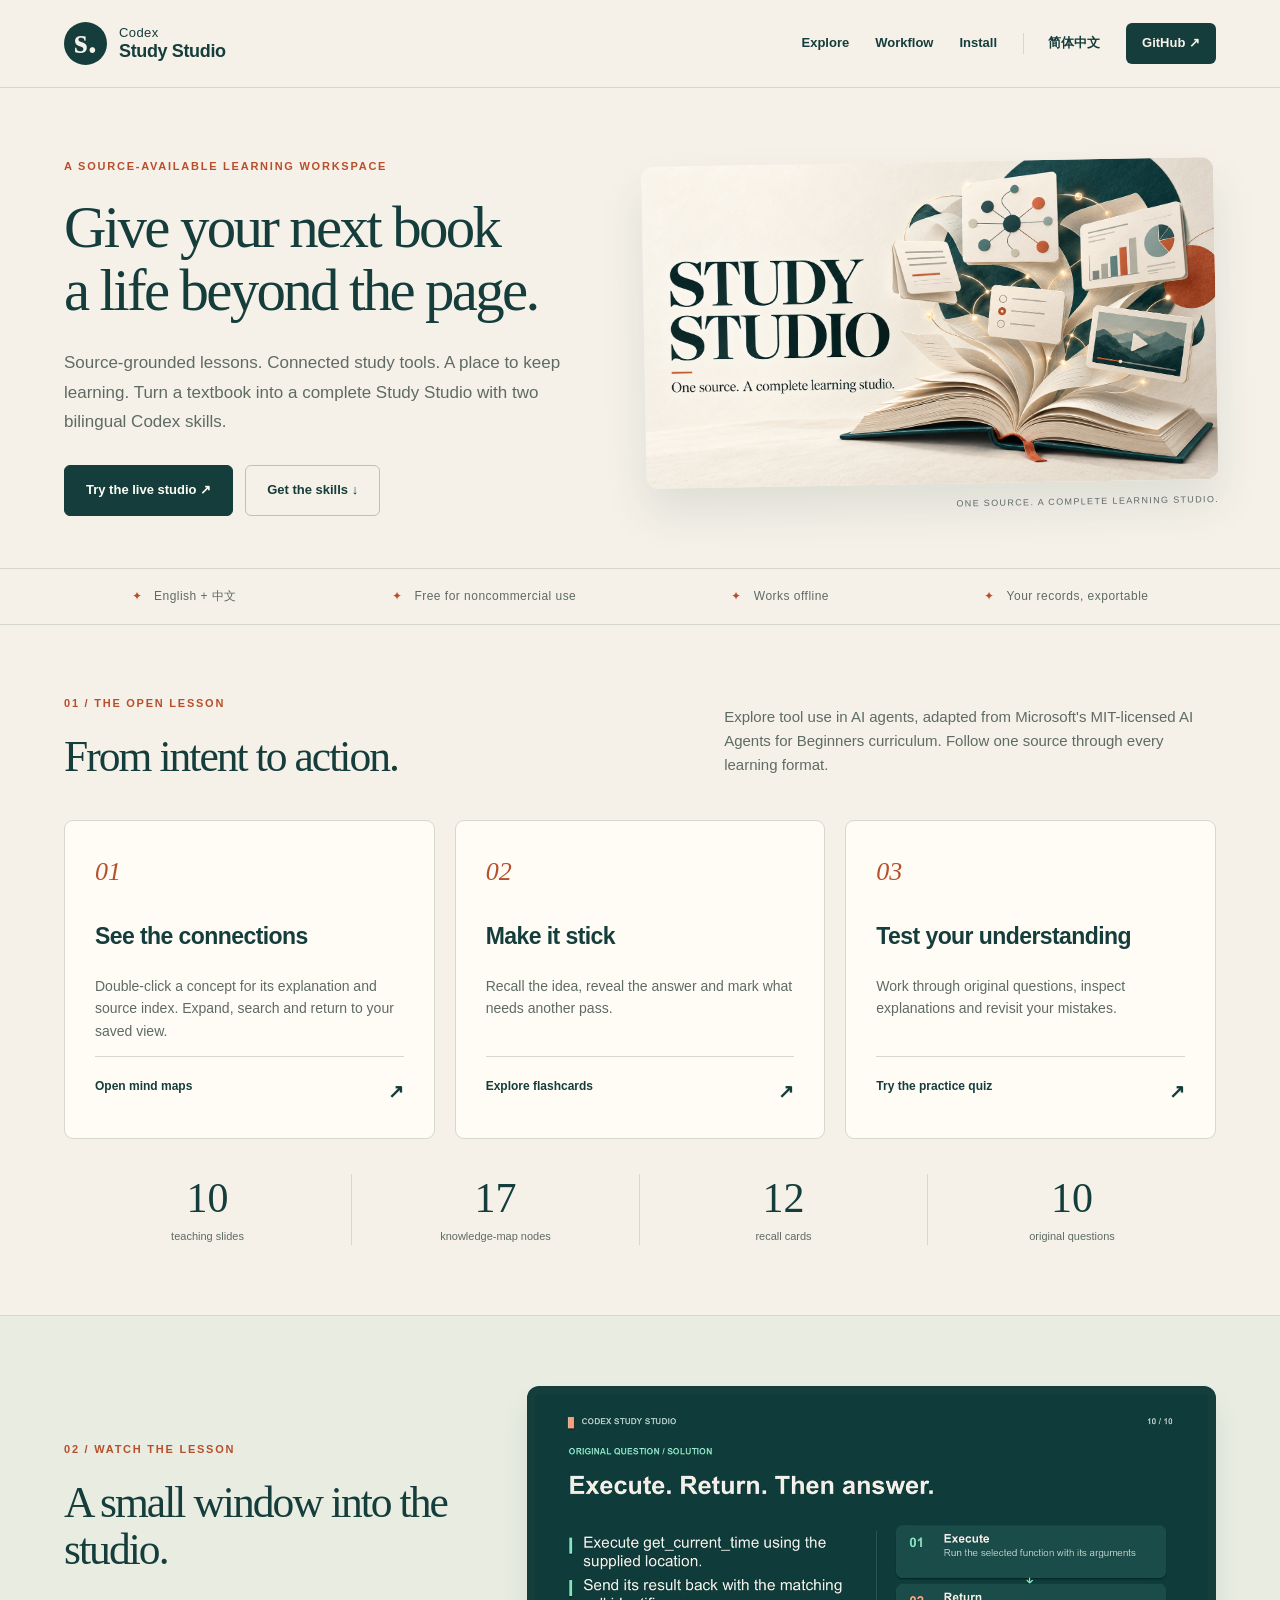
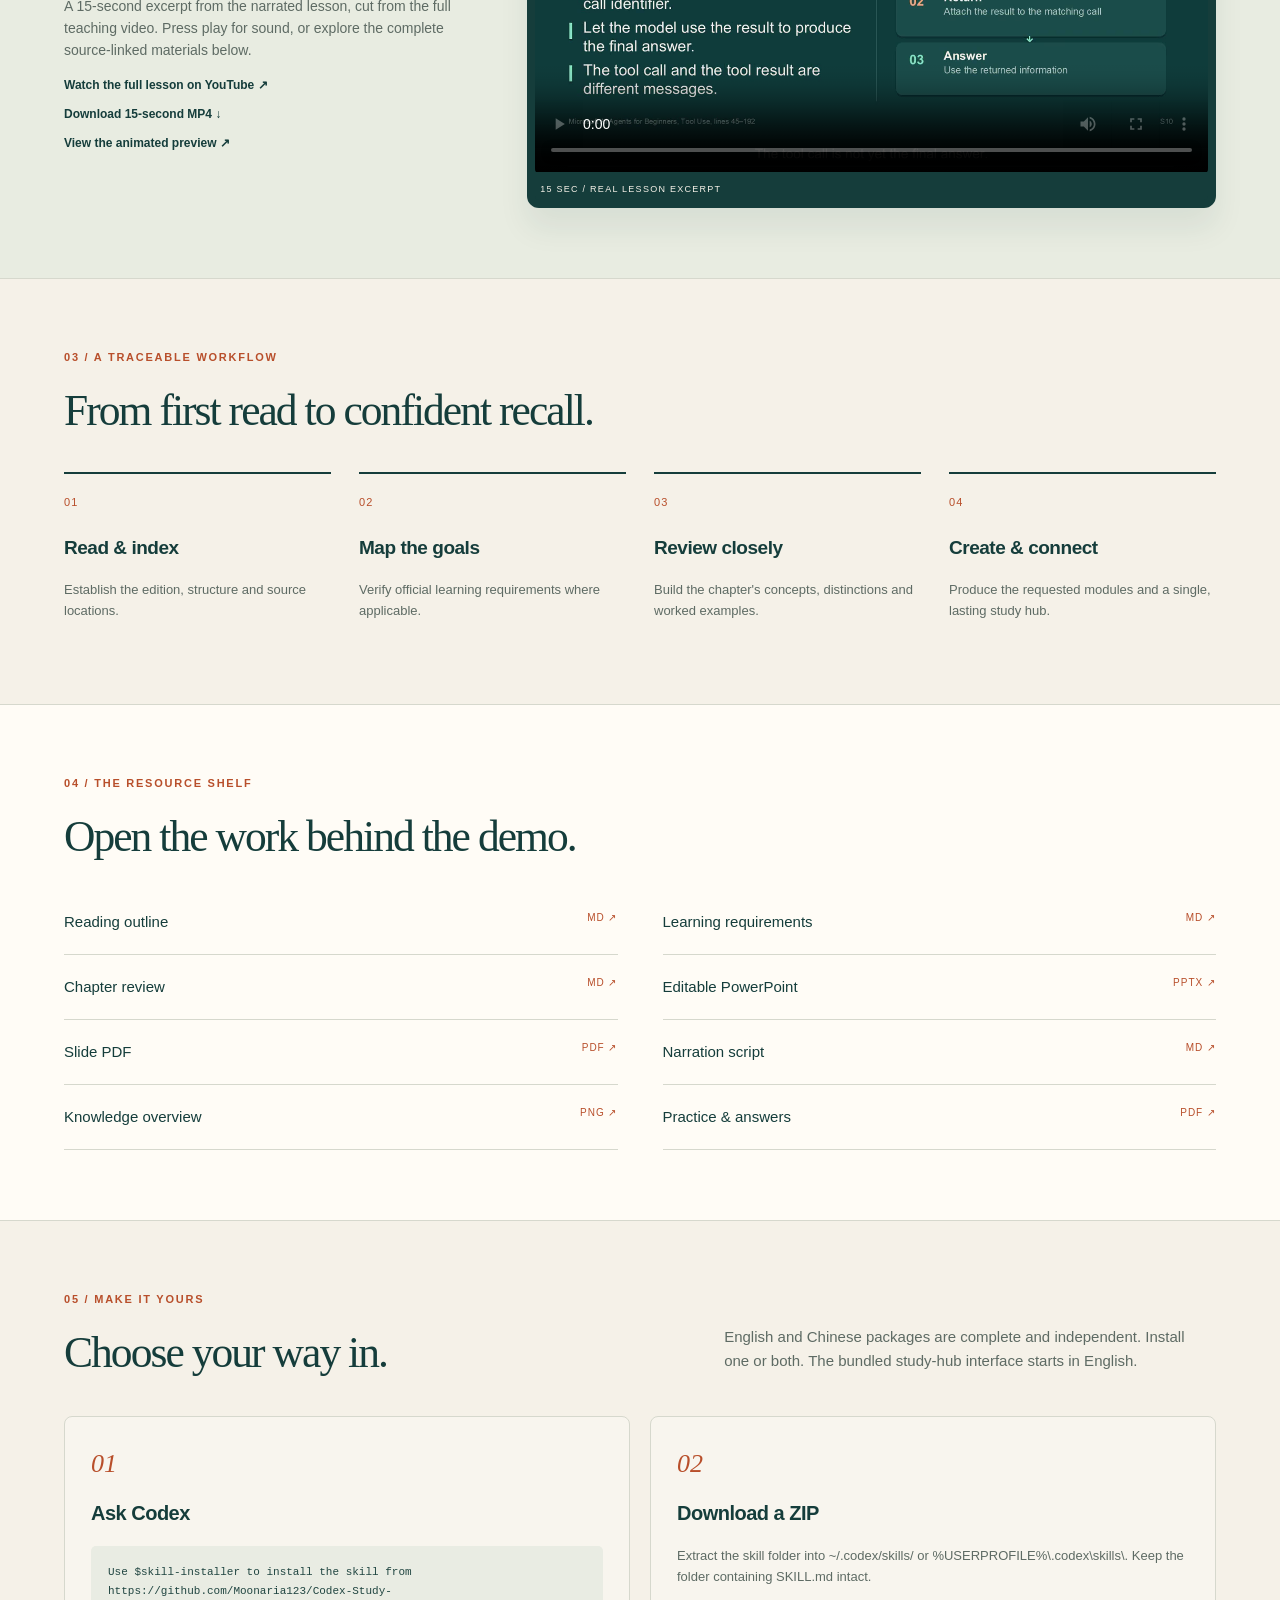
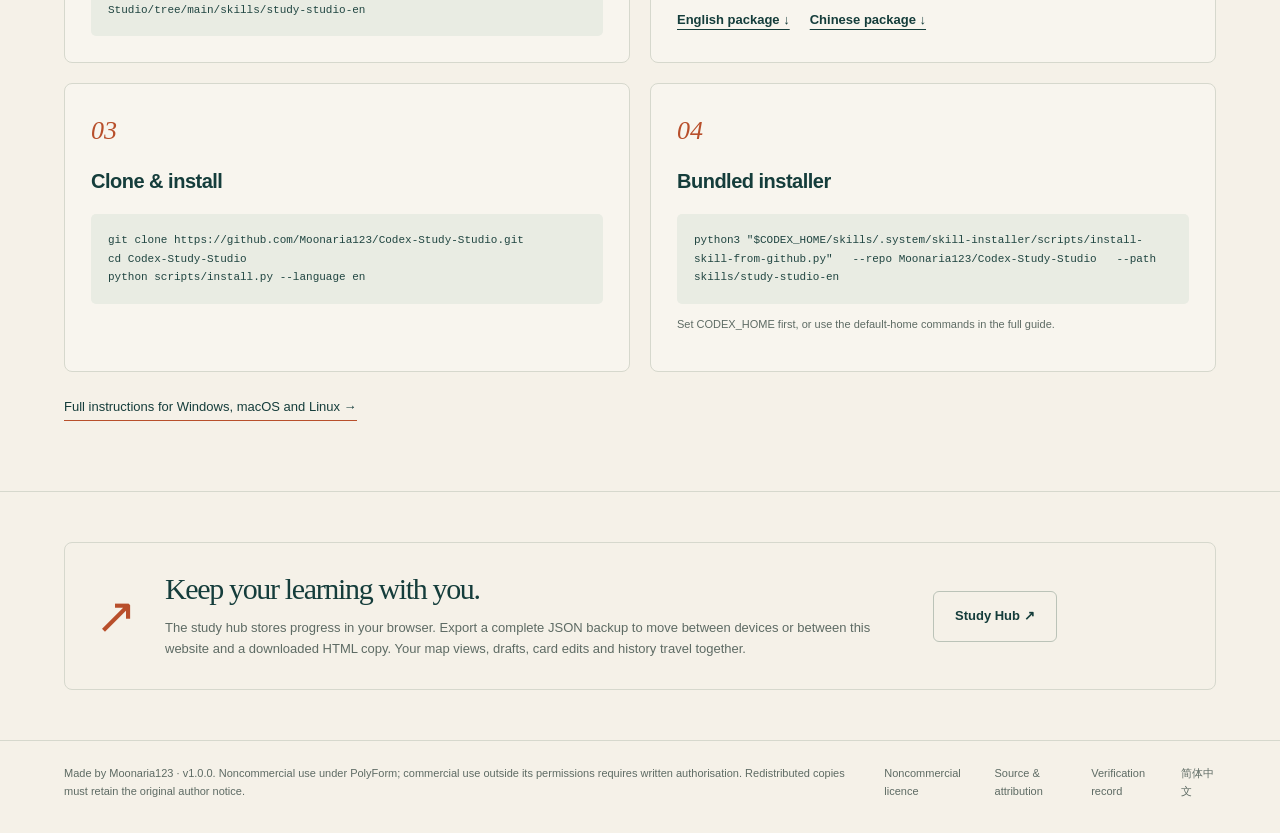
<file: docs/index.html>
<!doctype html>
<html lang="en"><head><meta charset="utf-8"><meta name="viewport" content="width=device-width, initial-scale=1"><meta name="description" content="Codex Study Studio turns source material into connected learning resources. English and Chinese skills, editable slides, narrated lessons and a portable study hub."><meta name="theme-color" content="#103e3c"><meta property="og:title" content="Codex Study Studio"><meta property="og:image" content="https://moonaria123.github.io/Codex-Study-Studio/assets/hero.png"><title>Codex Study Studio · A SOURCE-AVAILABLE LEARNING WORKSPACE</title><link rel="stylesheet" href="assets/site.css"></head>
<body><a class="skip" href="#main">Skip to content</a><header class="topbar"><a class="brand" href="index.html"><span class="brand-mark">s.</span><span>Codex <b>Study Studio</b></span></a><nav aria-label="Main navigation"><a href="#explore">Explore</a><a href="#workflow">Workflow</a><a href="#install">Install</a><a class="language" href="zh.html" lang="zh-CN">简体中文</a><a href="https://github.com/Moonaria123/Codex-Study-Studio" class="nav-github">GitHub ↗</a></nav></header>
<main id="main"><section class="hero"><div class="hero-copy"><p class="eyebrow">A SOURCE-AVAILABLE LEARNING WORKSPACE</p><h1>Give your next book<br>a life beyond the page.</h1><p class="lede">Source-grounded lessons. Connected study tools. A place to keep learning. Turn a textbook into a complete Study Studio with two bilingual Codex skills.</p><div class="actions"><a class="button primary" href="demo/StudyHub.html">Try the live studio ↗</a><a class="button secondary" href="#install">Get the skills ↓</a></div></div><figure class="hero-art"><img src="assets/hero.png" alt="Study Studio: an open book connected to knowledge maps, flashcards, slides and video" width="1672" height="941"><figcaption>ONE SOURCE. A COMPLETE LEARNING STUDIO.</figcaption></figure></section>
<div class="qualities"><span>English + 中文</span><span>Free for noncommercial use</span><span>Works offline</span><span>Your records, exportable</span></div>
<section id="explore" class="section"><div class="section-heading"><div><p class="eyebrow">01 / THE OPEN LESSON</p><h2>From intent to action.</h2></div><p>Explore tool use in AI agents, adapted from Microsoft's MIT-licensed AI Agents for Beginners curriculum. Follow one source through every learning format.</p></div><div class="tool-grid"><a class="tool-card" href="demo/StudyHub.html"><span class="card-no">01</span><h3>See the connections</h3><p>Double-click a concept for its explanation and source index. Expand, search and return to your saved view.</p><span class="text-link">Open mind maps <b>↗</b></span></a><a class="tool-card" href="demo/StudyHub.html"><span class="card-no">02</span><h3>Make it stick</h3><p>Recall the idea, reveal the answer and mark what needs another pass.</p><span class="text-link">Explore flashcards <b>↗</b></span></a><a class="tool-card" href="demo/StudyHub.html"><span class="card-no">03</span><h3>Test your understanding</h3><p>Work through original questions, inspect explanations and revisit your mistakes.</p><span class="text-link">Try the practice quiz <b>↗</b></span></a></div><div class="metrics"><div><strong>10</strong><span>teaching slides</span></div><div><strong>17</strong><span>knowledge-map nodes</span></div><div><strong>12</strong><span>recall cards</span></div><div><strong>10</strong><span>original questions</span></div></div></section>
<section id="watch" class="watch section"><div class="watch-copy"><p class="eyebrow">02 / WATCH THE LESSON</p><h2>A small window into the studio.</h2><p>A 15-second excerpt from the narrated lesson, cut from the full teaching video. Press play for sound, or explore the complete source-linked materials below.</p><div class="watch-links"><a href="https://www.youtube.com/watch?v=aLF_IylZ3y8">Watch the full lesson on YouTube ↗</a><a href="demo/Lecture_Preview_15s.mp4" download>Download 15-second MP4 ↓</a><a href="assets/preview.gif">View the animated preview ↗</a></div></div><div class="video-frame"><video controls playsinline preload="metadata" poster="assets/preview-poster.png" aria-label="15-second AI agent tool-use teaching video"><source src="demo/Lecture_Preview_15s.mp4" type="video/mp4"><a href="demo/Lecture_Preview_15s.mp4">Download video</a></video><span class="video-tag">15 SEC / REAL LESSON EXCERPT</span></div></section>
<section id="workflow" class="section"><p class="eyebrow">03 / A TRACEABLE WORKFLOW</p><h2>From first read to confident recall.</h2><div class="steps"><article><span class="step-no">01</span><h3>Read & index</h3><p>Establish the edition, structure and source locations.</p></article><article><span class="step-no">02</span><h3>Map the goals</h3><p>Verify official learning requirements where applicable.</p></article><article><span class="step-no">03</span><h3>Review closely</h3><p>Build the chapter's concepts, distinctions and worked examples.</p></article><article><span class="step-no">04</span><h3>Create & connect</h3><p>Produce the requested modules and a single, lasting study hub.</p></article></div></section>
<section id="resources" class="section shelf"><p class="eyebrow">04 / THE RESOURCE SHELF</p><h2>Open the work behind the demo.</h2><div class="resource-grid"><a href="https://github.com/Moonaria123/Codex-Study-Studio/blob/main/examples/ai-agents-tool-use/Outline.md"><span>Reading outline</span><small>MD ↗</small></a><a href="https://github.com/Moonaria123/Codex-Study-Studio/blob/main/examples/ai-agents-tool-use/Syllabus.md"><span>Learning requirements</span><small>MD ↗</small></a><a href="https://github.com/Moonaria123/Codex-Study-Studio/blob/main/examples/ai-agents-tool-use/Chapter%2004%20-%20Tool%20Use/CharpterReview.md"><span>Chapter review</span><small>MD ↗</small></a><a href="https://github.com/Moonaria123/Codex-Study-Studio/blob/main/examples/ai-agents-tool-use/Chapter%2004%20-%20Tool%20Use/Lecture.pptx"><span>Editable PowerPoint</span><small>PPTX ↗</small></a><a href="https://github.com/Moonaria123/Codex-Study-Studio/blob/main/examples/ai-agents-tool-use/Chapter%2004%20-%20Tool%20Use/Lecture.pdf"><span>Slide PDF</span><small>PDF ↗</small></a><a href="https://github.com/Moonaria123/Codex-Study-Studio/blob/main/examples/ai-agents-tool-use/Chapter%2004%20-%20Tool%20Use/LectureScript.md"><span>Narration script</span><small>MD ↗</small></a><a href="https://github.com/Moonaria123/Codex-Study-Studio/blob/main/examples/ai-agents-tool-use/Chapter%2004%20-%20Tool%20Use/Knowledge_Overview.png"><span>Knowledge overview</span><small>PNG ↗</small></a><a href="https://github.com/Moonaria123/Codex-Study-Studio/blob/main/examples/ai-agents-tool-use/Chapter%2004%20-%20Tool%20Use/Practice_and_Answers.pdf"><span>Practice & answers</span><small>PDF ↗</small></a></div></section>
<section id="install" class="section"><div class="section-heading"><div><p class="eyebrow">05 / MAKE IT YOURS</p><h2>Choose your way in.</h2></div><p>English and Chinese packages are complete and independent. Install one or both. The bundled study-hub interface starts in English.</p></div><div class="install-grid"><article><span class="card-no">01</span><h3>Ask Codex</h3><pre><code>Use $skill-installer to install the skill from
https://github.com/Moonaria123/Codex-Study-Studio/tree/main/skills/study-studio-en</code></pre></article><article><span class="card-no">02</span><h3>Download a ZIP</h3><p>Extract the skill folder into ~/.codex/skills/ or %USERPROFILE%\.codex\skills\. Keep the folder containing SKILL.md intact.</p><div class="zip-links"><a href="https://moonaria123.github.io/Codex-Study-Studio/downloads/study-studio-en.zip">English package ↓</a><a href="https://moonaria123.github.io/Codex-Study-Studio/downloads/study-studio-zh.zip">Chinese package ↓</a></div></article><article><span class="card-no">03</span><h3>Clone & install</h3><pre><code>git clone https://github.com/Moonaria123/Codex-Study-Studio.git
cd Codex-Study-Studio
python scripts/install.py --language en</code></pre></article><article><span class="card-no">04</span><h3>Bundled installer</h3><pre><code>python3 "$CODEX_HOME/skills/.system/skill-installer/scripts/install-skill-from-github.py"   --repo Moonaria123/Codex-Study-Studio   --path skills/study-studio-en</code></pre><p class="small">Set CODEX_HOME first, or use the default-home commands in the full guide.</p></article></div><a class="guide-link" href="https://github.com/Moonaria123/Codex-Study-Studio/blob/main/README.md">Full instructions for Windows, macOS and Linux →</a></section>
<aside class="records"><span class="record-symbol">↗</span><div><h2>Keep your learning with you.</h2><p>The study hub stores progress in your browser. Export a complete JSON backup to move between devices or between this website and a downloaded HTML copy. Your map views, drafts, card edits and history travel together.</p></div><a class="button secondary" href="demo/StudyHub.html">Study Hub ↗</a></aside></main>
<footer><p>Made by Moonaria123 · v1.0.0. Noncommercial use under PolyForm; commercial use outside its permissions requires written authorisation. Redistributed copies must retain the original author notice.</p><div><a href="https://github.com/Moonaria123/Codex-Study-Studio/blob/main/LICENSING.md">Noncommercial licence</a><a href="https://github.com/Moonaria123/Codex-Study-Studio/blob/main/NOTICE.md">Source & attribution</a><a href="https://github.com/Moonaria123/Codex-Study-Studio/blob/main/verification/README.md">Verification record</a><a href="zh.html">简体中文</a></div></footer></body></html>
</file>
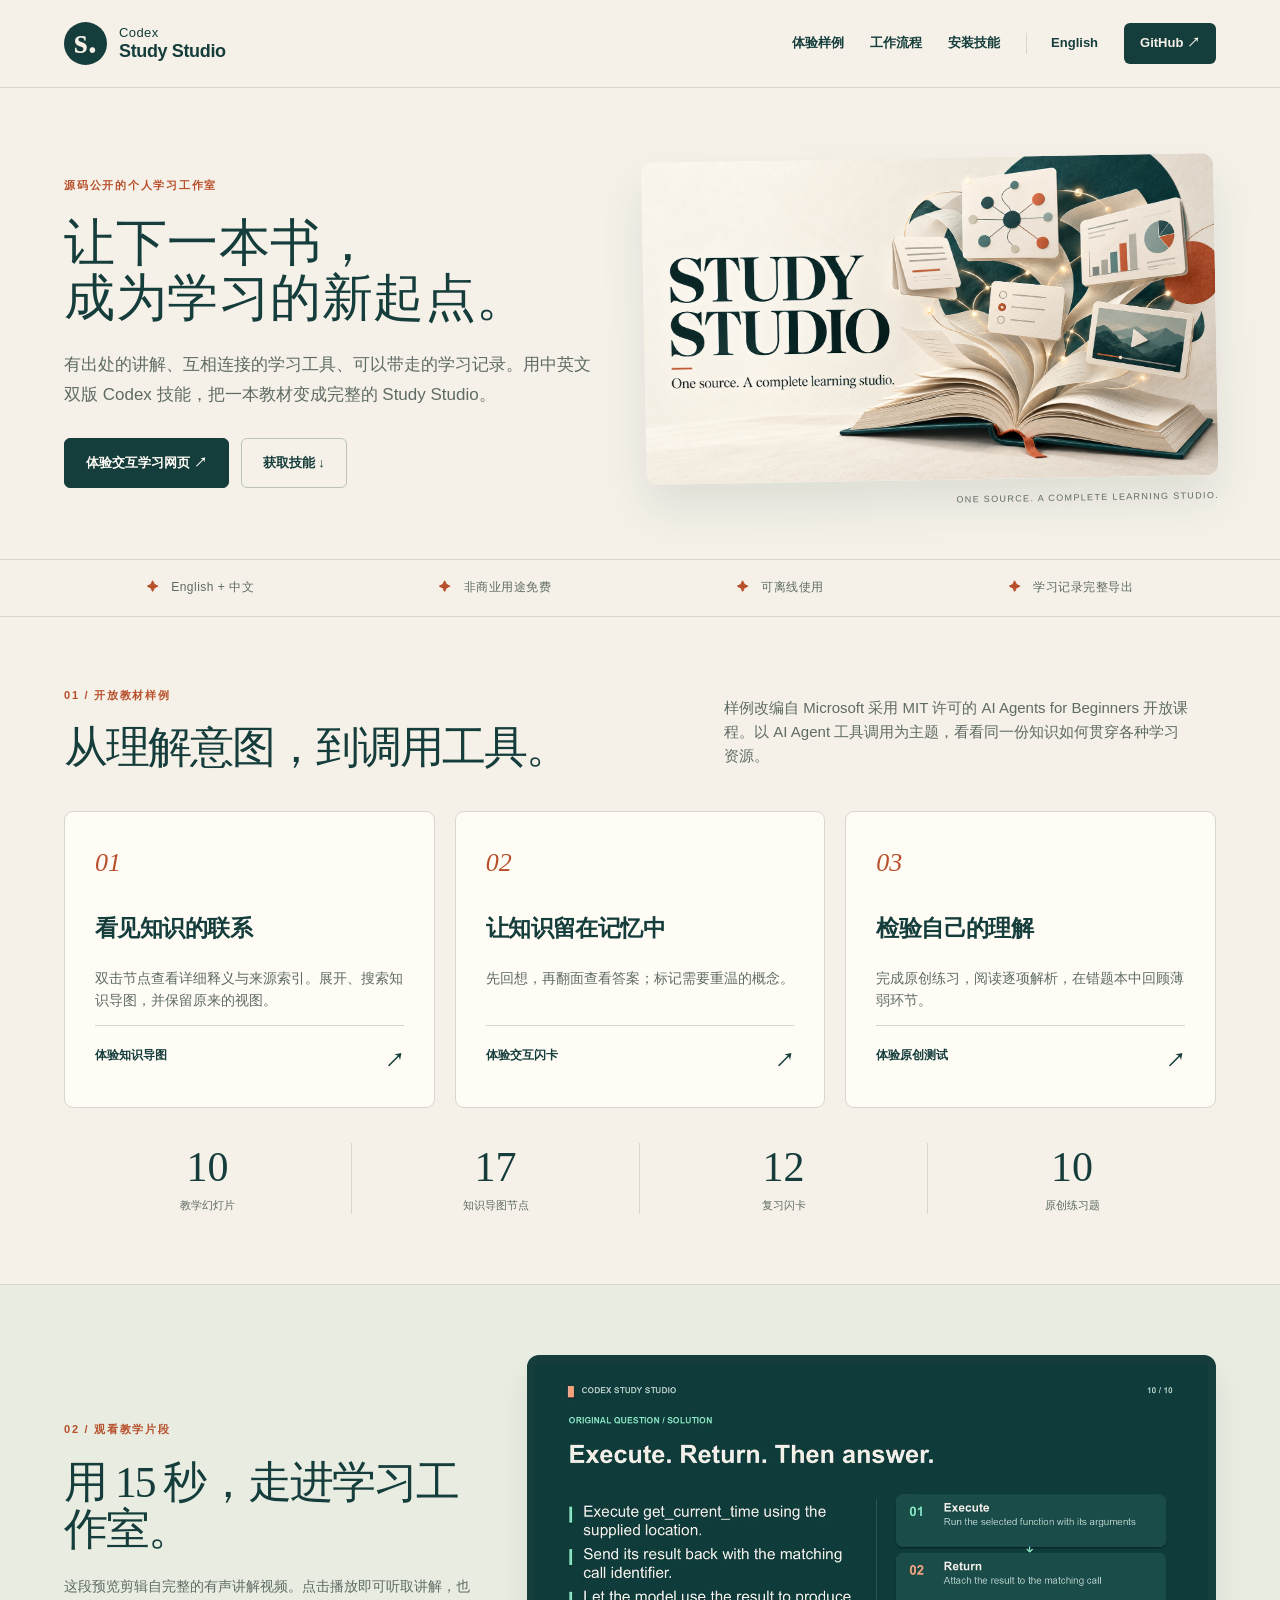
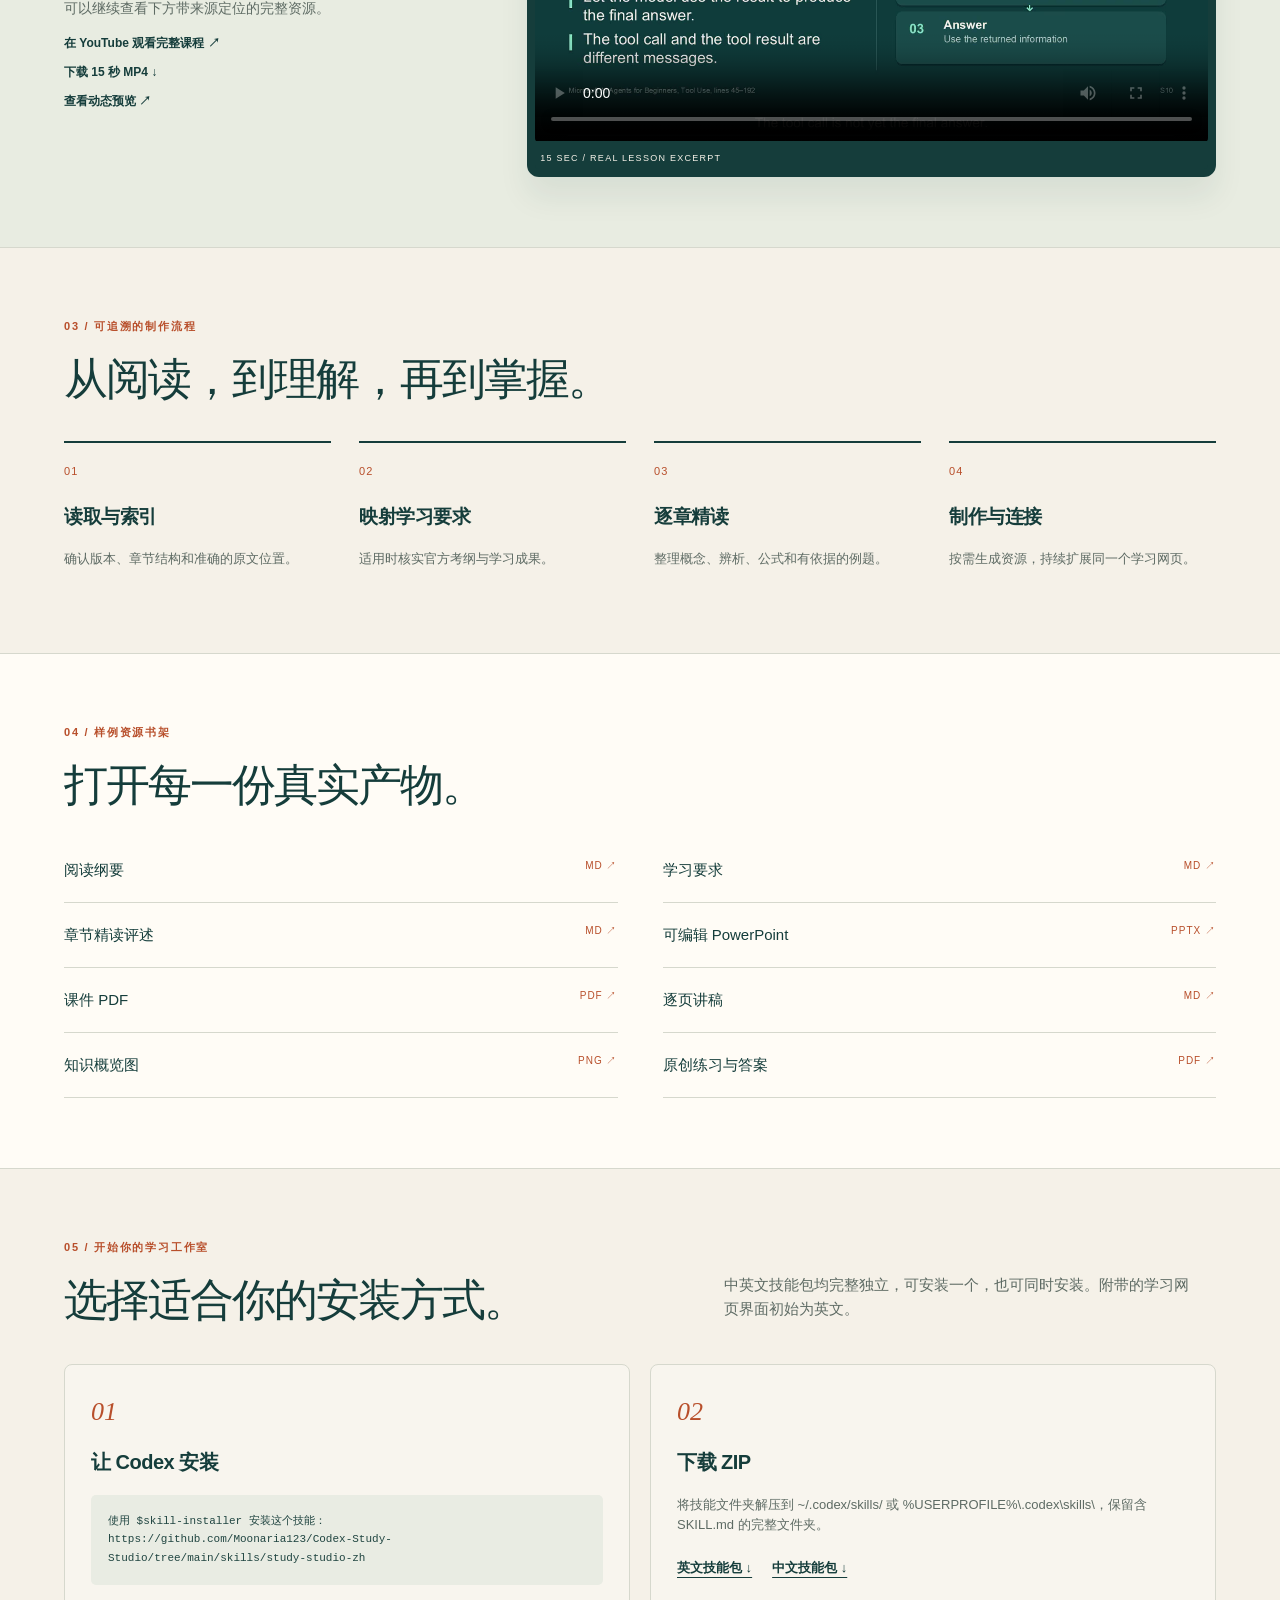
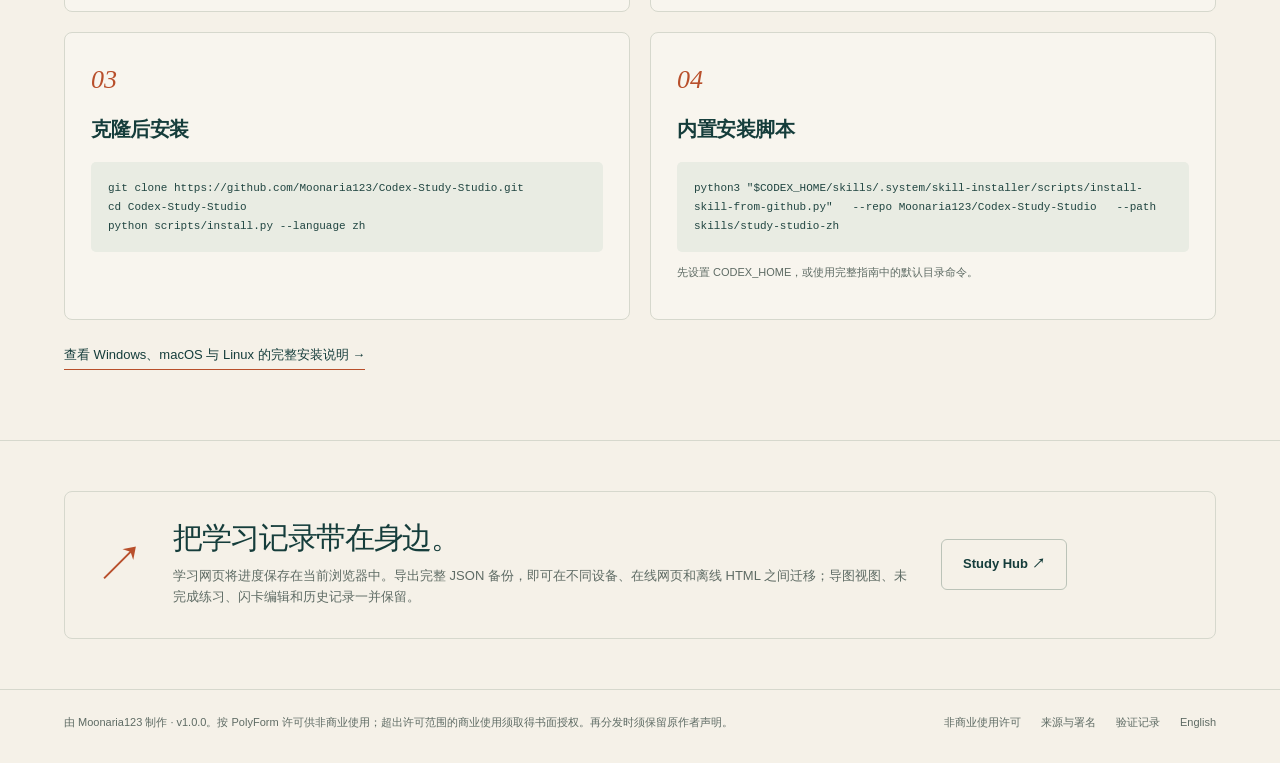
<file: docs/zh.html>
<!doctype html>
<html lang="zh-CN"><head><meta charset="utf-8"><meta name="viewport" content="width=device-width, initial-scale=1"><meta name="description" content="Codex Study Studio turns source material into connected learning resources. English and Chinese skills, editable slides, narrated lessons and a portable study hub."><meta name="theme-color" content="#103e3c"><meta property="og:title" content="Codex Study Studio"><meta property="og:image" content="https://moonaria123.github.io/Codex-Study-Studio/assets/hero.png"><title>Codex Study Studio · 源码公开的个人学习工作室</title><link rel="stylesheet" href="assets/site.css"></head>
<body><a class="skip" href="#main">Skip to content</a><header class="topbar"><a class="brand" href="index.html"><span class="brand-mark">s.</span><span>Codex <b>Study Studio</b></span></a><nav aria-label="Main navigation"><a href="#explore">体验样例</a><a href="#workflow">工作流程</a><a href="#install">安装技能</a><a class="language" href="index.html" lang="en">English</a><a href="https://github.com/Moonaria123/Codex-Study-Studio" class="nav-github">GitHub ↗</a></nav></header>
<main id="main"><section class="hero"><div class="hero-copy"><p class="eyebrow">源码公开的个人学习工作室</p><h1>让下一本书，<br>成为学习的新起点。</h1><p class="lede">有出处的讲解、互相连接的学习工具、可以带走的学习记录。用中英文双版 Codex 技能，把一本教材变成完整的 Study Studio。</p><div class="actions"><a class="button primary" href="demo/StudyHub.html">体验交互学习网页 ↗</a><a class="button secondary" href="#install">获取技能 ↓</a></div></div><figure class="hero-art"><img src="assets/hero.png" alt="Study Studio: an open book connected to knowledge maps, flashcards, slides and video" width="1672" height="941"><figcaption>ONE SOURCE. A COMPLETE LEARNING STUDIO.</figcaption></figure></section>
<div class="qualities"><span>English + 中文</span><span>非商业用途免费</span><span>可离线使用</span><span>学习记录完整导出</span></div>
<section id="explore" class="section"><div class="section-heading"><div><p class="eyebrow">01 / 开放教材样例</p><h2>从理解意图，到调用工具。</h2></div><p>样例改编自 Microsoft 采用 MIT 许可的 AI Agents for Beginners 开放课程。以 AI Agent 工具调用为主题，看看同一份知识如何贯穿各种学习资源。</p></div><div class="tool-grid"><a class="tool-card" href="demo/StudyHub.html"><span class="card-no">01</span><h3>看见知识的联系</h3><p>双击节点查看详细释义与来源索引。展开、搜索知识导图，并保留原来的视图。</p><span class="text-link">体验知识导图 <b>↗</b></span></a><a class="tool-card" href="demo/StudyHub.html"><span class="card-no">02</span><h3>让知识留在记忆中</h3><p>先回想，再翻面查看答案；标记需要重温的概念。</p><span class="text-link">体验交互闪卡 <b>↗</b></span></a><a class="tool-card" href="demo/StudyHub.html"><span class="card-no">03</span><h3>检验自己的理解</h3><p>完成原创练习，阅读逐项解析，在错题本中回顾薄弱环节。</p><span class="text-link">体验原创测试 <b>↗</b></span></a></div><div class="metrics"><div><strong>10</strong><span>教学幻灯片</span></div><div><strong>17</strong><span>知识导图节点</span></div><div><strong>12</strong><span>复习闪卡</span></div><div><strong>10</strong><span>原创练习题</span></div></div></section>
<section id="watch" class="watch section"><div class="watch-copy"><p class="eyebrow">02 / 观看教学片段</p><h2>用 15 秒，走进学习工作室。</h2><p>这段预览剪辑自完整的有声讲解视频。点击播放即可听取讲解，也可以继续查看下方带来源定位的完整资源。</p><div class="watch-links"><a href="https://www.youtube.com/watch?v=aLF_IylZ3y8">在 YouTube 观看完整课程 ↗</a><a href="demo/Lecture_Preview_15s.mp4" download>下载 15 秒 MP4 ↓</a><a href="assets/preview.gif">查看动态预览 ↗</a></div></div><div class="video-frame"><video controls playsinline preload="metadata" poster="assets/preview-poster.png" aria-label="15-second AI agent tool-use teaching video"><source src="demo/Lecture_Preview_15s.mp4" type="video/mp4"><a href="demo/Lecture_Preview_15s.mp4">Download video</a></video><span class="video-tag">15 SEC / REAL LESSON EXCERPT</span></div></section>
<section id="workflow" class="section"><p class="eyebrow">03 / 可追溯的制作流程</p><h2>从阅读，到理解，再到掌握。</h2><div class="steps"><article><span class="step-no">01</span><h3>读取与索引</h3><p>确认版本、章节结构和准确的原文位置。</p></article><article><span class="step-no">02</span><h3>映射学习要求</h3><p>适用时核实官方考纲与学习成果。</p></article><article><span class="step-no">03</span><h3>逐章精读</h3><p>整理概念、辨析、公式和有依据的例题。</p></article><article><span class="step-no">04</span><h3>制作与连接</h3><p>按需生成资源，持续扩展同一个学习网页。</p></article></div></section>
<section id="resources" class="section shelf"><p class="eyebrow">04 / 样例资源书架</p><h2>打开每一份真实产物。</h2><div class="resource-grid"><a href="https://github.com/Moonaria123/Codex-Study-Studio/blob/main/examples/ai-agents-tool-use/Outline.md"><span>阅读纲要</span><small>MD ↗</small></a><a href="https://github.com/Moonaria123/Codex-Study-Studio/blob/main/examples/ai-agents-tool-use/Syllabus.md"><span>学习要求</span><small>MD ↗</small></a><a href="https://github.com/Moonaria123/Codex-Study-Studio/blob/main/examples/ai-agents-tool-use/Chapter%2004%20-%20Tool%20Use/CharpterReview.md"><span>章节精读评述</span><small>MD ↗</small></a><a href="https://github.com/Moonaria123/Codex-Study-Studio/blob/main/examples/ai-agents-tool-use/Chapter%2004%20-%20Tool%20Use/Lecture.pptx"><span>可编辑 PowerPoint</span><small>PPTX ↗</small></a><a href="https://github.com/Moonaria123/Codex-Study-Studio/blob/main/examples/ai-agents-tool-use/Chapter%2004%20-%20Tool%20Use/Lecture.pdf"><span>课件 PDF</span><small>PDF ↗</small></a><a href="https://github.com/Moonaria123/Codex-Study-Studio/blob/main/examples/ai-agents-tool-use/Chapter%2004%20-%20Tool%20Use/LectureScript.md"><span>逐页讲稿</span><small>MD ↗</small></a><a href="https://github.com/Moonaria123/Codex-Study-Studio/blob/main/examples/ai-agents-tool-use/Chapter%2004%20-%20Tool%20Use/Knowledge_Overview.png"><span>知识概览图</span><small>PNG ↗</small></a><a href="https://github.com/Moonaria123/Codex-Study-Studio/blob/main/examples/ai-agents-tool-use/Chapter%2004%20-%20Tool%20Use/Practice_and_Answers.pdf"><span>原创练习与答案</span><small>PDF ↗</small></a></div></section>
<section id="install" class="section"><div class="section-heading"><div><p class="eyebrow">05 / 开始你的学习工作室</p><h2>选择适合你的安装方式。</h2></div><p>中英文技能包均完整独立，可安装一个，也可同时安装。附带的学习网页界面初始为英文。</p></div><div class="install-grid"><article><span class="card-no">01</span><h3>让 Codex 安装</h3><pre><code>使用 $skill-installer 安装这个技能：
https://github.com/Moonaria123/Codex-Study-Studio/tree/main/skills/study-studio-zh</code></pre></article><article><span class="card-no">02</span><h3>下载 ZIP</h3><p>将技能文件夹解压到 ~/.codex/skills/ 或 %USERPROFILE%\.codex\skills\，保留含 SKILL.md 的完整文件夹。</p><div class="zip-links"><a href="https://moonaria123.github.io/Codex-Study-Studio/downloads/study-studio-en.zip">英文技能包 ↓</a><a href="https://moonaria123.github.io/Codex-Study-Studio/downloads/study-studio-zh.zip">中文技能包 ↓</a></div></article><article><span class="card-no">03</span><h3>克隆后安装</h3><pre><code>git clone https://github.com/Moonaria123/Codex-Study-Studio.git
cd Codex-Study-Studio
python scripts/install.py --language zh</code></pre></article><article><span class="card-no">04</span><h3>内置安装脚本</h3><pre><code>python3 "$CODEX_HOME/skills/.system/skill-installer/scripts/install-skill-from-github.py"   --repo Moonaria123/Codex-Study-Studio   --path skills/study-studio-zh</code></pre><p class="small">先设置 CODEX_HOME，或使用完整指南中的默认目录命令。</p></article></div><a class="guide-link" href="https://github.com/Moonaria123/Codex-Study-Studio/blob/main/README.zh-CN.md">查看 Windows、macOS 与 Linux 的完整安装说明 →</a></section>
<aside class="records"><span class="record-symbol">↗</span><div><h2>把学习记录带在身边。</h2><p>学习网页将进度保存在当前浏览器中。导出完整 JSON 备份，即可在不同设备、在线网页和离线 HTML 之间迁移；导图视图、未完成练习、闪卡编辑和历史记录一并保留。</p></div><a class="button secondary" href="demo/StudyHub.html">Study Hub ↗</a></aside></main>
<footer><p>由 Moonaria123 制作 · v1.0.0。按 PolyForm 许可供非商业使用；超出许可范围的商业使用须取得书面授权。再分发时须保留原作者声明。</p><div><a href="https://github.com/Moonaria123/Codex-Study-Studio/blob/main/LICENSING.md">非商业使用许可</a><a href="https://github.com/Moonaria123/Codex-Study-Studio/blob/main/NOTICE.md">来源与署名</a><a href="https://github.com/Moonaria123/Codex-Study-Studio/blob/main/verification/README.md">验证记录</a><a href="index.html">English</a></div></footer></body></html>
</file>
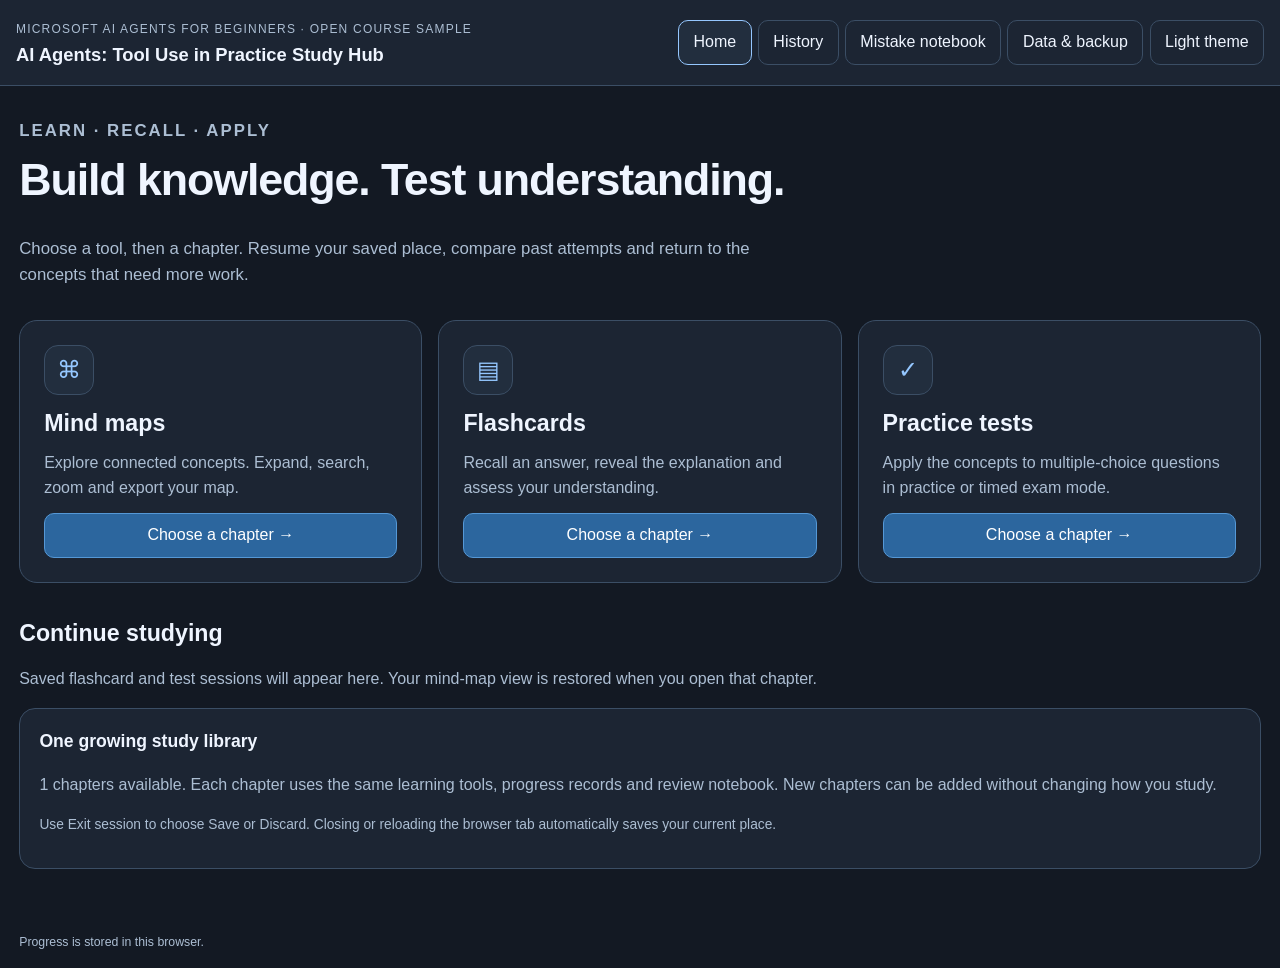
<file: docs/demo/StudyHub.html>
<!doctype html><html lang="en"><head><meta charset="utf-8"><meta name="viewport" content="width=device-width,initial-scale=1"><meta name="description" content="AI Agents: Tool Use in Practice learning hub with mind maps, flashcards, quizzes, saved progress, history and a mistake notebook."><title>AI Agents: Tool Use in Practice · Study Hub</title><style>:root{color-scheme:dark;--bg:#131923;--panel:#1c2533;--card:#222e3e;--ink:#eff5ff;--muted:#acbed3;--line:#3b4e65;--accent:#95c7ff;--good:#90d7b4;--warn:#f2ce90;--bad:#f3a2a8}body.light{color-scheme:light;--bg:#f1f5f8;--panel:#fff;--card:#eaf1f7;--ink:#19324b;--muted:#526b83;--line:#b8cbdc;--accent:#175e9e;--good:#176543;--warn:#81520a;--bad:#a72739}*{box-sizing:border-box}body{margin:0;background:var(--bg);color:var(--ink);font:16px/1.55 Arial,Helvetica,sans-serif}button,input,select,textarea{font:inherit}button,.button{border:1px solid var(--line);background:var(--panel);color:var(--ink);border-radius:10px;min-height:44px;padding:.55rem .9rem;cursor:pointer}button:hover{border-color:var(--accent)}button:disabled{opacity:.45;cursor:default}button.primary{background:#2c669e;border-color:#5598d6;color:white}button.danger{color:var(--bad)}input,select,textarea{border:1px solid var(--line);background:var(--bg);color:var(--ink);border-radius:8px;min-height:44px;padding:.5rem .7rem}button:focus-visible,input:focus-visible,select:focus-visible,summary:focus-visible,a:focus-visible{outline:3px solid var(--warn);outline-offset:3px}[hidden]{display:none!important}a{color:var(--accent)}h1,h2,h3,p{margin-top:0}h1{font-size:clamp(1.8rem,4vw,2.8rem);line-height:1.16;letter-spacing:-.025em}h2{font-size:1.45rem;line-height:1.3}h3{font-size:1.1rem}.hub-header{background:var(--panel);border-bottom:1px solid var(--line);padding:1rem max(1rem,calc((100vw - 1340px)/2));display:flex;align-items:center;justify-content:space-between;gap:1rem;flex-wrap:wrap}.hub-brand{border:0;text-align:left;padding:0;background:transparent;min-height:0}.hub-brand strong{display:block;font-size:1.15rem}.hub-brand span{font-size:.75rem;letter-spacing:.1em;color:var(--muted)}.hub-nav{display:flex;gap:.4rem;flex-wrap:wrap}.hub-nav button[aria-current=page]{background:var(--card);border-color:var(--accent)}.hub-main{max-width:1340px;margin:auto;padding:2rem 1.2rem}.hub-main.wide{max-width:none;padding:1rem}.eyebrow{font-size:.75rem;color:var(--accent);letter-spacing:.12em;text-transform:uppercase;font-weight:700;margin-bottom:.6rem}.muted,.small{color:var(--muted)}.small{font-size:.86rem}.hub-hero{max-width:920px;margin-bottom:2rem}.hub-hero p{font-size:1.05rem;color:var(--muted);max-width:760px}.hub-grid{display:grid;grid-template-columns:repeat(3,minmax(0,1fr));gap:1rem}.hub-tile{display:flex;flex-direction:column;gap:.8rem;padding:1.5rem;border:1px solid var(--line);border-radius:18px;background:var(--panel);text-align:left}.hub-tile p{color:var(--muted);margin:0;flex:1}.hub-tile h2{margin:0}.hub-tile .tile-icon{width:50px;height:50px;border:1px solid var(--line);border-radius:14px;display:grid;place-items:center;color:var(--accent);font-size:1.5rem;background:var(--card)}.hub-section{margin-top:2.2rem}.hub-flex{display:flex;align-items:center;gap:.7rem;flex-wrap:wrap}.hub-spread{justify-content:space-between}.hub-panel{background:var(--panel);border:1px solid var(--line);border-radius:16px;padding:1.2rem;margin:1rem 0}.hub-list{display:grid;gap:.8rem}.hub-row{padding:1rem 1.2rem;background:var(--panel);border:1px solid var(--line);border-radius:12px;display:flex;align-items:center;justify-content:space-between;gap:1rem;flex-wrap:wrap}.hub-row h3,.hub-row p{margin:0}.hub-row p{font-size:.88rem;color:var(--muted)}.hub-actions{display:flex;gap:.55rem;flex-wrap:wrap}.hub-badge{font-size:.76rem;padding:.15rem .6rem;border-radius:20px;background:var(--card);color:var(--accent);border:1px solid var(--line)}.hub-session-bar{display:flex;justify-content:space-between;align-items:center;gap:.75rem;flex-wrap:wrap;padding:.75rem 1rem;margin-bottom:1rem;border:1px solid var(--line);border-radius:12px;background:var(--panel)}.hub-session-bar h1{font-size:1.2rem;margin:0}.hub-session-bar .small{margin:0}.hub-module{min-width:0}.hub-toast{position:fixed;bottom:18px;left:50%;transform:translateX(-50%);z-index:50;max-width:min(90vw,800px);padding:.7rem 1rem;background:var(--ink);color:var(--bg);border-radius:10px;box-shadow:0 6px 30px #0005;font-size:.9rem}.hub-storage{max-width:1340px;margin:1rem auto;padding:0 1.2rem;color:var(--muted);font-size:.77rem}.hub-warning{padding:.8rem 1rem;border:1px solid var(--warn);border-radius:10px;color:var(--warn);background:var(--panel);margin:1rem auto;max-width:1300px}.hub-dialog{width:min(590px,calc(100% - 2rem));max-height:90dvh;overflow:auto;background:var(--panel);color:var(--ink);border:1px solid var(--line);border-radius:18px;padding:1.5rem}.hub-dialog::backdrop{background:#07101bc2}.hub-dialog p{white-space:pre-wrap;color:var(--muted)}.hub-dialog .hub-actions{justify-content:flex-end;margin-top:1.3rem}.hub-filter{display:flex;gap:1rem;flex-wrap:wrap;align-items:end;margin:1rem 0}.hub-filter label{display:grid;gap:.35rem;color:var(--muted);font-size:.85rem}.hub-filter select{min-width:175px}.hub-stat-grid{display:grid;grid-template-columns:repeat(4,minmax(0,1fr));gap:.75rem}.hub-stat{padding:1rem;background:var(--card);border-radius:12px}.hub-stat strong{display:block;font-size:1.6rem;color:var(--accent)}.hub-stat span{font-size:.85rem;color:var(--muted)}.snapshot-item{border:1px solid var(--line);border-radius:14px;padding:1.3rem;margin:1rem 0;background:var(--panel);overflow-wrap:anywhere}.snapshot-item h3{margin:.6rem 0}.snapshot-item p{white-space:pre-wrap;margin:.6rem 0}.snapshot-item ol{padding-left:1.5rem}.snapshot-meta{display:flex;gap:.6rem;align-items:center;flex-wrap:wrap;font-size:.8rem;color:var(--muted)}.answer-option{padding:.7rem .85rem;border:1px solid var(--line);border-radius:8px;margin:.5rem 0;white-space:pre-wrap}.answer-option.correct-option{border-color:var(--good);background:#36795520}.answer-option.wrong-option{border-color:var(--bad);background:#a0445520}.verdict{font-weight:700;color:var(--accent)}.verdict.correct{color:var(--good)}.verdict.incorrect{color:var(--bad)}.snapshot-explanation{border-top:1px solid var(--line);margin-top:1rem;padding-top:1rem}.snapshot-explanation h4{margin:1rem 0 .3rem}.snapshot-explanation .source{font-size:.85rem;color:var(--muted)}.print-heading{display:none}.empty-state{padding:2rem;text-align:center;border:1px dashed var(--line);border-radius:16px;color:var(--muted)}.hub-data-actions{display:flex;gap:.7rem;flex-wrap:wrap;margin:1rem 0}.hub-note{border-left:3px solid var(--accent);padding:.6rem 1rem;background:var(--card)}
@media(max-width:800px){.hub-grid{grid-template-columns:1fr}.hub-header{padding:1rem}.hub-main{padding:1.2rem .8rem}.hub-main.wide{padding:.7rem}.hub-tile{padding:1.1rem}.hub-nav button{padding:.45rem .65rem;font-size:.85rem}.hub-stat-grid{grid-template-columns:repeat(2,1fr)}.hub-session-bar{padding:.7rem}.hub-session-bar .hub-actions{width:100%}.hub-session-bar .hub-actions button{flex:1}.hub-row{align-items:flex-start}.snapshot-item{padding:1rem}.hub-filter label{flex:1;min-width:140px}.hub-filter select{min-width:0;width:100%}.hub-dialog .hub-actions{flex-direction:column}.hub-dialog .hub-actions button{width:100%}}
@media print{:root{color-scheme:light}@page{size:A4;margin:15mm}body{background:white!important;color:#152a3e!important;font:11pt/1.45 Arial,sans-serif}.hub-header,.hub-storage,.hub-warning,.hub-toast,.no-print,.hub-filter,.hub-dialog,.hub-session-bar{display:none!important}.hub-main{max-width:none;padding:0;margin:0}.print-heading{display:block;margin-bottom:16pt}.snapshot-item{break-inside:avoid-page;background:white!important;border:1px solid #9aabba;border-radius:0;margin:0 0 12pt;padding:10pt}.snapshot-item h3{font-size:13pt}.snapshot-item p,.snapshot-meta,.snapshot-explanation .source,.muted,.small{color:#243e55!important}.snapshot-explanation{border-color:#aebac4}.answer-option{background:white!important;border-color:#aebac4}.answer-option.correct-option{border:2px solid #236542}.answer-option.wrong-option{border:2px dashed #a32839}.verdict.correct{color:#165c35}.verdict.incorrect{color:#9a2034}.hub-stat-grid,.hub-panel{background:white!important}.hub-stat{background:#f0f3f6!important}.hub-stat strong{color:#193f63}.hub-badge{color:#16334d;background:white;border-color:#9aabba}a{color:#19334a;text-decoration:none}h1{font-size:20pt}}

.hub-main:focus{outline:none}

@media print{body,body.light{--accent:#193f63;--muted:#334e68;--ink:#152a3e;--line:#9aabba}.mistake-entry,.snapshot-item{break-inside:auto}.mistake-entry>.hub-flex,.snapshot-meta,.snapshot-item h3,.snapshot-explanation h4{break-after:avoid-page}.answer-option{break-inside:avoid-page}.hub-hero p{color:#334e68!important}}

.mm-app{height:clamp(500px,78dvh,920px);display:flex;flex-direction:column;color:var(--ink);background:var(--bg);border:1px solid var(--line);border-radius:14px;overflow:hidden;font:15px/1.5 Arial,Helvetica,sans-serif}
.mm-app *{box-sizing:border-box}.mm-app [hidden]{display:none!important}.mm-app button,.mm-app input{font:inherit;min-width:0}.mm-app button{min-height:40px;padding:.45rem .7rem;border:1px solid var(--line);border-radius:9px;background:var(--panel);color:var(--ink);cursor:pointer}.mm-app button:hover:not(:disabled){border-color:var(--accent);background:var(--card)}.mm-app button:disabled{opacity:.42;cursor:default}.mm-app input[type=search]{min-height:40px;padding:.5rem .7rem;border:1px solid var(--line);border-radius:9px;background:var(--card);color:var(--ink)}.mm-app button:focus-visible,.mm-app input:focus-visible,.mm-app summary:focus-visible{outline:3px solid var(--warn,#edbd69);outline-offset:2px}
.mm-header{padding:1rem 1.25rem .75rem;border-bottom:1px solid var(--line)}.mm-eyebrow{font-size:.7rem;letter-spacing:.1em;text-transform:uppercase;color:var(--muted);margin:0 0 .25rem}.mm-title{font-size:1.15rem;line-height:1.3;margin:0 0 .75rem;font-weight:600}.mm-tools{display:flex;align-items:center;gap:.5rem;flex-wrap:wrap}.mm-search-group{display:flex;gap:.35rem;align-items:center;flex:1 1 300px;min-width:0}.mm-search-group input{flex:1;width:100%;max-width:440px}.mm-tool-group{display:flex;gap:.35rem;align-items:center;flex-wrap:wrap}.mm-export-menu{position:relative}.mm-export-menu summary{border:1px solid var(--line);border-radius:9px;padding:.45rem .7rem;cursor:pointer;min-height:40px}.mm-export-box{position:absolute;right:0;top:calc(100% + 8px);z-index:5;background:var(--panel);border:1px solid var(--line);border-radius:12px;padding:1rem;width:255px;max-width:calc(100vw - 2rem);box-shadow:0 12px 40px #0005}.mm-export-box label{display:flex;gap:.5rem;align-items:center;margin-bottom:.7rem}.mm-export-box input{width:18px;height:18px;accent-color:var(--accent)}.mm-export-box p{font-size:.8rem;color:var(--muted);margin:.65rem 0 0}.mm-status-row{display:flex;justify-content:space-between;gap:1rem;flex-wrap:wrap;font-size:.78rem;color:var(--muted);margin-top:.55rem;min-height:20px}.mm-zoom-level{min-width:46px;text-align:center;font-size:.8rem;font-variant-numeric:tabular-nums}
.mm-workspace{flex:1;display:flex;min-height:0;position:relative}.mm-stage{flex:1;min-width:0;position:relative;overflow:hidden;background:var(--bg)}.mm-map-svg{display:block;width:100%;height:100%;touch-action:none;cursor:grab;user-select:none}.mm-map-svg.mm-dragging{cursor:grabbing}.mm-map-svg [data-node-id]{cursor:pointer;outline:none}.mm-map-svg [data-node-id]:focus>rect{stroke:var(--warn,#ffd575);stroke-width:4}.mm-hint-strip{position:absolute;bottom:12px;left:12px;max-width:calc(100% - 24px);border:1px solid var(--line);padding:.35rem .65rem;border-radius:20px;background:var(--panel);color:var(--muted);font-size:.72rem;pointer-events:none}.mm-details-panel{width:min(390px,35vw);flex:0 0 min(390px,35vw);border-left:1px solid var(--line);background:var(--panel);padding:1.2rem;overflow:auto;overscroll-behavior:contain;overflow-wrap:anywhere}.mm-details-heading{display:flex;align-items:flex-start;justify-content:space-between;gap:.8rem}.mm-details-heading h3{font-size:1.1rem;margin:0 0 1rem;line-height:1.4}.mm-details-panel h4{font-size:.9rem;color:var(--accent);margin:1.2rem 0 .35rem}.mm-details-panel p{white-space:pre-wrap;margin:.4rem 0 1rem}.mm-detail-summary{font-weight:600}.mm-source{font-size:.85rem;color:var(--muted);border-top:1px solid var(--line);padding-top:1rem}.mm-source h4{margin-top:0}.mm-source a{display:inline-flex;min-height:40px;align-items:center;color:var(--accent);text-decoration:underline;text-underline-offset:3px}.mm-details-heading button{flex:0 0 auto}.mm-sr-only{position:absolute;width:1px;height:1px;overflow:hidden;clip:rect(0,0,0,0);white-space:nowrap}.mm-error{padding:1.5rem}
@media(max-width:760px){.mm-header{padding:.8rem}.mm-title{font-size:1rem}.mm-search-group{flex-basis:100%}.mm-tools{gap:.4rem}.mm-details-panel{position:fixed;bottom:0;left:0;right:0;width:auto;height:min(75dvh,620px);max-height:75dvh;border-left:0;border-top:1px solid var(--line);border-radius:16px 16px 0 0;box-shadow:0 -12px 30px #0005;z-index:20;padding:1rem 1rem calc(1rem + env(safe-area-inset-bottom))}.mm-details-heading{position:sticky;top:-1rem;background:var(--panel);padding:.5rem 0}.mm-hint-strip{font-size:.65rem}.mm-status-row{gap:.3rem}.mm-export-box{right:0}.mm-tool-group button{padding:.4rem .6rem}}
@media(max-width:420px){.mm-eyebrow{font-size:.65rem}.mm-header{padding:.65rem}.mm-tools button{font-size:.83rem}.mm-status-row{font-size:.7rem}.mm-hint-strip{display:none}}

.fc-root{max-width:1120px;margin:0 auto;padding:1.1rem;color:var(--ink);line-height:1.55;overflow-wrap:anywhere}
.fc-root *{box-sizing:border-box}
.fc-root [hidden]{display:none!important}
.fc-root h2,.fc-root h3,.fc-root h4,.fc-root p{margin-top:0}
.fc-root button,.fc-root input,.fc-root select,.fc-root textarea{font:inherit;color:var(--ink)}
.fc-root button,.fc-root select,.fc-root summary{min-height:44px;border:1px solid var(--line);border-radius:10px;padding:.55rem .8rem;background:var(--panel);cursor:pointer;max-width:100%}
.fc-root button{white-space:normal}
.fc-root button:hover:not(:disabled),.fc-root summary:hover{border-color:var(--accent)}
.fc-root button:disabled{opacity:.45;cursor:default}
.fc-root button:focus-visible,.fc-root input:focus-visible,.fc-root select:focus-visible,.fc-root textarea:focus-visible,.fc-root summary:focus-visible,.fc-root .fc-card:focus-visible{outline:3px solid var(--accent);outline-offset:3px}
.fc-root input,.fc-root textarea{width:100%;min-width:0;background:var(--bg);border:1px solid var(--line);border-radius:8px;padding:.6rem .75rem;min-height:44px}
.fc-root textarea{resize:vertical}
.fc-root .fc-primary{background:var(--accent);color:var(--bg);font-weight:700;border-color:var(--accent)}
.fc-root .fc-heading{display:flex;justify-content:space-between;align-items:flex-start;gap:1rem;flex-wrap:wrap;margin-bottom:.8rem}
.fc-root .fc-heading>div{min-width:0;flex:1 1 250px}
.fc-root .fc-heading h2{font-size:1.5rem;margin-bottom:.3rem}
.fc-root .fc-eyebrow{font-size:.75rem;text-transform:uppercase;letter-spacing:.08em;color:var(--muted);margin-bottom:.3rem}
.fc-root .fc-subtitle{font-size:.9rem;color:var(--muted);margin-bottom:0}
.fc-root .fc-toolbar{display:flex;align-items:end;gap:.8rem;flex-wrap:wrap;border-block:1px solid var(--line);padding:.85rem 0}
.fc-root .fc-toolbar>label:not(.fc-check){display:grid;gap:.25rem;font-size:.85rem;min-width:140px;max-width:260px;flex:1 1 150px}
.fc-root .fc-toolbar select{width:100%;min-width:0}
.fc-root .fc-check{display:flex;align-items:center;gap:.5rem;font-size:.9rem;min-height:44px}
.fc-root .fc-check input{width:19px;min-height:19px;height:19px;accent-color:var(--accent);flex-shrink:0}
.fc-root .fc-manage{margin-left:auto;position:relative}
.fc-root .fc-manage summary{font-size:.9rem}
.fc-root .fc-manage-options{position:absolute;right:0;top:calc(100% + 8px);z-index:10;width:290px;max-width:calc(100vw - 3rem);display:grid;gap:.45rem;background:var(--panel);padding:.85rem;border:1px solid var(--line);border-radius:12px;box-shadow:0 12px 32px #0004}
.fc-root .fc-manage-options p{font-size:.8rem;color:var(--muted);margin-bottom:.3rem}
.fc-root .fc-manage-options button{text-align:left}
.fc-root .fc-library-notice{background:var(--panel);border:1px solid var(--warn);border-left:4px solid var(--warn);border-radius:8px;padding:.7rem 1rem;margin:.7rem 0;font-size:.9rem}
.fc-root .fc-status{color:var(--muted);font-size:.85rem;min-height:1.6rem;margin:.6rem 0}
.fc-root .fc-summary{display:flex;justify-content:space-between;align-items:center;gap:.6rem;flex-wrap:wrap;font-size:.85rem;color:var(--muted);margin:.5rem 0}
.fc-root .fc-counts{display:flex;gap:1rem;flex-wrap:wrap}
.fc-root .fc-counts strong{color:var(--ink)}
.fc-root .fc-progress{display:block;width:100%;height:7px;margin:.75rem 0 1rem;accent-color:var(--good)}
.fc-root .fc-card{background:var(--card);border:1px solid var(--line);border-radius:22px;max-width:960px;margin:0 auto;padding:1.4rem 1.8rem;min-height:340px;cursor:pointer;box-shadow:0 10px 32px #0001}
.fc-root .fc-card-meta{display:flex;justify-content:space-between;align-items:center;gap:.7rem;flex-wrap:wrap;font-size:.8rem;color:var(--muted);margin-bottom:1.2rem}
.fc-root .fc-rating-badge{border:1px solid var(--line);border-radius:20px;padding:.2rem .65rem;white-space:nowrap}
.fc-root .fc-front,.fc-root .fc-back{min-height:190px}
.fc-root .fc-front{display:flex;flex-direction:column;justify-content:center}
.fc-root .fc-question,.fc-root .fc-answer{font-size:clamp(1.2rem,2.3vw,1.8rem);line-height:1.55;font-weight:500;white-space:pre-wrap;text-align:center;margin:0}
.fc-root .fc-topic{font-size:.9rem;color:var(--muted);text-align:center;margin-bottom:.7rem}
.fc-root .fc-hint{color:var(--warn);border-left:3px solid var(--warn);padding:.6rem .9rem;margin:1.2rem 0 0;white-space:pre-wrap;font-size:1rem}
.fc-root .fc-explanation{border-top:1px solid var(--line);margin-top:1.3rem;padding-top:1rem;font-size:1rem;cursor:auto}
.fc-root .fc-explanation summary{background:transparent;border:0;border-radius:4px;padding:.3rem 0;color:var(--accent);font-weight:600}
.fc-root .fc-explanation p{white-space:pre-wrap;margin:.75rem 0}
.fc-root .fc-explanation h4{margin:1rem 0 .25rem;font-size:1rem;color:var(--accent)}
.fc-root .fc-source{font-size:.85rem;color:var(--muted);padding-top:.7rem;border-top:1px solid var(--line)}
.fc-root .fc-card-actions{display:flex;justify-content:space-between;align-items:center;gap:.75rem;flex-wrap:wrap;margin-top:1.2rem}
.fc-root .fc-card-actions>div{display:flex;gap:.6rem;flex-wrap:wrap}
.fc-root .fc-flip-guidance{font-size:.8rem;color:var(--muted)}
.fc-root .fc-navigation{display:flex;align-items:center;justify-content:space-between;gap:.75rem;flex-wrap:wrap;margin:1rem 0}
.fc-root .fc-rating-actions{display:flex;justify-content:center;gap:.7rem;flex:1;flex-wrap:wrap}
.fc-root .fc-known{color:var(--good);border-color:var(--good)}
.fc-root .fc-review{color:var(--warn);border-color:var(--warn)}
.fc-root .fc-secondary{display:flex;justify-content:center;gap:.7rem;flex-wrap:wrap}
.fc-root .fc-help{font-size:.8rem;color:var(--muted);text-align:center;margin:1.1rem 0}
.fc-root .fc-empty{padding:2rem 1rem;text-align:center;background:var(--panel);border:1px solid var(--line);border-radius:16px}
.fc-root .fc-editor{background:var(--panel);color:var(--ink);border:1px solid var(--line);border-radius:16px;width:min(700px,calc(100vw - 2rem));max-height:90dvh;overflow:auto;padding:1.25rem;box-shadow:0 20px 60px #0005}
.fc-root .fc-editor::backdrop{background:#101725ae}
.fc-root .fc-editor:not([open]){display:none}
.fc-root .fc-editor-heading{display:flex;align-items:flex-start;justify-content:space-between;gap:.75rem}
.fc-root .fc-editor-heading h3{font-size:1.25rem}
.fc-root .fc-editor-form>p{font-size:.85rem;color:var(--muted)}
.fc-root .fc-editor-form label{display:block;font-size:.85rem;color:var(--muted);margin:.7rem 0}
.fc-root .fc-editor-form input,.fc-root .fc-editor-form textarea{margin-top:.3rem;font-size:1rem}
.fc-root .fc-form-grid{display:grid;grid-template-columns:1fr 1fr;gap:.8rem}
.fc-root .fc-editor-actions{display:flex;justify-content:flex-end;gap:.7rem;flex-wrap:wrap;margin-top:1rem}
.fc-root .fc-editor-error{color:var(--bad)!important;min-height:1.3rem}
@media(max-width:650px){.fc-root{padding:.75rem}.fc-root .fc-heading{gap:.7rem}.fc-root .fc-heading>div{flex-basis:100%}.fc-root .fc-heading h2{font-size:1.3rem}.fc-root .fc-toolbar{display:grid;grid-template-columns:minmax(0,1fr) minmax(0,1fr);gap:.65rem}.fc-root .fc-toolbar>label:not(.fc-check){min-width:0;max-width:none}.fc-root .fc-check{font-size:.8rem}.fc-root .fc-manage{margin:0;min-width:0;justify-self:stretch}.fc-root .fc-manage summary{font-size:.8rem}.fc-root .fc-card{padding:1rem;min-height:320px;border-radius:16px}.fc-root .fc-card-meta{font-size:.75rem}.fc-root .fc-navigation{display:grid;grid-template-columns:minmax(0,1fr) minmax(0,1fr);gap:.6rem}.fc-root .fc-rating-actions{grid-column:1 / -1;grid-row:1;display:grid;grid-template-columns:1fr 1fr}.fc-root .fc-navigation>button{width:100%}.fc-root .fc-secondary{gap:.5rem}.fc-root .fc-secondary button{font-size:.85rem}.fc-root .fc-form-grid{grid-template-columns:1fr;gap:0}.fc-root .fc-counts{gap:.7rem}.fc-root .fc-question,.fc-root .fc-answer{font-size:1.2rem}.fc-root .fc-card-actions>div{flex:1 1 100%;min-width:0}.fc-root .fc-card-actions button{flex:1;white-space:nowrap;overflow-wrap:normal}}
@media(prefers-reduced-motion:reduce){.fc-root *{scroll-behavior:auto!important}}

.qz-module {
  color: var(--ink);
  width: 100%;
  max-width: 1280px;
  margin: 0 auto;
  line-height: 1.6;
  overflow-wrap: anywhere;
}
.qz-module *, .qz-module *::before, .qz-module *::after { box-sizing: border-box; }
.qz-module h2, .qz-module h3, .qz-module h4 { line-height: 1.3; color: var(--ink); }
.qz-module h2 { margin: 0; font-size: clamp(1.3rem, 3vw, 1.7rem); }
.qz-module h3 { margin: 0 0 .7rem; font-size: 1.1rem; }
.qz-module h4 { margin: 1.3rem 0 .4rem; font-size: 1rem; }
.qz-module p { margin: .6rem 0; }
.qz-module button, .qz-module select, .qz-module input { font: inherit; }
.qz-module button, .qz-module select { min-height: 44px; }
.qz-module button:focus-visible, .qz-module select:focus-visible, .qz-module input:focus-visible,
.qz-module [tabindex="-1"]:focus-visible { outline: 3px solid var(--accent); outline-offset: 3px; }
.qz-module button:disabled { opacity: .55; cursor: not-allowed; }
.qz-module select {
  max-width: 100%;
  border: 1px solid var(--line);
  border-radius: 9px;
  background: var(--card);
  color: var(--ink);
  padding: .45rem .65rem;
}
.qz-toolbar { display: flex; flex-wrap: wrap; align-items: center; gap: .7rem 1rem; }
.qz-mode-label { display: flex; align-items: center; gap: .5rem; font-weight: 600; }
.qz-clock { font-variant-numeric: tabular-nums; color: var(--muted); font-weight: 650; }
.qz-clock.qz-urgent { color: var(--warn); }
.qz-toolbar > .qz-primary { margin-left: auto; }
.qz-button {
  padding: .55rem .9rem;
  border: 1px solid var(--line);
  border-radius: 9px;
  background: var(--card);
  color: var(--ink);
  cursor: pointer;
  font-weight: 600;
  line-height: 1.35;
}
.qz-button:not(:disabled):hover { border-color: var(--accent); }
.qz-primary { border: 2px solid var(--accent); box-shadow: inset 0 -2px 0 var(--accent); }
.qz-summary { color: var(--ink); font-weight: 650; }
.qz-instructions, .qz-progress-text, .qz-position, .qz-source, .qz-legend,
.qz-empty-filter, .qz-locked { color: var(--muted); font-size: .9rem; }
.qz-module progress { display: block; width: 100%; height: 8px; margin: .65rem 0 1.3rem; accent-color: var(--accent); }
.qz-layout { display: grid; grid-template-columns: minmax(180px, 230px) minmax(0, 1fr); gap: 1.25rem; align-items: start; }
.qz-navigator { padding: 1rem; background: var(--panel); border: 1px solid var(--line); border-radius: 14px; min-width: 0; }
.qz-filter-label { display: grid; gap: .3rem; font-size: .9rem; }
.qz-grid { display: grid; grid-template-columns: repeat(4, minmax(0, 1fr)); gap: .4rem; margin-top: .8rem; }
.qz-jump {
  display: flex;
  flex-direction: column;
  align-items: center;
  justify-content: center;
  gap: 0;
  min-width: 0;
  min-height: 48px;
  padding: .2rem;
  border: 1px solid var(--line);
  border-radius: 8px;
  background: var(--card);
  color: var(--ink);
  cursor: pointer;
  line-height: 1.2;
  font-weight: 650;
}
.qz-jump.qz-answered { border-bottom: 3px solid var(--good); }
.qz-jump.qz-flagged { border-top: 3px solid var(--warn); }
.qz-jump[aria-current="step"] { outline: 2px solid var(--accent); outline-offset: 1px; }
.qz-nav-status { color: var(--muted); font-size: .75rem; min-height: 1em; }
.qz-jump.qz-flagged .qz-nav-status { color: var(--warn); }
.qz-question { min-width: 0; padding: clamp(1rem, 3vw, 1.75rem); border: 1px solid var(--line); border-radius: 14px; background: var(--panel); }
.qz-heading-row { display: flex; align-items: center; justify-content: space-between; flex-wrap: wrap; gap: .5rem; }
.qz-mark { border: 1px solid var(--line); border-radius: 6px; padding: .1rem .5rem; color: var(--muted); font-size: .9rem; white-space: nowrap; }
.qz-topic { font-weight: 650; color: var(--accent); }
.qz-scenario { margin: 1.1rem 0; padding: 1rem; background: var(--card); border-left: 3px solid var(--accent); border-radius: 0 9px 9px 0; }
.qz-scenario h3 { margin-bottom: .4rem; font-size: 1rem; }
.qz-stem { font-weight: 650; font-size: 1.05rem; }
.qz-prose, .qz-option-text, .qz-stem, .qz-statements li { white-space: pre-wrap; }
.qz-statements { list-style-type: upper-roman; padding-left: 2.2rem; margin: .9rem 0 1.2rem; }
.qz-statements li { padding-left: .2rem; margin: .65rem 0; }
.qz-options { min-width: 0; margin: 1.15rem 0 1rem; padding: 0; border: 0; }
.qz-options legend { margin-bottom: .6rem; padding: 0; font-size: .9rem; color: var(--muted); }
.qz-option {
  display: grid;
  grid-template-columns: 20px 1.35rem minmax(0, 1fr);
  gap: .55rem;
  align-items: start;
  margin: .6rem 0;
  padding: .85rem;
  border: 1px solid var(--line);
  border-radius: 10px;
  background: var(--card);
  cursor: pointer;
}
.qz-option input { width: 18px; height: 18px; margin: .25rem 0 0; accent-color: var(--accent); }
.qz-option:focus-within { outline: 2px solid var(--accent); outline-offset: 2px; }
.qz-option.qz-selected { border-color: var(--accent); box-shadow: inset 3px 0 0 var(--accent); }
.qz-option.qz-correct-option { border-color: var(--good); box-shadow: inset 3px 0 0 var(--good); }
.qz-option.qz-wrong-option { border-color: var(--bad); box-shadow: inset 3px 0 0 var(--bad); }
.qz-options:disabled .qz-option { cursor: default; }
.qz-choice-tag { display: block; margin-top: .35rem; font-size: .8rem; font-weight: 700; }
.qz-actions { display: flex; flex-wrap: wrap; gap: .6rem; }
.qz-actions [aria-pressed="true"] { border-color: var(--warn); }
.qz-feedback { margin: 1.2rem 0; padding: 1rem; border: 1px solid var(--line); border-radius: 10px; background: var(--card); }
.qz-good-text { color: var(--good) !important; }
.qz-bad-text { color: var(--bad) !important; }
.qz-analysis-list, .qz-detail-list { padding-left: 1.3rem; }
.qz-analysis-list li, .qz-detail-list li { margin: .55rem 0; }
.qz-source { border-top: 1px solid var(--line); padding-top: .8rem; margin-top: 1rem !important; }
.qz-navigation { display: grid; grid-template-columns: 1fr auto 1fr; gap: .65rem; align-items: center; margin-top: 1.2rem; }
.qz-navigation .qz-button:first-child { justify-self: start; }
.qz-navigation .qz-button:last-child { justify-self: end; }
.qz-navigation-position { color: var(--muted); font-size: .9rem; }
.qz-expired, .qz-error { color: var(--warn); padding: .8rem; border: 1px solid var(--warn); border-radius: 9px; }
.qz-completed { color: var(--good); }
@media (max-width: 760px) {
  .qz-layout { grid-template-columns: minmax(0, 1fr); gap: .9rem; }
  .qz-navigator { padding: .8rem; }
  .qz-navigator h3 { display: inline-block; margin: 0 .7rem .5rem 0; }
  .qz-filter-label { display: inline-flex; flex-direction: row; align-items: center; gap: .5rem; }
  .qz-grid { grid-template-columns: repeat(10, minmax(0, 1fr)); gap: .4rem; }
  .qz-legend { margin-bottom: 0 !important; }
}
@media (max-width: 480px) {
  .qz-toolbar { gap: .65rem; }
  .qz-mode-label { flex: 1 1 100%; }
  .qz-mode-label select { flex: 1; min-width: 0; }
  .qz-toolbar > .qz-primary { margin-left: auto; max-width: 55%; }
  .qz-grid { grid-template-columns: repeat(5, minmax(0, 1fr)); }
  .qz-option { gap: .4rem; padding: .75rem .6rem; grid-template-columns: 18px 1.2rem minmax(0, 1fr); }
  .qz-actions .qz-button { flex: 1 1 auto; }
  .qz-question { padding: .9rem; }
  .qz-scenario, .qz-feedback { padding: .8rem; }
}
@media print {
  .qz-toolbar, .qz-navigator, .qz-actions, .qz-navigation, .qz-module progress { display: none; }
  .qz-layout { display: block; }
  .qz-module, .qz-question, .qz-feedback, .qz-option, .qz-scenario { background: white; color: black; box-shadow: none; }
  .qz-option, .qz-feedback h4, .qz-stem { break-inside: avoid; }
}
</style></head><body>
<header class="hub-header"><button class="hub-brand" id="hub-brand" aria-label="AI Agents: Tool Use in Practice home"><span>MICROSOFT AI AGENTS FOR BEGINNERS · OPEN COURSE SAMPLE</span><strong>AI Agents: Tool Use in Practice Study Hub</strong></button><nav class="hub-nav" aria-label="Main navigation"><button id="nav-home">Home</button><button id="nav-history">History</button><button id="nav-mistakes">Mistake notebook</button><button id="nav-data">Data &amp; backup</button><button id="hub-theme" aria-pressed="false">Light theme</button></nav></header>
<div id="hub-warning" class="hub-warning" role="status" hidden></div><main id="hub-view" class="hub-main" tabindex="-1"></main><footer class="hub-storage" id="hub-storage">Progress is stored in this browser.</footer><div id="hub-toast" class="hub-toast" role="status" aria-live="polite" hidden></div>
<dialog class="hub-dialog" id="hub-dialog" aria-labelledby="hub-dialog-title"><h2 id="hub-dialog-title"></h2><p id="hub-dialog-message"></p><div class="hub-actions" id="hub-dialog-actions"></div></dialog><input id="hub-import-file" type="file" accept="application/json,.json" hidden><input id="hub-import-history-file" type="file" accept="text/html,.html,.htm" hidden>
<script type="application/json" id="hub-content">{"schema":1,"moduleId":"study-studio-ai-agents-tool-use","courseTitle":"AI Agents: Tool Use in Practice","courseSubtitle":"MICROSOFT AI AGENTS FOR BEGINNERS · OPEN COURSE SAMPLE","contentVersion":"2026-11-02.2","storageKey":"study-studio.ai-agents-tool-use.v1","downloadPrefix":"AgentToolUse","timeZone":"UTC","chapters":[{"id":"4","number":4,"title":"Tool Use Design Pattern","root":{"id":"T-root","label":"Agent tool use","summary":"Describe a capability, select a function, execute it and return its result.","section":"Microsoft AI Agents for Beginners, Tool Use, lines 27–333","pages":[],"children":[{"id":"T-K01","label":"Executable capabilities","summary":"Tools are functions or API calls invoked in response to model-generated calls.","section":"Microsoft AI Agents for Beginners, Tool Use, lines 27–29","pages":[],"children":[],"details":"A tool is code that an agent can use to perform an action. The source gives a calculator function and third-party API calls for stock prices or weather as examples. These capabilities allow an agent to interact with systems beyond the language model itself.\n\nThe model-generated function call requests that code be run. Keep the request to use a tool distinct from the actual execution of the tool: describing or selecting a capability does not itself produce its result.","source":{"title":"Microsoft AI Agents for Beginners — Tool Use Design Pattern","edition":"Revision f09e94ffe170f8af6d3db7c42987bbe4db227723","pdfPages":[],"url":"https://github.com/microsoft/ai-agents-for-beginners/blob/f09e94ffe170f8af6d3db7c42987bbe4db227723/04-tool-use/README.md#L27-L29"}},{"id":"T-K02","label":"Choose the use case","summary":"Information retrieval, code, workflows, support and content tasks.","section":"Microsoft AI Agents for Beginners, Tool Use, lines 31–39","pages":[],"children":[],"details":"The source groups tool use around tasks that involve external systems. An agent can retrieve current data from APIs or databases, execute calculations or simulations, and connect operations in a multi-step workflow.\n\nOther uses include querying customer-support systems and applying tools that check, summarise or evaluate content. The common connection is the need for a capability that can act on data or a system while the agent works towards the user's task.","source":{"title":"Microsoft AI Agents for Beginners — Tool Use Design Pattern","edition":"Revision f09e94ffe170f8af6d3db7c42987bbe4db227723","pdfPages":[],"url":"https://github.com/microsoft/ai-agents-for-beginners/blob/f09e94ffe170f8af6d3db7c42987bbe4db227723/04-tool-use/README.md#L31-L39"}},{"id":"T-K03","label":"Six building blocks","summary":"The implementation combines distinct responsibilities.","section":"Microsoft AI Agents for Beginners, Tool Use, lines 41–55","pages":[],"children":[{"id":"T-schema-exec","label":"Describe + invoke","summary":"Schemas describe tools; execution logic governs invocation.","section":"Microsoft AI Agents for Beginners, Tool Use, lines 45–47","pages":[],"children":[],"details":"A function or tool schema describes a capability by its name, purpose, required parameters and expected output. This description gives the model the information it needs to construct a request for an available tool.\n\nExecution logic governs how and when the tool is invoked in response to the user's intent and the conversation context. The source mentions planners, routing and conditional flows as possible parts of that logic. The schema describes the capability; the execution logic controls its invocation.","source":{"title":"Microsoft AI Agents for Beginners — Tool Use Design Pattern","edition":"Revision f09e94ffe170f8af6d3db7c42987bbe4db227723","pdfPages":[],"url":"https://github.com/microsoft/ai-agents-for-beginners/blob/f09e94ffe170f8af6d3db7c42987bbe4db227723/04-tool-use/README.md#L45-L47"}},{"id":"T-message-integrate","label":"Connect","summary":"Message handling manages flow; integration connects the tools.","section":"Microsoft AI Agents for Beginners, Tool Use, lines 49–51","pages":[],"children":[],"details":"The message handling system manages the conversational flow between user inputs, model responses, tool calls and tool outputs. It connects the information exchanged during the tool-use process.\n\nThe integration framework connects the agent to the tools themselves, whether they are simple functions or external services. These responsibilities are related: one manages the exchange of messages, while the other supplies the connection to the capabilities used in that exchange.","source":{"title":"Microsoft AI Agents for Beginners — Tool Use Design Pattern","edition":"Revision f09e94ffe170f8af6d3db7c42987bbe4db227723","pdfPages":[],"url":"https://github.com/microsoft/ai-agents-for-beginners/blob/f09e94ffe170f8af6d3db7c42987bbe4db227723/04-tool-use/README.md#L49-L51"}},{"id":"T-validation-state","label":"Validate + retain","summary":"Handle failures and parameters; preserve context and earlier interactions.","section":"Microsoft AI Agents for Beginners, Tool Use, lines 53–55","pages":[],"children":[],"details":"Error handling and validation deal with failed tool execution, invalid parameters and unexpected responses. Their purpose in the pattern is to handle problems arising when a requested capability is used.\n\nState management tracks the conversation context, previous tool interactions and persistent data. It supports consistency across multiple turns by retaining information from earlier interactions. Handling an individual failure and retaining context are separate responsibilities in the source's implementation model.","source":{"title":"Microsoft AI Agents for Beginners — Tool Use Design Pattern","edition":"Revision f09e94ffe170f8af6d3db7c42987bbe4db227723","pdfPages":[],"url":"https://github.com/microsoft/ai-agents-for-beginners/blob/f09e94ffe170f8af6d3db7c42987bbe4db227723/04-tool-use/README.md#L53-L55"}}],"details":"The source identifies six building blocks with distinct responsibilities. Schemas describe the available functions; execution logic governs invocation; message handling manages the flow of requests and results; and an integration framework connects the actual tools.\n\nError handling and validation address failures, parameters and unexpected responses. State management retains conversation context, earlier tool interactions and persistent data across turns. Together, these components connect the model's choice of tool with execution and the continuing conversation.","source":{"title":"Microsoft AI Agents for Beginners — Tool Use Design Pattern","edition":"Revision f09e94ffe170f8af6d3db7c42987bbe4db227723","pdfPages":[],"url":"https://github.com/microsoft/ai-agents-for-beginners/blob/f09e94ffe170f8af6d3db7c42987bbe4db227723/04-tool-use/README.md#L41-L55"}},{"id":"T-K04","label":"Tool contract","summary":"Name, purpose, required parameters and expected output; the time example requires location.","section":"Microsoft AI Agents for Beginners, Tool Use, lines 45–108","pages":[],"children":[],"details":"A tool schema describes the function name, its purpose, its parameters and the expected output. In the source's time-lookup example, the function is named get_current_time and accepts a required location parameter of type string.\n\nThe schema is sent to the model together with the user's request. It enables the model to select the function and supply arguments, but does not implement the lookup. The developer also needs a model that supports function calling and the executable code for every function that is exposed.","source":{"title":"Microsoft AI Agents for Beginners — Tool Use Design Pattern","edition":"Revision f09e94ffe170f8af6d3db7c42987bbe4db227723","pdfPages":[],"url":"https://github.com/microsoft/ai-agents-for-beginners/blob/f09e94ffe170f8af6d3db7c42987bbe4db227723/04-tool-use/README.md#L45-L108"}},{"id":"T-K05","label":"Function-call loop","summary":"A tool call is not the final user answer.","section":"Microsoft AI Agents for Beginners, Tool Use, lines 61–192","pages":[],"children":[{"id":"T-call","label":"Select","summary":"The model returns the selected function name and arguments.","section":"Microsoft AI Agents for Beginners, Tool Use, lines 61–87","pages":[],"children":[],"details":"The model receives descriptions of the available functions alongside the user's request. It uses those descriptions to choose an appropriate function and returns that function's name and the arguments to pass to it.\n\nIn the time-lookup example, the returned item is a tool call. The application still has to execute the selected function before the user can receive an answer based on its result.","source":{"title":"Microsoft AI Agents for Beginners — Tool Use Design Pattern","edition":"Revision f09e94ffe170f8af6d3db7c42987bbe4db227723","pdfPages":[],"url":"https://github.com/microsoft/ai-agents-for-beginners/blob/f09e94ffe170f8af6d3db7c42987bbe4db227723/04-tool-use/README.md#L61-L87"}},{"id":"T-execute","label":"Execute","summary":"The application invokes the function’s code.","section":"Microsoft AI Agents for Beginners, Tool Use, lines 138–173","pages":[],"children":[],"details":"After the model chooses a function, the application must run the code that carries out the requested task. The source's time-lookup example extracts the function name and parses its arguments from the model response.\n\nWhen the selected name is get_current_time, the application passes the supplied location into that function. This is the execution step that produces a result; it follows the model's selection of a function and precedes returning the result to the model.","source":{"title":"Microsoft AI Agents for Beginners — Tool Use Design Pattern","edition":"Revision f09e94ffe170f8af6d3db7c42987bbe4db227723","pdfPages":[],"url":"https://github.com/microsoft/ai-agents-for-beginners/blob/f09e94ffe170f8af6d3db7c42987bbe4db227723/04-tool-use/README.md#L138-L173"}},{"id":"T-return","label":"Return","summary":"Send the result with its matching call_id, then obtain the answer.","section":"Microsoft AI Agents for Beginners, Tool Use, lines 175–192","pages":[],"children":[],"details":"The source appends the tool result as a function_call_output message. Its call_id matches the earlier function call, and its output field contains the returned time value.\n\nThe application then sends the updated messages back to the model. The model uses the tool result to produce the response returned to the user. Keeping the result associated with its call connects the execution step to the next model response.","source":{"title":"Microsoft AI Agents for Beginners — Tool Use Design Pattern","edition":"Revision f09e94ffe170f8af6d3db7c42987bbe4db227723","pdfPages":[],"url":"https://github.com/microsoft/ai-agents-for-beginners/blob/f09e94ffe170f8af6d3db7c42987bbe4db227723/04-tool-use/README.md#L175-L192"}}],"details":"The function-call sequence begins when the application sends the user's request and the available function descriptions to the model. The model compares the request with those descriptions and returns a chosen function name and arguments.\n\nThe application executes the corresponding function and returns its output to the model. In the source example, a call_id ties the output to the function call. A further model response uses that result to answer the user. A tool call is therefore an intermediate request for execution, not the final answer.","source":{"title":"Microsoft AI Agents for Beginners — Tool Use Design Pattern","edition":"Revision f09e94ffe170f8af6d3db7c42987bbe4db227723","pdfPages":[],"url":"https://github.com/microsoft/ai-agents-for-beginners/blob/f09e94ffe170f8af6d3db7c42987bbe4db227723/04-tool-use/README.md#L61-L192"}},{"id":"T-K06","label":"Local + remote tools","summary":"Frameworks can expose local functions and tools from an MCP server.","section":"Microsoft AI Agents for Beginners, Tool Use, lines 208–245","pages":[],"children":[{"id":"T-local","label":"Local function","summary":"A decorated function can be serialised to a schema.","section":"Microsoft AI Agents for Beginners, Tool Use, lines 208–216","pages":[],"children":[],"details":"In the framework example, a Python function becomes a tool through the @tool decorator. The framework serialises the function and its parameters into a schema that can be sent to the model.\n\nThe framework also handles the back-and-forth communication between the model and the function code. The decorated function remains the implementation of the capability, while the generated schema describes how the model can request it.","source":{"title":"Microsoft AI Agents for Beginners — Tool Use Design Pattern","edition":"Revision f09e94ffe170f8af6d3db7c42987bbe4db227723","pdfPages":[],"url":"https://github.com/microsoft/ai-agents-for-beginners/blob/f09e94ffe170f8af6d3db7c42987bbe4db227723/04-tool-use/README.md#L208-L216"}},{"id":"T-mcp","label":"MCP server","summary":"Publishes tools and schemas; remote queries go to the server.","section":"Microsoft AI Agents for Beginners, Tool Use, lines 241–245","pages":[],"children":[],"details":"A server using the Model Context Protocol publishes its tools together with their schemas. The source explains that the framework reads those schemas and makes the remote tools available to the model alongside local functions.\n\nThe source uses an HTTP connection to a remote search server as its example. Queries written by the model are sent to that server when its tool is used. The server supplies the remote capabilities and their descriptions; the model still selects a tool for the task.","source":{"title":"Microsoft AI Agents for Beginners — Tool Use Design Pattern","edition":"Revision f09e94ffe170f8af6d3db7c42987bbe4db227723","pdfPages":[],"url":"https://github.com/microsoft/ai-agents-for-beginners/blob/f09e94ffe170f8af6d3db7c42987bbe4db227723/04-tool-use/README.md#L241-L245"}}],"details":"The source describes both tools implemented as local Python functions and tools published by an MCP server. A framework can convert decorated local functions into schemas and manage the exchange between the model and the tool code.\n\nAn MCP server publishes tools together with their schemas. The framework can load those descriptions and offer remote tools alongside local ones. When a remote tool is used, the generated query is sent to that server; the location of execution is a relevant distinction between the two routes.","source":{"title":"Microsoft AI Agents for Beginners — Tool Use Design Pattern","edition":"Revision f09e94ffe170f8af6d3db7c42987bbe4db227723","pdfPages":[],"url":"https://github.com/microsoft/ai-agents-for-beginners/blob/f09e94ffe170f8af6d3db7c42987bbe4db227723/04-tool-use/README.md#L208-L245"}},{"id":"T-K07","label":"Managed service","summary":"The source groups knowledge and action tools; toolsets group capabilities and threads retain messages.","section":"Microsoft AI Agents for Beginners, Tool Use, lines 268–291","pages":[],"children":[],"details":"The managed-service example handles tool calls and responses on the server and keeps conversation information in threads. It groups capabilities into knowledge tools, such as search and file retrieval, and action tools, such as function calling and code interpretation.\n\nA toolset allows several tools to be used together. A thread records the message history of a particular conversation. The distinction is between organising the available capabilities and retaining the conversation in which those capabilities are used.","source":{"title":"Microsoft AI Agents for Beginners — Tool Use Design Pattern","edition":"Revision f09e94ffe170f8af6d3db7c42987bbe4db227723","pdfPages":[],"url":"https://github.com/microsoft/ai-agents-for-beginners/blob/f09e94ffe170f8af6d3db7c42987bbe4db227723/04-tool-use/README.md#L268-L291"}},{"id":"T-K08","label":"Read-only boundary","summary":"Restrict generated-SQL database access and use a secure environment.","section":"Microsoft AI Agents for Beginners, Tool Use, lines 329–333","pages":[],"children":[],"details":"The source identifies injection and database tampering as risks when a model generates SQL. It recommends configuring the application's database access as read-only and names a read-only SELECT role for the database services discussed.\n\nIt also recommends a secure execution environment and describes extracting and transforming operational data into a read-only database or warehouse. The application's permissions should retain that reading boundary when the agent uses the data.","source":{"title":"Microsoft AI Agents for Beginners — Tool Use Design Pattern","edition":"Revision f09e94ffe170f8af6d3db7c42987bbe4db227723","pdfPages":[],"url":"https://github.com/microsoft/ai-agents-for-beginners/blob/f09e94ffe170f8af6d3db7c42987bbe4db227723/04-tool-use/README.md#L329-L333"}}],"details":"The tool-use pattern gives an agent access to executable capabilities beyond producing a text response. A capability may be a local function or a call to an external service. The model compares the user's task with the available function descriptions and returns a selected function name and arguments.\n\nThe application executes that function and sends its result back to the model. Only then can the model use the returned information in its answer. The lesson connects this sequence to tool schemas, execution logic, message handling, integration, validation and state management, then considers local tools, remote tools and restricted database access.","source":{"title":"Microsoft AI Agents for Beginners — Tool Use Design Pattern","edition":"Revision f09e94ffe170f8af6d3db7c42987bbe4db227723","pdfPages":[],"url":"https://github.com/microsoft/ai-agents-for-beginners/blob/f09e94ffe170f8af6d3db7c42987bbe4db227723/04-tool-use/README.md#L27-L333"}},"cards":[{"id":"T-F01","section":"Microsoft AI Agents for Beginners, Tool Use, lines 27–29","topic":"Tool use","question":"What is a tool in this design pattern?","answer":"Executable code, such as a function or an external API call, that an agent can use to perform an action.","hint":"Think of a capability implemented in code.","explanation":"The model generates a function call; the corresponding code carries out the task.","pitfall":"","pages":[],"kind":"Concept"},{"id":"T-F02","section":"Microsoft AI Agents for Beginners, Tool Use, lines 31–39","topic":"Use cases","question":"Name two use cases for the Tool Use Design Pattern.","answer":"Examples include dynamic information retrieval, code execution, workflow automation, customer support, and content generation or editing.","hint":"The source groups five kinds of task.","explanation":"Choose tools according to the task’s need to interact with external systems.","pitfall":"","pages":[],"kind":"Concept"},{"id":"T-F03","section":"Microsoft AI Agents for Beginners, Tool Use, lines 41–55","topic":"Six building blocks","question":"What are the six implementation building blocks?","answer":"Schemas; execution logic; message handling; tool integration; error handling and validation; state management.","hint":"Describe, invoke, connect, validate, remember.","explanation":"Each addresses a different responsibility in the tool-use interaction.","pitfall":"","pages":[],"kind":"Concept"},{"id":"T-F04","section":"Microsoft AI Agents for Beginners, Tool Use, lines 45–108","topic":"Schemas","question":"What should a function/tool schema describe?","answer":"The tool’s name, purpose, required parameters and expected outputs.","hint":"It is a description of an available capability.","explanation":"The source’s time-tool schema names get_current_time and requires a location string.","pitfall":"","pages":[],"kind":"Concept"},{"id":"T-F05","section":"Microsoft AI Agents for Beginners, Tool Use, lines 63–67","topic":"Model capability","question":"What three things are needed to implement function calling?","answer":"A model that supports function calling, function descriptions in a schema, and the code for every described function.","hint":"Capability, contract, implementation.","explanation":"A schema alone cannot perform the function’s work.","pitfall":"","pages":[],"kind":"Concept"},{"id":"T-F06","section":"Microsoft AI Agents for Beginners, Tool Use, lines 61–87","topic":"Function call","question":"What does the model return when it selects a function?","answer":"The selected function’s name and arguments.","hint":"The call is an intermediate step.","explanation":"The application executes the function, returns the result, and obtains the model’s response.","pitfall":"","pages":[],"kind":"Concept"},{"id":"T-F07","section":"Microsoft AI Agents for Beginners, Tool Use, lines 163–180","topic":"Call/result matching","question":"How does the source example connect a function result to its call?","answer":"The function_call_output includes the tool call’s call_id.","hint":"Retain the identifier.","explanation":"The output contains the executed function’s result and the matching call identifier.","pitfall":"","pages":[],"kind":"Concept"},{"id":"T-F08","section":"Microsoft AI Agents for Beginners, Tool Use, lines 208–216","topic":"Framework tools","question":"How does the framework example turn a local function into a tool?","answer":"It uses a decorated Python function and serialises the function and its parameters into a schema.","hint":"The lesson illustrates an @tool decorator.","explanation":"The framework also handles the back-and-forth model–code exchange.","pitfall":"","pages":[],"kind":"Concept"},{"id":"T-F09","section":"Microsoft AI Agents for Beginners, Tool Use, lines 241–245","topic":"MCP","question":"What does an MCP server publish for tool use?","answer":"Tools together with their schemas.","hint":"MCP means Model Context Protocol.","explanation":"A framework can read those schemas and offer the remote tools alongside local ones; generated remote queries go to that server.","pitfall":"","pages":[],"kind":"Concept"},{"id":"T-F10","section":"Microsoft AI Agents for Beginners, Tool Use, lines 278–289","topic":"Tool categories","question":"Which categories of tools does the managed-service example identify?","answer":"Knowledge tools, such as search and file retrieval; and action tools, such as function calling and code interpretation.","hint":"Separate information access from the named action capabilities.","explanation":"These are the categories used in the source’s service example.","pitfall":"","pages":[],"kind":"Concept"},{"id":"T-F11","section":"Microsoft AI Agents for Beginners, Tool Use, lines 291–291","topic":"Toolset and thread","question":"How do a toolset and a thread differ in the service example?","answer":"A toolset groups tools; a thread keeps the history of messages in a conversation.","hint":"Capabilities versus conversation history.","explanation":"Grouping tools does not itself provide the conversation record.","pitfall":"","pages":[],"kind":"Concept"},{"id":"T-F12","section":"Microsoft AI Agents for Beginners, Tool Use, lines 329–333","topic":"Read-only access","question":"What database-access configuration does the lesson recommend for generated SQL?","answer":"Restricted, read-only access; a read-only SELECT role for the named database services, with a secure environment.","hint":"Make the access permissions match a reading task.","explanation":"The recommendation addresses injection or tampering concerns by restricting what the application can do.","pitfall":"","pages":[],"kind":"Concept"}],"questions":[{"id":"T-Q01","number":1,"marks":1,"topic":"Tool definition","subsection":"Microsoft AI Agents for Beginners, Tool Use, lines 27–29","pages":[],"learning_objectives":["LO-T01"],"knowledge_points":["T-K01"],"format":"mcq","difficulty":"Foundation","scenario_id":null,"scenario_title":null,"scenario":null,"stem":"Which option best describes a tool in the source’s design pattern?","statements":[],"options":{"A":"Only a sentence in the system prompt","B":"A final answer already written by the model","C":"Executable code such as a function or an API call","D":"A replacement for all conversation messages"},"answer":"C","explanation":"A tool is code that can be executed to perform actions, including simple functions and external API calls.","option_analysis":{"A":"A description can explain a tool, but it is not the executable capability.","B":"A final answer is distinct from the tool.","C":"This matches the source definition.","D":"The pattern still needs message handling."},"steps":["Identify the executable capability."],"exam_tip":"","pitfall":"","original":true},{"id":"T-Q02","number":2,"marks":1,"topic":"Function schema","subsection":"Microsoft AI Agents for Beginners, Tool Use, lines 84–108","pages":[],"learning_objectives":["LO-T03"],"knowledge_points":["T-K04"],"format":"mcq","difficulty":"Foundation","scenario_id":null,"scenario_title":null,"scenario":null,"stem":"In the source’s get_current_time schema, which input is required?","statements":[],"options":{"A":"call_id as a city name","B":"location as a string","C":"A completed final answer","D":"A database administrator password"},"answer":"B","explanation":"The source’s function schema defines location as a string and lists it as required.","option_analysis":{"A":"call_id matches calls and results; it is not the location parameter.","B":"This matches the schema.","C":"The answer is produced after the tool interaction.","D":"This is not a parameter of the illustrated tool."},"steps":["Read the parameters and required list."],"exam_tip":"","pitfall":"","original":true},{"id":"T-Q03","number":3,"marks":1,"topic":"Original scenario","subsection":"Microsoft AI Agents for Beginners, Tool Use, lines 61–173","pages":[],"learning_objectives":["LO-T03"],"knowledge_points":["T-K05"],"format":"mcq","difficulty":"Application","scenario_id":null,"scenario_title":null,"scenario":null,"stem":"An agent returns a function name and location arguments for a time lookup. What should the application do next?","statements":[],"options":{"A":"Display the function name as the current time","B":"Skip execution and invent the tool result","C":"Delete the conversation context","D":"Execute the selected function with those arguments"},"answer":"D","explanation":"Original scenario: the returned call requests execution. The function’s result must then be returned to the model.","option_analysis":{"A":"The function name is not the requested information.","B":"The source requires executing the function.","C":"The example preserves messages for the next turn.","D":"This is the next step in the source’s loop."},"steps":["Distinguish a tool call from a final answer.","Invoke the function."],"exam_tip":"","pitfall":"","original":true},{"id":"T-Q04","number":4,"marks":1,"topic":"Result matching","subsection":"Microsoft AI Agents for Beginners, Tool Use, lines 175–180","pages":[],"learning_objectives":["LO-T03"],"knowledge_points":["T-K05"],"format":"mcq","difficulty":"Application","scenario_id":null,"scenario_title":null,"scenario":null,"stem":"Which field links the function_call_output to its corresponding function call in the source example?","statements":[],"options":{"A":"call_id","B":"The slide number","C":"The course title","D":"The function description alone"},"answer":"A","explanation":"The returned function_call_output copies the tool call’s call_id.","option_analysis":{"A":"This is the matching identifier in the example.","B":"Slides are not part of the source call protocol.","C":"The course title is unrelated to matching.","D":"The description explains the tool; it does not identify this call."},"steps":["Inspect the returned output message."],"exam_tip":"","pitfall":"","original":true},{"id":"T-Q05","number":5,"marks":1,"topic":"Use cases","subsection":"Microsoft AI Agents for Beginners, Tool Use, lines 33–39","pages":[],"learning_objectives":["LO-T02"],"knowledge_points":["T-K02"],"format":"mcq","difficulty":"Foundation","scenario_id":null,"scenario_title":null,"scenario":null,"stem":"Which source use case fits an agent coordinating a scheduler and an email service in a repetitive process?","statements":[],"options":{"A":"A standalone time lookup","B":"Workflow automation","C":"Function-schema naming alone","D":"Conversation history storage"},"answer":"B","explanation":"Original scenario: the source describes workflow automation as integrating tools such as schedulers, email services or data pipelines.","option_analysis":{"A":"This does not describe the coordinated process in the question.","B":"This matches the source use case.","C":"Naming alone does not carry out the process.","D":"Retaining messages is a separate responsibility."},"steps":["Identify the multi-step or repetitive process.","Match it to the source use case."],"exam_tip":"","pitfall":"","original":true},{"id":"T-Q06","number":6,"marks":1,"topic":"Validation","subsection":"Microsoft AI Agents for Beginners, Tool Use, lines 53–53","pages":[],"learning_objectives":["LO-T03"],"knowledge_points":["T-K03"],"format":"mcq","difficulty":"Foundation","scenario_id":null,"scenario_title":null,"scenario":null,"stem":"Which building block validates parameters and manages unexpected tool responses?","statements":[],"options":{"A":"Course navigation","B":"Tool naming alone","C":"Error handling and validation","D":"The lesson’s video thumbnail"},"answer":"C","explanation":"The source explicitly assigns failures, parameter validation and unexpected responses to this building block.","option_analysis":{"A":"Navigation is outside the listed runtime responsibilities.","B":"A name alone does not perform validation.","C":"This matches the source.","D":"The thumbnail is a learning resource, not runtime validation."},"steps":["Identify the handling responsibility."],"exam_tip":"","pitfall":"","original":true},{"id":"T-Q07","number":7,"marks":1,"topic":"Remote tools","subsection":"Microsoft AI Agents for Beginners, Tool Use, lines 241–245","pages":[],"learning_objectives":["LO-T03"],"knowledge_points":["T-K06"],"format":"mcq","difficulty":"Application","scenario_id":null,"scenario_title":null,"scenario":null,"stem":"What does the MCP server provide for the framework to load?","statements":[],"options":{"A":"Tools together with their schemas","B":"Only a final response for every possible request","C":"A guarantee that every query remains local","D":"A replacement for the model’s task selection"},"answer":"A","explanation":"An MCP server publishes tools and their schemas, which the framework can offer alongside local tools.","option_analysis":{"A":"This matches the source description.","B":"Published tools still need to be selected and used.","C":"The source says remote-tool queries are sent to that server.","D":"The agent still decides when to call available tools."},"steps":["Identify what is published.","Separate tool availability from execution."],"exam_tip":"","pitfall":"","original":true},{"id":"T-Q08","number":8,"marks":1,"topic":"Service categories","subsection":"Microsoft AI Agents for Beginners, Tool Use, lines 278–289","pages":[],"learning_objectives":["LO-T03"],"knowledge_points":["T-K07"],"format":"mcq","difficulty":"Foundation","scenario_id":null,"scenario_title":null,"scenario":null,"stem":"Which pairing matches the source’s managed-service tool categories?","statements":[],"options":{"A":"Code Interpreter = knowledge; File Search = action","B":"Every tool belongs only to a thread","C":"Function Calling = knowledge; search = action","D":"File Search = knowledge; Code Interpreter = action"},"answer":"D","explanation":"File Search appears under knowledge tools; Code Interpreter appears under action tools.","option_analysis":{"A":"This reverses the listed categories.","B":"A thread keeps message history; it is not a category.","C":"This reverses the listed categories.","D":"Both entries match the source list."},"steps":["Read each source category."],"exam_tip":"","pitfall":"","original":true},{"id":"T-Q09","number":9,"marks":1,"topic":"State and capabilities","subsection":"Microsoft AI Agents for Beginners, Tool Use, lines 291–291","pages":[],"learning_objectives":["LO-T03"],"knowledge_points":["T-K07"],"format":"mcq","difficulty":"Foundation","scenario_id":null,"scenario_title":null,"scenario":null,"stem":"Which statement correctly distinguishes a toolset from a thread?","statements":[],"options":{"A":"A thread groups tools; a toolset stores messages","B":"A toolset groups tools; a thread retains conversation history","C":"Both mean the final model answer","D":"Neither is used by the source’s service example"},"answer":"B","explanation":"The source says tools can be used together as a toolset and threads track the message history of a conversation.","option_analysis":{"A":"This reverses their roles.","B":"This matches the stated roles.","C":"Neither term means the final answer.","D":"Both are named in the example."},"steps":["Separate available capabilities from message history."],"exam_tip":"","pitfall":"","original":true},{"id":"T-Q10","number":10,"marks":1,"topic":"Original access scenario","subsection":"Microsoft AI Agents for Beginners, Tool Use, lines 329–333","pages":[],"learning_objectives":["LO-T04"],"knowledge_points":["T-K08"],"format":"mcq","difficulty":"Application","scenario_id":null,"scenario_title":null,"scenario":null,"stem":"An agent is intended to answer questions by reading a database. Which access arrangement follows the lesson’s recommendation?","statements":[],"options":{"A":"Give it permission to drop tables so every request succeeds","B":"Use unrestricted database administration access","C":"Assign restricted read-only access, such as a SELECT role","D":"Rely on the tool’s name instead of database permissions"},"answer":"C","explanation":"Original scenario: the lesson recommends read-only database configuration and a read-only SELECT role for the named database services.","option_analysis":{"A":"Dropping tables exceeds the source’s reading boundary.","B":"Unrestricted administration conflicts with the recommendation.","C":"This implements the stated restricted reading access.","D":"Naming is not the permission configuration described."},"steps":["Identify the intended reading task.","Apply the source’s restricted access recommendation."],"exam_tip":"","pitfall":"","original":true}],"modules":["mindmap","flashcards","quiz"],"examDurationMinutes":null,"downloadPrefix":"AgentToolUse"}]}</script><script>window.HubModules={};</script><script>
(function () {
  'use strict';

  window.HubModules.mindmap = { mount };

  function mount(api) {
    const container = api.container;
    const chapter = api.chapter;
    const chapterNumber = chapter.number ?? chapter.id;
    const NS = 'http://www.w3.org/2000/svg';
    const controller = new AbortController();
    const listen = (target, type, handler, options = {}) => target.addEventListener(type, handler, { ...options, signal: controller.signal });
    const S = (name, attrs = {}, value) => {
      const element = document.createElementNS(NS, name);
      for (const [key, item] of Object.entries(attrs)) element.setAttribute(key, String(item));
      if (value != null) element.textContent = String(value);
      return element;
    };
    const string = value => Array.isArray(value) ? value.join('; ') : value == null ? '' : String(value);
    const app = document.createElement('section');
    app.className = 'mm-app';
    // This markup is static. All chapter content is assigned through textContent.
    app.innerHTML = `
      <header class="mm-header">
        <p class="mm-eyebrow" id="mm-chapter-label"></p><h2 class="mm-title" id="mm-title"></h2>
        <div class="mm-tools">
          <div class="mm-search-group"><label for="mm-search" class="mm-sr-only">Search concepts</label><input id="mm-search" type="search" placeholder="Search concepts…" autocomplete="off"><button id="mm-search-previous" type="button" aria-label="Previous search match">‹</button><button id="mm-search-next" type="button" aria-label="Next search match">›</button></div>
          <div class="mm-tool-group"><button id="mm-expand-all" type="button">Expand all</button><button id="mm-collapse-all" type="button">Collapse all</button><button id="mm-fit-view" type="button">Fit</button><button id="mm-zoom-out" type="button" aria-label="Zoom out">−</button><span id="mm-zoom-level" class="mm-zoom-level">100%</span><button id="mm-zoom-in" type="button" aria-label="Zoom in">+</button></div>
          <details class="mm-export-menu" id="mm-export-menu"><summary>Export</summary><div class="mm-export-box"><label><input id="mm-export-all" type="checkbox"> Include the full tree</label><div class="mm-tool-group"><button id="mm-export-png" type="button">Download PNG</button><button id="mm-export-svg" type="button">Download SVG</button></div><p>Exports include the complete visible diagram, regardless of zoom or pan. Full tree also includes collapsed branches.</p></div></details>
        </div>
        <div class="mm-status-row"><span id="mm-status" role="status" aria-live="polite"></span><span id="mm-search-status" role="status" aria-live="polite"></span></div>
      </header>
      <div class="mm-workspace"><div class="mm-stage" id="mm-stage"><svg id="mm-svg" class="mm-map-svg" xmlns="http://www.w3.org/2000/svg" role="group" aria-label="Chapter mind map. Drag to pan; wheel or pinch to zoom." tabindex="0"><g id="mm-scene"></g></svg><div class="mm-hint-strip">Drag to pan · Single-click to expand · Double-click for details · Shift+Enter for details · F to fit</div></div>
      <aside id="mm-details" class="mm-details-panel" aria-labelledby="mm-detail-title" hidden><div class="mm-details-heading"><h3 id="mm-detail-title" tabindex="-1"></h3><button id="mm-close-details" type="button" aria-label="Close concept details">×</button></div><p id="mm-detail-summary" class="mm-detail-summary"></p><section id="mm-detail-explanation-wrap"><h4>Detailed explanation</h4><p id="mm-detail-explanation"></p></section><section id="mm-detail-exam-wrap"><h4>Exam focus</h4><p id="mm-detail-exam"></p></section><section class="mm-source"><h4>Source index</h4><p id="mm-detail-source"></p><a id="mm-detail-source-link" target="_blank" rel="noopener noreferrer" hidden>Open source</a></section></aside></div>`;
    container.append(app);
    const $ = id => app.querySelector('#mm-' + id);
    const svg = $('svg'), scene = $('scene'), stage = $('stage');
    $('title').textContent = chapter.title;
    $('chapter-label').textContent = `Chapter ${chapterNumber} · Knowledge map`;

    const nodes = new Map(), parents = new Map(), branches = new Map(), defaults = new Set();
    function index(node, parent = null, depth = 0, branch = -1) {
      if (!node || typeof node.id !== 'string' || !node.id || nodes.has(node.id)) throw Error('Every concept needs a unique text ID.');
      nodes.set(node.id, node); parents.set(node.id, parent); branches.set(node.id, branch);
      if (depth < 2) defaults.add(node.id);
      for (const [position, child] of (node.children || []).entries()) index(child, node.id, depth + 1, depth === 0 ? position : branch);
    }
    try { index(chapter.root); } catch (error) {
      $('status').textContent = error.message;
      api.notify(error.message);
      const errorState = { schema: 1, expandedIds: [], camera: { x: 0, y: 0, z: 1 }, selectedId: null, detailsOpen: false, search: { query: '', matchIndex: -1 }, exportAll: false };
      api.onChange(errorState);
      return { getState: () => structuredClone(errorState), getReport: () => null, destroy() { controller.abort(); app.remove(); } };
    }

    const saved = api.state && typeof api.state === 'object' ? api.state : {};
    const expanded = new Set(Array.isArray(saved.expandedIds) ? saved.expandedIds.filter(id => nodes.has(id)) : defaults);
    const hasSavedCamera = saved.camera && ['x', 'y', 'z'].every(key => Number.isFinite(saved.camera[key])) && saved.camera.z >= .02 && saved.camera.z <= 3.5;
    let camera = hasSavedCamera ? { x: saved.camera.x, y: saved.camera.y, z: saved.camera.z } : { x: 0, y: 0, z: 1 };
    let selected = nodes.has(saved.selectedId) ? saved.selectedId : null;
    let detailsOpen = !!saved.detailsOpen && !!selected;
    let query = typeof saved.search?.query === 'string' ? saved.search.query : '';
    let searchQuery = query.trim().toLocaleLowerCase(), matches = [], matchIndex = -1;
    let light = document.body.classList.contains('light'), model = null, destroyed = false, observer = null, initialFrame = null, lastSize = null;
    let needsInitialFit = !hasSavedCamera;
    const timers = new Set(), objectUrls = new Set(), pointers = new Map();
    const DOUBLE_TAP_MS = 280;
    let pendingTap = null;
    const measure = document.createElement('canvas').getContext('2d');
    const WIDTH = 286, GAP = 94, ROW = 22, PAD = 48;
    const palette = ['#81aef5', '#b49aef', '#71c6b1', '#e8b577', '#e394a8', '#8cc8df'];
    $('search').value = query;
    $('export-all').checked = !!saved.exportAll;

    function getState() {
      return { schema: 1, expandedIds: [...expanded], camera: { ...camera }, selectedId: selected, detailsOpen,
        search: { query, matchIndex }, exportAll: $('export-all').checked };
    }
    function changed() { if (!destroyed) api.onChange(getState()); }
    function status(message, notify = false) { if (!destroyed) { $('status').textContent = message; if (notify) api.notify(message); } }
    function size() { const r = stage.getBoundingClientRect(); return { width: r.width, height: r.height }; }
    function rememberSize() { lastSize = size(); }
    const colour = id => branches.get(id) < 0 ? (light ? '#4776a5' : '#a7bfdf') : palette[branches.get(id) % palette.length];
    function wrap(label) {
      measure.font = '600 16px Arial';
      const limit = WIDTH - 48, lines = []; let line = '';
      for (const token of string(label).split(/\s+/)) {
        if (!token) continue;
        const next = line ? line + ' ' + token : token;
        if (measure.measureText(next).width <= limit) { line = next; continue; }
        if (line) { lines.push(line); line = ''; }
        if (measure.measureText(token).width <= limit) { line = token; continue; }
        for (const character of token) { if (measure.measureText(line + character).width > limit) { lines.push(line); line = ''; } line += character; }
      }
      if (line) lines.push(line);
      return lines.length ? lines : ['Untitled concept'];
    }
    function layout(all = false) {
      const entries = [], links = []; let maxDepth = 0;
      function build(node, depth) {
        const lines = wrap(node.label), height = Math.max(62, lines.length * 22 + 30);
        const children = (all || expanded.has(node.id) ? node.children || [] : []).map(child => build(child, depth + 1));
        const total = children.reduce((sum, child) => sum + child.span, 0) + Math.max(0, children.length - 1) * ROW;
        return { node, depth, lines, height, children, span: Math.max(height, total) };
      }
      const tree = build(chapter.root, 0);
      function place(item, top) {
        const entry = { ...item, x: PAD + item.depth * (WIDTH + GAP), y: top + (item.span - item.height) / 2, w: WIDTH, h: item.height };
        entries.push(entry); maxDepth = Math.max(maxDepth, item.depth);
        const total = item.children.reduce((sum, child) => sum + child.span, 0) + Math.max(0, item.children.length - 1) * ROW;
        let next = top + (item.span - total) / 2;
        for (const child of item.children) { links.push({ from: entry, to: place(child, next) }); next += child.span + ROW; }
        return entry;
      }
      place(tree, PAD);
      return { entries, links, width: PAD * 2 + (maxDepth + 1) * WIDTH + maxDepth * GAP, height: tree.span + PAD * 2 };
    }
    function createScene(value, interactive) {
      const group = S('g');
      for (const link of value.links) {
        const x1 = link.from.x + WIDTH, y1 = link.from.y + link.from.h / 2, x2 = link.to.x, y2 = link.to.y + link.to.h / 2;
        group.append(S('path', { d: `M ${x1} ${y1} C ${x1 + GAP * .55} ${y1}, ${x2 - GAP * .55} ${y2}, ${x2} ${y2}`, fill: 'none', stroke: colour(link.to.node.id), 'stroke-width': 2, opacity: light ? .65 : .7 }));
      }
      for (const item of value.entries) {
        const id = item.node.id, c = colour(id), isMatch = searchQuery && matches.includes(id), groupNode = S('g', { 'data-node-id': id });
        const hasChildren = !!item.node.children?.length;
        if (interactive) {
          groupNode.setAttribute('tabindex', '0'); groupNode.setAttribute('role', 'button');
          groupNode.setAttribute('aria-label', `${item.node.label}${hasChildren ? ', ' + (expanded.has(id) ? 'expanded' : 'collapsed') : ''}. Single-click to expand or collapse; double-click or press Shift+Enter for details.`);
          if (hasChildren) groupNode.setAttribute('aria-expanded', String(expanded.has(id)));
        }
        groupNode.append(S('rect', { x: item.x, y: item.y, width: WIDTH, height: item.h, rx: 13, fill: light ? '#ffffff' : '#252c37', stroke: isMatch ? '#ecb85d' : selected === id ? (light ? '#244a70' : '#e3edff') : c, 'stroke-width': isMatch || selected === id ? 3 : 1.4 }));
        groupNode.append(S('rect', { x: item.x + 1, y: item.y + 12, width: 4, height: item.h - 24, rx: 2, fill: c }));
        const label = S('text', { x: item.x + 18, y: item.y + 25, fill: light ? '#20354b' : '#f0f3f8', 'font-family': 'Arial, Helvetica, sans-serif', 'font-size': 16, 'font-weight': 600 });
        item.lines.forEach((line, index) => label.append(S('tspan', { x: item.x + 18, dy: index ? 22 : 0 }, line)));
        groupNode.append(label);
        if (hasChildren) groupNode.append(S('text', { x: item.x + WIDTH - 17, y: item.y + item.h / 2 + 5, fill: c, 'font-family': 'Arial, Helvetica, sans-serif', 'font-size': 18, 'text-anchor': 'middle', 'font-weight': 700 }, expanded.has(id) || (!interactive && item.children.length) ? '−' : '+'));
        group.append(groupNode);
      }
      return group;
    }
    function applyCamera() { scene.setAttribute('transform', `translate(${camera.x} ${camera.y}) scale(${camera.z})`); $('zoom-level').textContent = `${Math.round(camera.z * 100)}%`; }
    function draw() {
      model = layout(); scene.replaceChildren(...createScene(model, true).childNodes); applyCamera(); rememberSize();
      status(`${model.entries.length} of ${nodes.size} concepts visible`);
      $('search-previous').disabled = !matches.length; $('search-next').disabled = !matches.length;
    }
    function fit(save = true) {
      const r = size(); if (!model || r.width <= 0 || r.height <= 0) return;
      needsInitialFit = false;
      camera.z = Math.max(.02, Math.min(1.15, (r.width - 40) / model.width, (r.height - 50) / model.height));
      camera.x = (r.width - model.width * camera.z) / 2; camera.y = (r.height - model.height * camera.z) / 2;
      applyCamera(); if (save) changed();
    }
    function zoomAt(factor, x, y) {
      const next = Math.max(.02, Math.min(3.5, camera.z * factor)), ratio = next / camera.z;
      camera = { z: next, x: x - (x - camera.x) * ratio, y: y - (y - camera.y) * ratio }; applyCamera(); changed();
    }
    function zoomCentre(factor) { const r = size(); zoomAt(factor, r.width / 2, r.height / 2); }
    function focusNode(id) {
      const element = [...scene.querySelectorAll('[data-node-id]')].find(candidate => candidate.dataset.nodeId === id);
      if (!element) return false;
      element.focus({ preventScroll: true }); return true;
    }
    function safeSourceUrl(value) {
      if (typeof value !== 'string' || !value || value !== value.trim() || /[\u0000-\u001f\\]/.test(value) || value.startsWith('/') || value.startsWith('#') || value.startsWith('?')) return '';
      try {
        const parsed = new URL(value, document.baseURI);
        if (!['http:', 'https:', 'file:'].includes(parsed.protocol)) return '';
        if (parsed.protocol === 'file:' && /^(?:[a-z][a-z0-9+.-]*:|\/)/i.test(value)) return '';
        return parsed.href;
      } catch (_error) { return ''; }
    }
    function showDetails(id, focus = false) {
      const changedSelection = selected !== id;
      const node = nodes.get(id); selected = id; detailsOpen = true; $('details').hidden = false;
      $('detail-title').textContent = node.label; $('detail-summary').textContent = string(node.summary);
      const explanation = string(node.details);
      $('detail-explanation-wrap').hidden = !explanation; $('detail-explanation').textContent = explanation;
      $('detail-exam-wrap').hidden = !node.exam; $('detail-exam').textContent = string(node.exam);
      const source = node.source && typeof node.source === 'object' ? node.source : {};
      const parts = [`Chapter ${chapterNumber}`];
      if (source.title) parts.push(string(source.title));
      if (source.edition) parts.push(string(source.edition));
      if (node.section) parts.push('Section / locator ' + string(node.section));
      if (node.pages?.length) parts.push('Printed pages ' + node.pages.join(', '));
      if (source.pdfPages?.length) parts.push('PDF file pages ' + source.pdfPages.join(', '));
      $('detail-source').textContent = parts.join(' · ');
      const href = safeSourceUrl(source.url), link = $('detail-source-link');
      link.hidden = !href; if (href) link.href = href; else link.removeAttribute('href');
      if (changedSelection) $('details').scrollTop = 0;
      if (focus) $('detail-title').focus({ preventScroll: true });
    }
    function closeDetails() {
      detailsOpen = false; $('details').hidden = true; rememberSize(); changed();
      let target = selected;
      while (target && !focusNode(target)) target = parents.get(target);
      if (!target) svg.focus({ preventScroll: true });
    }
    function locate(id, horizontal = .5) {
      let parent = parents.get(id); while (parent) { expanded.add(parent); parent = parents.get(parent); }
      showDetails(id); draw();
      const node = model.entries.find(item => item.node.id === id), r = size(), mobile = app.getBoundingClientRect().width <= 760;
      camera.z = Math.min(1.1, Math.max(.9, camera.z)); if (r.width < 400) camera.z = Math.min(camera.z, Math.max(.02, (r.width - 36) / WIDTH));
      camera.x = r.width * (mobile ? .5 : horizontal) - (node.x + WIDTH / 2) * camera.z;
      camera.y = r.height * (mobile ? .28 : .5) - (node.y + node.h / 2) * camera.z;
      applyCamera(); changed();
    }
    function activate(id, keyboard = false) {
      if (!nodes.get(id).children?.length) { openDetails(id); return; }
      if (expanded.has(id)) expanded.delete(id); else expanded.add(id);
      draw(); changed(); if (keyboard) focusNode(id);
    }
    function openDetails(id) {
      showDetails(id); draw(); changed(); $('detail-title').focus({ preventScroll: true });
    }
    function flushPendingTap(run = false) {
      if (!pendingTap) return;
      clearTimeout(pendingTap.timer); timers.delete(pendingTap.timer);
      const value = pendingTap; pendingTap = null;
      if (run) activate(value.id);
    }
    function handleTap(id) {
      if (pendingTap?.id === id) { flushPendingTap(); openDetails(id); return; }
      flushPendingTap(true);
      const timer = setTimeout(() => { timers.delete(timer); if (pendingTap?.timer === timer) { pendingTap = null; activate(id); } }, DOUBLE_TAP_MS);
      timers.add(timer); pendingTap = { id, timer };
    }
    function computeMatches() { matches = searchQuery ? [...nodes.values()].filter(node => (string(node.label) + ' ' + string(node.summary) + ' ' + string(node.section)).toLocaleLowerCase().includes(searchQuery)).map(node => node.id) : []; }
    function searchStatus() { $('search-status').textContent = searchQuery ? (matches.length ? `Match ${matchIndex + 1} of ${matches.length}` : 'No matching concepts') : ''; }
    function search() {
      query = $('search').value; searchQuery = query.trim().toLocaleLowerCase(); computeMatches(); matchIndex = matches.length ? 0 : -1;
      if (matches.length) {
        for (const id of matches) { let parent = parents.get(id); while (parent) { expanded.add(parent); parent = parents.get(parent); } }
        locate(matches[0]);
      } else { draw(); changed(); }
      searchStatus();
    }
    function cycleMatch(delta) { if (!matches.length) return; matchIndex = (matchIndex + delta + matches.length) % matches.length; locate(matches[matchIndex]); searchStatus(); }

    let gesture = null;
    function beginGesture() {
      const values = [...pointers.values()];
      if (values.length >= 2) { flushPendingTap(); const [a, b] = values; gesture = { kind: 'pinch', x: (a.x + b.x) / 2, y: (a.y + b.y) / 2, distance: Math.hypot(a.x - b.x, a.y - b.y), camera: { ...camera }, moved: true }; }
      else if (values.length) { const p = values[0]; gesture = { kind: 'pan', x: p.x, y: p.y, camera: { ...camera }, target: p.target, moved: !!gesture?.moved }; }
      else gesture = null;
    }
    listen(svg, 'pointerdown', event => {
      if (event.button !== 0 && event.pointerType === 'mouse') return;
      const target = event.target.closest('[data-node-id]')?.dataset.nodeId; if (target) event.preventDefault();
      const r = svg.getBoundingClientRect(); pointers.set(event.pointerId, { x: event.clientX - r.left, y: event.clientY - r.top, target });
      svg.setPointerCapture(event.pointerId); beginGesture(); svg.classList.add('mm-dragging');
    });
    listen(svg, 'pointermove', event => {
      if (!pointers.has(event.pointerId) || !gesture) return;
      const r = svg.getBoundingClientRect(), point = pointers.get(event.pointerId); point.x = event.clientX - r.left; point.y = event.clientY - r.top;
      if (gesture.kind === 'pinch') {
        const [a, b] = [...pointers.values()], x = (a.x + b.x) / 2, y = (a.y + b.y) / 2;
        const next = Math.max(.02, Math.min(3.5, gesture.camera.z * Math.hypot(a.x - b.x, a.y - b.y) / Math.max(1, gesture.distance))), ratio = next / gesture.camera.z;
        camera = { z: next, x: x - (gesture.x - gesture.camera.x) * ratio, y: y - (gesture.y - gesture.camera.y) * ratio };
      } else {
        const dx = point.x - gesture.x, dy = point.y - gesture.y; if (Math.hypot(dx, dy) > 5) { gesture.moved = true; flushPendingTap(); }
        camera.x = gesture.camera.x + dx; camera.y = gesture.camera.y + dy;
      }
      applyCamera(); changed();
    });
    function endPointer(event, cancelled = false) {
      if (!pointers.has(event.pointerId)) return;
      if (cancelled) flushPendingTap();
      const id = !cancelled && gesture?.kind === 'pan' && !gesture.moved ? gesture.target : null;
      pointers.delete(event.pointerId); if (pointers.size) beginGesture(); else { gesture = null; svg.classList.remove('mm-dragging'); }
      if (id) handleTap(id); else changed();
    }
    listen(svg, 'pointerup', event => endPointer(event)); listen(svg, 'pointercancel', event => endPointer(event, true));
    listen(svg, 'wheel', event => { event.preventDefault(); flushPendingTap(); const r = svg.getBoundingClientRect(); zoomAt(Math.exp(-event.deltaY * .0015), event.clientX - r.left, event.clientY - r.top); }, { passive: false });
    listen(svg, 'keydown', event => {
      const id = event.target.closest('[data-node-id]')?.dataset.nodeId; if (!id) return;
      if (event.key === 'Enter' && event.shiftKey) { event.preventDefault(); event.stopPropagation(); flushPendingTap(); openDetails(id); }
      else if (['Enter', ' '].includes(event.key)) { event.preventDefault(); event.stopPropagation(); if (nodes.get(id).children?.length) activate(id, true); else openDetails(id); }
      else if (['ArrowLeft', 'ArrowRight'].includes(event.key) && nodes.get(id).children?.length) {
        event.preventDefault(); event.stopPropagation(); if (event.key === 'ArrowRight') expanded.add(id); else expanded.delete(id);
        draw(); changed(); focusNode(id);
      }
    });
    listen(app, 'keydown', event => {
      if (event.key === 'Escape') { flushPendingTap(); closeDetails(); $('export-menu').open = false; return; }
      if (event.target.closest('input,select,textarea,button,summary')) return;
      if (event.key === '+' || event.key === '=') { event.preventDefault(); zoomCentre(1.2); }
      else if (event.key === '-') { event.preventDefault(); zoomCentre(1 / 1.2); }
      else if (event.key.toLowerCase() === 'f') { event.preventDefault(); fit(); }
      else if (['ArrowUp', 'ArrowDown', 'ArrowLeft', 'ArrowRight'].includes(event.key)) {
        event.preventDefault(); camera.x += event.key === 'ArrowLeft' ? 50 : event.key === 'ArrowRight' ? -50 : 0;
        camera.y += event.key === 'ArrowUp' ? 50 : event.key === 'ArrowDown' ? -50 : 0; applyCamera(); changed();
      }
    });

    function exported(all) {
      const value = layout(all), root = S('svg', { xmlns: NS, width: Math.ceil(value.width), height: Math.ceil(value.height), viewBox: `0 0 ${value.width} ${value.height}` });
      root.append(S('title', {}, `${chapter.title} — Chapter ${chapterNumber}`), S('rect', { width: value.width, height: value.height, fill: light ? '#f4f7fb' : '#181b20' }), createScene(value, false));
      return { xml: new XMLSerializer().serializeToString(root), width: Math.ceil(value.width), height: Math.ceil(value.height), count: value.entries.length };
    }
    function makeUrl(blob) { const url = URL.createObjectURL(blob); objectUrls.add(url); return url; }
    function revoke(url) { URL.revokeObjectURL(url); objectUrls.delete(url); }
    function download(blob, name) {
      if (destroyed) return;
      const url = makeUrl(blob), anchor = document.createElement('a'); anchor.href = url; anchor.download = name; app.append(anchor); anchor.click(); anchor.remove();
      const timer = setTimeout(() => { revoke(url); timers.delete(timer); }, 10000); timers.add(timer);
    }
    async function exportMap(format) {
      const all = $('export-all').checked, value = exported(all), name = `${chapter.downloadPrefix || 'Study'}_Chapter_${chapterNumber}_Mind_Map_${all ? 'Full_Tree' : 'Visible_Branches'}`;
      try {
        if (format === 'svg') { download(new Blob([value.xml], { type: 'image/svg+xml;charset=utf-8' }), name + '.svg'); status(`SVG exported: ${value.count} concepts · ${value.width} × ${value.height} viewBox.`, true); return; }
        $('export-png').disabled = true; status('Preparing complete diagram…');
        const scale = Math.min(2, 16000 / value.width, 16000 / value.height, Math.sqrt(40000000 / (value.width * value.height)));
        const width = Math.max(1, Math.floor(value.width * scale)), height = Math.max(1, Math.floor(value.height * scale));
        const canvas = document.createElement('canvas'); canvas.width = width; canvas.height = height;
        const context = canvas.getContext('2d', { alpha: false }); if (!context) throw Error('Canvas is unavailable.');
        const url = makeUrl(new Blob([value.xml], { type: 'image/svg+xml;charset=utf-8' }));
        try {
          const image = new Image(); image.src = url; await image.decode(); if (destroyed) return;
          context.drawImage(image, 0, 0, width, height);
          const blob = await new Promise((resolve, reject) => canvas.toBlob(result => result ? resolve(result) : reject(Error('PNG encoding failed.')), 'image/png'));
          if (destroyed) return;
          download(blob, name + '.png'); status(`PNG exported: ${width} × ${height} pixels · ${value.count} concepts.`, true);
        } finally { revoke(url); canvas.width = 1; canvas.height = 1; }
      } catch (error) { if (!destroyed) status(`Export could not finish: ${error.message} Try SVG for the full diagram.`, true); }
      finally { if (!destroyed) $('export-png').disabled = false; }
    }

    listen($('expand-all'), 'click', () => { for (const id of nodes.keys()) expanded.add(id); draw(); fit(); });
    listen($('collapse-all'), 'click', () => { expanded.clear(); expanded.add(chapter.root.id); draw(); fit(); });
    listen($('fit-view'), 'click', () => fit()); listen($('zoom-in'), 'click', () => zoomCentre(1.2)); listen($('zoom-out'), 'click', () => zoomCentre(1 / 1.2));
    listen($('close-details'), 'click', closeDetails);
    listen($('search'), 'input', search);
    listen($('search'), 'keydown', event => { if (event.key === 'Enter') { event.preventDefault(); cycleMatch(event.shiftKey ? -1 : 1); } });
    listen($('search-previous'), 'click', () => cycleMatch(-1)); listen($('search-next'), 'click', () => cycleMatch(1));
    listen($('export-all'), 'change', changed); listen($('export-svg'), 'click', () => exportMap('svg')); listen($('export-png'), 'click', () => exportMap('png'));
    function themeChanged() { const next = document.body.classList.contains('light'); if (next !== light) { light = next; draw(); } }
    listen(window, 'hub-theme-change', themeChanged); listen(document, 'hub-theme-change', themeChanged);

    // Restore derived search highlights without reopening branches or relocating the saved view.
    computeMatches(); matchIndex = matches.length ? Math.max(0, Math.min(matches.length - 1, Number.isInteger(saved.search?.matchIndex) ? saved.search.matchIndex : 0)) : -1;
    if (detailsOpen) showDetails(selected);
    draw(); searchStatus();
    if (!hasSavedCamera) fit(false);
    changed();
    if (!hasSavedCamera && (stage.clientWidth === 0 || stage.clientHeight === 0)) {
      initialFrame = requestAnimationFrame(() => { initialFrame = null; if (!destroyed) fit(); });
    }
    observer = new ResizeObserver(() => {
      if (destroyed) return;
      const next = size();
      if (needsInitialFit && next.width > 0 && next.height > 0) { fit(); lastSize = next; return; }
      // Keep the world point at the centre stable when the host's available space changes.
      if (lastSize && lastSize.width > 0 && lastSize.height > 0 && next.width > 0 && next.height > 0 && (Math.abs(next.width - lastSize.width) > .5 || Math.abs(next.height - lastSize.height) > .5)) {
        camera.x += (next.width - lastSize.width) / 2; camera.y += (next.height - lastSize.height) / 2; applyCamera(); changed();
      }
      lastSize = next;
    });
    observer.observe(stage);

    return {
      getState,
      getReport: () => null,
      destroy() {
        if (destroyed) return;
        destroyed = true; controller.abort(); observer?.disconnect();
        if (initialFrame != null) cancelAnimationFrame(initialFrame);
        flushPendingTap(); for (const timer of timers) clearTimeout(timer); timers.clear();
        for (const url of objectUrls) URL.revokeObjectURL(url); objectUrls.clear();
        for (const id of pointers.keys()) if (svg.hasPointerCapture(id)) svg.releasePointerCapture(id);
        pointers.clear(); app.remove();
      }
    };
  }
})();

</script>
<script>
(function () {
  'use strict';

  const TEXT_FIELDS = ['section', 'topic', 'kind', 'question', 'answer', 'hint', 'explanation', 'pitfall'];
  const RATINGS = new Set(['known', 'review']);
  const own = (object, key) => Object.prototype.hasOwnProperty.call(object, key);
  const copy = value => JSON.parse(JSON.stringify(value));
  const isObject = value => value && typeof value === 'object' && !Array.isArray(value);
  const validId = value => typeof value === 'string' && value.length > 0 && value.length <= 160 && !['__proto__', 'constructor', 'prototype'].includes(value);

  function cleanCard(value) {
    if (!isObject(value) || !validId(value.id)) throw new Error('Each card needs a valid ID.');
    const card = {id: value.id};
    for (const field of TEXT_FIELDS) {
      if (value[field] != null && typeof value[field] !== 'string') throw new Error('Card fields must be plain text.');
      card[field] = (value[field] || '').trim();
      if (card[field].length > 20000) throw new Error('A card field exceeds 20,000 characters.');
    }
    if (!card.question || !card.answer) throw new Error('Each card needs a question and an answer.');
    card.kind = card.kind || 'Definition';
    const pages = value.pages == null ? [] : value.pages;
    if (!Array.isArray(pages) || pages.length > 200 || pages.some(page => !Number.isInteger(page) || page < 1 || page > 100000)) {
      throw new Error('Printed page numbers must be positive integers.');
    }
    card.pages = [...new Set(pages)];
    return card;
  }

  function cleanCards(values) {
    if (!Array.isArray(values) || values.length > 5000) throw new Error('A library must contain at most 5,000 cards.');
    const cards = values.map(cleanCard);
    if (new Set(cards.map(card => card.id)).size !== cards.length) throw new Error('Card IDs must be unique.');
    return cards;
  }

  window.HubModules = window.HubModules || {};
  window.HubModules.flashcards = {
    mount(api) {
      const container = api.container;
      const originals = cleanCards(api.chapter.cards);
      const originalMap = new Map(originals.map(card => [card.id, card]));
      const chapterId = String(api.chapter.id == null ? api.chapter.number : api.chapter.id);
      const listeners = [];
      let alive = true;
      let completing = false;
      let pending = false;
      let editingId = null;
      let editorReturnFocus = null;
      let libraryChanged = false;
      const urls = new Set();
      const emptyLibrary = () => ({schema: 1, overrides: {}, custom: [], hidden: []});

      function normaliseLibrary(value) {
        if (!isObject(value)) return emptyLibrary();
        const result = emptyLibrary();
        result.custom = cleanCards(value.custom || []);
        if (originals.length + result.custom.length > 5000) throw new Error('Original and custom cards together must not exceed 5,000 cards.');
        if (result.custom.some(card => originalMap.has(card.id))) throw new Error('Custom IDs conflict with original cards.');
        if (isObject(value.overrides)) {
          for (const [id, candidate] of Object.entries(value.overrides)) {
            if (!originalMap.has(id)) continue;
            const card = cleanCard(candidate);
            if (card.id !== id) throw new Error('An edited card has a mismatched ID.');
            result.overrides[id] = card;
          }
        }
        const ids = new Set([...originalMap.keys(), ...result.custom.map(card => card.id)]);
        result.hidden = [...new Set((Array.isArray(value.hidden) ? value.hidden : []).filter(id => ids.has(id)))];
        return result;
      }

      let library;
      let libraryNotice = '';
      try {
        library = normaliseLibrary(typeof api.getLibrary === 'function' ? api.getLibrary() : null);
      } catch (error) {
        library = emptyLibrary();
        libraryNotice = 'The saved card library could not be read. Original cards are available; the saved library has not been overwritten.';
      }
      const canEdit = typeof api.getLibrary === 'function' && typeof api.saveLibrary === 'function';
      function libraryCards() {
        return originals.map(card => own(library.overrides, card.id) ? library.overrides[card.id] : card).concat(library.custom);
      }
      function activeLibrary() {
        const hidden = new Set(library.hidden);
        return libraryCards().filter(card => !hidden.has(card.id));
      }
      function freshState(subsetIds) {
        const available = activeLibrary();
        const allowed = new Set(available.map(card => card.id));
        const subset = [...new Set((Array.isArray(subsetIds) ? subsetIds : []).filter(id => allowed.has(id)))];
        const subsetSet = new Set(subset);
        const cards = subset.length ? available.filter(card => subsetSet.has(card.id)) : available;
        return {schema: 1, attemptCards: copy(cards), order: cards.map(card => card.id), currentId: cards[0]?.id || null,
          index: 0, flipped: false, hint: false, explanationOpen: false, ratings: {},
          filters: {section: 'all', kind: 'all', review: false}, subsetIds: subset};
      }
      function normaliseState(raw) {
        const result = freshState(raw?.subsetIds);
        if (!isObject(raw)) return result;
        // Freeze the attempt's content independently of future library changes.
        if (Array.isArray(raw.attemptCards)) {
          try { result.attemptCards = cleanCards(raw.attemptCards); }
          catch (_) { libraryNotice = 'The saved attempt could not be fully restored. Current library cards are ready.'; return result; }
        }
        const ids = new Set(result.attemptCards.map(card => card.id));
        const subset = [...new Set((Array.isArray(raw.subsetIds) ? raw.subsetIds : []).filter(id => ids.has(id)))];
        result.subsetIds = subset;
        if (subset.length) {
          const limited = new Set(subset);
          result.attemptCards = result.attemptCards.filter(card => limited.has(card.id));
        }
        const included = new Set(result.attemptCards.map(card => card.id));
        result.order = [...new Set((Array.isArray(raw.order) ? raw.order : []).filter(id => included.has(id)))];
        for (const card of result.attemptCards) if (!result.order.includes(card.id)) result.order.push(card.id);
        if (isObject(raw.ratings)) for (const [id, value] of Object.entries(raw.ratings)) {
          if (included.has(id) && RATINGS.has(value)) result.ratings[id] = value;
        }
        const filters = isObject(raw.filters) ? raw.filters : {};
        result.filters = {
          section: typeof filters.section === 'string' ? filters.section : 'all',
          kind: typeof filters.kind === 'string' ? filters.kind : 'all', review: filters.review === true
        };
        const current = raw.currentId || raw.current;
        result.currentId = included.has(current) ? current : result.order[Number.isInteger(raw.index) ? raw.index : 0] || result.order[0] || null;
        result.flipped = raw.flipped === true;
        result.hint = raw.hint === true;
        result.explanationOpen = raw.explanationOpen === true;
        return result;
      }
      let state = normaliseState(api.state);

      container.innerHTML = `<section class="fc-root" aria-label="Active recall flashcards">
        <header class="fc-heading"><div><p class="fc-eyebrow">Active recall · self-assessment</p><h2>Flashcards</h2><p class="fc-subtitle"></p></div><button type="button" class="fc-primary" data-action="fc-finish">Finish and record</button></header>
        <div class="fc-library-notice" role="status" hidden></div>
        <div class="fc-toolbar">
          <label>Section<select data-action="fc-section" aria-label="Filter flashcards by section"></select></label>
          <label>Type<select data-action="fc-kind" aria-label="Filter flashcards by type"></select></label>
          <label class="fc-check"><input type="checkbox" data-action="fc-review-filter">Needs review only</label>
          <details class="fc-manage"><summary>Manage library</summary><div class="fc-manage-options">
            <p>Library changes apply to your next session or after Restart. This attempt keeps its current card content.</p>
            <button type="button" data-action="fc-add">Add card</button><button type="button" data-action="fc-edit">Edit current card</button>
            <button type="button" data-action="fc-hide">Hide current card</button><button type="button" data-action="fc-restore">Restore original cards</button>
            <button type="button" data-action="fc-export">Download library JSON</button><button type="button" data-action="fc-import">Import library JSON</button>
          </div></details>
        </div>
        <p class="fc-status" role="status" aria-live="polite"></p>
        <div class="fc-summary"><span class="fc-position"></span><div class="fc-counts"><span>Got it <strong class="fc-known-count">0</strong></span><span>Review <strong class="fc-review-count">0</strong></span><span>Unrated <strong class="fc-unrated-count">0</strong></span></div></div>
        <progress class="fc-progress" aria-label="Cards self-assessed in this attempt" max="1" value="0"></progress>
        <section class="fc-empty" hidden><h3>No cards in this selection</h3><p class="fc-empty-message"></p><button type="button" data-action="fc-clear-filters">Clear filters</button></section>
        <article class="fc-card" tabindex="0" aria-describedby="fc-keyboard-help">
          <div class="fc-card-meta"><span class="fc-source-top"></span><span class="fc-rating-badge">Not rated</span></div>
          <div class="fc-front"><h3 class="fc-question"></h3><p class="fc-hint" hidden></p></div>
          <div class="fc-back" hidden><p class="fc-topic"></p><p class="fc-answer"></p>
            <details class="fc-explanation"><summary>Explanation, common pitfall and source</summary><p class="fc-explanation-text"></p><h4>Common pitfall</h4><p class="fc-pitfall"></p><p class="fc-source"></p></details>
          </div>
          <div class="fc-card-actions"><span class="fc-flip-guidance"></span><div><button type="button" data-action="fc-hint">Hint</button><button type="button" data-action="fc-flip">Show answer</button></div></div>
        </article>
        <div class="fc-navigation"><button type="button" data-action="fc-previous">← Previous</button><div class="fc-rating-actions"><button type="button" class="fc-review" data-action="fc-rate-review">Need review · 1</button><button type="button" class="fc-known" data-action="fc-rate-known">Got it · 2</button></div><button type="button" data-action="fc-next">Next →</button></div>
        <div class="fc-secondary"><button type="button" data-action="fc-clear-rating">Mark current card unrated</button><button type="button" data-action="fc-shuffle">Shuffle</button><button type="button" data-action="fc-restart">Restart</button></div>
        <p class="fc-help" id="fc-keyboard-help">Space: flip · Left / Right: navigate · 1 / 2: assess after revealing · H: hint.<br>Counts and reports cover every card in this attempt, including cards outside the current filters. Each card is counted once.</p>
        <dialog class="fc-editor" aria-labelledby="fc-editor-title"><form class="fc-editor-form">
          <div class="fc-editor-heading"><h3 id="fc-editor-title">Add a card</h3><button type="button" data-action="fc-editor-close" aria-label="Close card editor">×</button></div>
          <p>These library changes will apply to a new session or after Restart.</p>
          <div class="fc-form-grid"><label>Section<input name="section" maxlength="120"></label><label>Type<input name="kind" maxlength="120" placeholder="Definition"></label></div>
          <label>Topic<input name="topic" maxlength="500"></label><label>Question<textarea name="question" rows="3" maxlength="20000" required></textarea></label>
          <label>Answer<textarea name="answer" rows="4" maxlength="20000" required></textarea></label><label>Hint<textarea name="hint" rows="2" maxlength="20000"></textarea></label>
          <label>Explanation<textarea name="explanation" rows="3" maxlength="20000"></textarea></label><label>Common pitfall<textarea name="pitfall" rows="2" maxlength="20000"></textarea></label>
          <label>Printed pages, separated by commas<input name="pages" placeholder="8, 9"></label><p class="fc-editor-error" role="alert"></p>
          <div class="fc-editor-actions"><button type="button" data-action="fc-editor-cancel">Cancel</button><button type="submit" class="fc-primary">Save to library</button></div>
        </form></dialog><input class="fc-import-file" type="file" accept=".json,application/json" hidden>
      </section>`;
      const root = container.querySelector('.fc-root');
      const $ = selector => root.querySelector(selector);
      const action = name => $(`[data-action="fc-${name}"]`);
      const on = (element, name, handler, options) => {
        element.addEventListener(name, handler, options);
        listeners.push(() => element.removeEventListener(name, handler, options));
      };
      $('.fc-subtitle').textContent = `Chapter ${chapterId} · ${api.chapter.title}`;
      function message(text) { if (alive) $('.fc-status').textContent = text; }
      function resetFace() { state.flipped = false; state.hint = false; state.explanationOpen = false; }
      function attemptMap() { return new Map(state.attemptCards.map(card => [card.id, card])); }
      function orderedCards() { const map = attemptMap(); return state.order.map(id => map.get(id)).filter(Boolean); }
      function selection() {
        return orderedCards().filter(card => (state.filters.section === 'all' || card.section === state.filters.section)
          && (state.filters.kind === 'all' || card.kind === state.filters.kind)
          && (!state.filters.review || state.ratings[card.id] === 'review'));
      }
      function current() { return selection().find(card => card.id === state.currentId) || null; }
      function counts() {
        const cards = orderedCards();
        const known = cards.filter(card => state.ratings[card.id] === 'known').length;
        const review = cards.filter(card => state.ratings[card.id] === 'review').length;
        return {known, review, total: cards.length, answered: known + review, unrated: cards.length - known - review};
      }
      function setOptions(select, values, selected, label) {
        select.replaceChildren();
        for (const value of ['all', ...values]) {
          const option = document.createElement('option');
          option.value = value;
          option.textContent = value === 'all' ? label : value || 'Unspecified';
          select.append(option);
        }
        select.value = values.includes(selected) ? selected : 'all';
        return select.value;
      }
      function sourceText(card) {
        return `Chapter ${chapterId}${card.section ? ' · Source section / locator ' + card.section : ''}${card.pages.length ? ' · Printed pages ' + card.pages.join(', ') : card.section ? '' : ' · No source locator supplied'}`;
      }
      function render() {
        if (!alive) return;
        const all = orderedCards();
        state.filters.section = setOptions(action('section'), [...new Set(all.map(card => card.section))].sort((a, b) => a.localeCompare(b, 'en', {numeric: true})), state.filters.section, 'All sections');
        state.filters.kind = setOptions(action('kind'), [...new Set(all.map(card => card.kind))].sort(), state.filters.kind, 'All types');
        action('review-filter').checked = state.filters.review;
        const list = selection();
        if (!list.some(card => card.id === state.currentId)) {
          state.currentId = list[0]?.id || null;
          resetFace();
        }
        state.index = Math.max(0, state.order.indexOf(state.currentId));
        const card = current();
        const number = counts();
        $('.fc-position').textContent = card ? `Card ${list.findIndex(item => item.id === card.id) + 1} of ${list.length} shown · ${number.total} in attempt` : `0 shown · ${number.total} in attempt`;
        $('.fc-known-count').textContent = number.known;
        $('.fc-review-count').textContent = number.review;
        $('.fc-unrated-count').textContent = number.unrated;
        $('.fc-progress').max = Math.max(1, number.total);
        $('.fc-progress').value = number.answered;
        $('.fc-card').hidden = !card;
        $('.fc-empty').hidden = !!card;
        $('.fc-empty-message').textContent = number.total ? 'No attempt cards match these filters. Clear filters to continue; your ratings are retained.' : 'The library has no available cards. Add a card or restore originals, then restart.';
        action('finish').disabled = !number.total || completing;
        for (const name of ['previous', 'next', 'flip', 'hint']) action(name).disabled = !card;
        for (const name of ['rate-review', 'rate-known']) action(name).disabled = !card || !state.flipped || completing;
        action('clear-rating').disabled = !card || !RATINGS.has(state.ratings[card.id]);
        for (const name of ['add', 'restore', 'import']) action(name).disabled = !canEdit || pending;
        for (const name of ['edit', 'hide']) action(name).disabled = !canEdit || !card || pending;
        action('shuffle').disabled = number.total < 2 || pending;
        action('restart').disabled = pending;
        const notice = libraryChanged ? 'Library changes are saved. This attempt retains its original content; restart or begin a new session to use the changes.' : libraryNotice;
        $('.fc-library-notice').hidden = !notice;
        $('.fc-library-notice').textContent = notice;
        if (!card) return;
        const rating = state.ratings[card.id];
        $('.fc-source-top').textContent = `${card.section ? 'Section ' + card.section : 'Custom card'} · ${card.kind} · ${card.id}`;
        $('.fc-rating-badge').textContent = rating === 'known' ? 'Got it' : rating === 'review' ? 'Needs review' : 'Not rated';
        $('.fc-front').hidden = state.flipped;
        $('.fc-back').hidden = !state.flipped;
        $('.fc-question').textContent = card.question;
        $('.fc-hint').textContent = state.hint ? card.hint : '';
        $('.fc-hint').hidden = !state.hint || !card.hint;
        $('.fc-topic').textContent = state.flipped ? card.topic : '';
        $('.fc-answer').textContent = state.flipped ? card.answer : '';
        $('.fc-explanation-text').textContent = state.flipped ? card.explanation : '';
        $('.fc-pitfall').textContent = state.flipped ? card.pitfall : '';
        $('.fc-pitfall').hidden = !card.pitfall;
        $('.fc-explanation h4').hidden = !card.pitfall;
        $('.fc-source').textContent = state.flipped ? sourceText(card) : '';
        $('.fc-explanation').open = state.flipped && state.explanationOpen;
        action('hint').hidden = state.flipped;
        action('hint').disabled = !card.hint;
        action('hint').textContent = state.hint ? 'Hide hint' : 'Hint';
        action('flip').textContent = state.flipped ? 'Show question' : 'Show answer';
        action('hide').textContent = originalMap.has(card.id) ? 'Hide current original' : 'Delete current custom card';
        $('.fc-flip-guidance').textContent = state.flipped ? 'Assess your recall, then move on.' : 'Recall the answer before revealing it.';
        $('.fc-card').setAttribute('aria-label', state.flipped ? 'Answer side. Press Space to show the question.' : 'Question side. Press Space to reveal the answer.');
      }
      function getState() { return copy(state); }
      function change(text) {
        if (!alive) return;
        render();
        api.onChange(getState());
        if (text) message(text);
      }
      function getReport() {
        const number = counts();
        return {mode: 'self-assessment', scoreLabel: 'Self-assessed recall', earned: number.known, max: number.total,
          answered: number.answered, correct: number.known, total: number.total,
          items: orderedCards().map(card => {
            const selected = RATINGS.has(state.ratings[card.id]) ? state.ratings[card.id] : null;
            return {itemId: card.id, topic: card.topic, section: card.section, pages: [...card.pages], question: card.question,
              scenario: null, scenarioTitle: null, statements: [], options: {}, selected,
              correct: selected == null ? null : selected === 'known', correctAnswer: card.answer,
              explanation: card.explanation, optionAnalysis: {}, steps: [], examTip: '', pitfall: card.pitfall,
              marks: 1, earned: selected === 'known' ? 1 : 0};
          })};
      }
      function focusCard() { if (current()) $('.fc-card').focus({preventScroll: true}); }
      function flip() {
        if (!current() || completing || pending) return;
        state.flipped = !state.flipped;
        state.explanationOpen = false;
        change(state.flipped ? 'Answer revealed. Choose Need review or Got it.' : 'Question side. Recall before revealing.');
      }
      function hint() {
        if (!current()?.hint || state.flipped || pending) return;
        state.hint = !state.hint;
        change();
      }
      function move(delta) {
        const list = selection();
        if (!list.length || completing || pending) return;
        const index = list.findIndex(card => card.id === state.currentId);
        state.currentId = list[(index + delta + list.length) % list.length].id;
        resetFace();
        change();
        focusCard();
      }
      function rate(value) {
        const card = current();
        if (!card || !state.flipped || completing || pending) return;
        const before = selection();
        const index = before.findIndex(item => item.id === card.id);
        state.ratings[card.id] = value;
        const after = selection();
        const next = before[(index + 1) % before.length]?.id;
        state.currentId = after.some(item => item.id === next) ? next : after[Math.min(index, after.length - 1)]?.id || null;
        resetFace();
        change(value === 'known' ? 'Marked Got it. Each card counts once.' : 'Marked Needs review. Each card counts once.');
        focusCard();
      }
      async function confirmAction(title, messageText, confirmLabel, callback) {
        if (pending || completing || !alive) return;
        $('.fc-manage').open = false;
        pending = true;
        render();
        try {
          const approved = await api.confirm({title, message: messageText, confirmLabel});
          if (approved && alive) await callback();
        } catch (error) { message(error.message || 'The action could not be completed.'); }
        finally { pending = false; if (alive) render(); }
      }
      async function finish() {
        if (completing || pending || !state.order.length) return;
        const number = counts();
        const complete = async () => {
          if (!alive) return;
          completing = true;
          render();
          try { await api.onComplete(getReport()); }
          catch (error) { message(error.message || 'The attempt could not be recorded. Try again.'); }
          finally { completing = false; if (alive) render(); }
        };
        if (number.unrated) await confirmAction('Finish with unrated cards?', `${number.unrated} of ${number.total} cards are still unrated. The record will include them as unanswered. Scores are self-assessed.`, 'Finish and record', complete);
        else await complete();
      }
      function closeEditor() {
        if ($('.fc-editor').open) $('.fc-editor').close();
        if (editorReturnFocus?.isConnected) editorReturnFocus.focus();
      }
      function openEditor(edit) {
        if (!canEdit || pending || completing) return;
        const selected = edit ? current() : null;
        if (edit && !selected) return;
        const card = selected ? libraryCards().find(item => item.id === selected.id) || selected : null;
        editingId = card?.id || null;
        editorReturnFocus = document.activeElement;
        $('#fc-editor-title').textContent = card ? 'Edit library card' : 'Add a library card';
        for (const field of TEXT_FIELDS) $('.fc-editor-form').elements.namedItem(field).value = card ? card[field] : field === 'kind' ? 'Definition' : '';
        $('.fc-editor-form').elements.namedItem('pages').value = card ? card.pages.join(', ') : '';
        $('.fc-editor-error').textContent = '';
        $('.fc-manage').open = false;
        $('.fc-editor').showModal();
        $('.fc-editor-form').elements.namedItem('question').focus();
      }
      async function saveLibrary(next) {
        const cleaned = normaliseLibrary(next);
        const result = await api.saveLibrary(copy(cleaned));
        if (result === false) throw new Error('The library could not be saved. Your current attempt is unchanged.');
        if (!alive) return false;
        library = cleaned;
        libraryChanged = true;
        render();
        return true;
      }
      async function saveEditor(event) {
        event.preventDefault();
        if (pending || !canEdit) return;
        try {
          const form = $('.fc-editor-form');
          const pageText = form.elements.namedItem('pages').value.trim();
          if (pageText && !/^\d+(\s*,\s*\d+)*$/.test(pageText)) throw new Error('Use page numbers separated by commas.');
          const card = {id: editingId || `custom-c${chapterId}-${Date.now()}-${Math.random().toString(36).slice(2, 10)}`, pages: pageText ? pageText.split(',').map(Number) : []};
          for (const field of TEXT_FIELDS) card[field] = form.elements.namedItem(field).value;
          const cleaned = cleanCard(card);
          const next = copy(library);
          if (originalMap.has(cleaned.id)) next.overrides[cleaned.id] = cleaned;
          else {
            const index = next.custom.findIndex(item => item.id === cleaned.id);
            if (index < 0) next.custom.push(cleaned); else next.custom[index] = cleaned;
          }
          next.hidden = next.hidden.filter(id => id !== cleaned.id);
          pending = true;
          $('.fc-editor-form button[type="submit"]').disabled = true;
          if (await saveLibrary(next)) { closeEditor(); message('Saved to your library. Restart or start a new session to use the revised cards.'); }
        } catch (error) { if (alive) $('.fc-editor-error').textContent = error.message; }
        finally { pending = false; if (alive) { $('.fc-editor-form button[type="submit"]').disabled = false; render(); } }
      }
      function hideCard() {
        const card = current();
        if (!card || !canEdit) return;
        const original = originalMap.has(card.id);
        confirmAction(original ? 'Hide this library card?' : 'Delete this custom library card?', 'This changes future sessions and does not remove the card from this attempt or earlier records. Download a library backup first if you need one.', original ? 'Hide card' : 'Delete custom card', async () => {
          const next = copy(library);
          if (original) next.hidden = [...new Set([...next.hidden, card.id])];
          else { next.custom = next.custom.filter(item => item.id !== card.id); next.hidden = next.hidden.filter(id => id !== card.id); }
          await saveLibrary(next);
          message('Library updated. This attempt and its ratings are unchanged.');
        });
      }
      function exportLibrary() {
        const payload = {schema: 'study-studio-flashcard-library-v1', chapter: chapterId, title: api.chapter.title,
          exported_at: new Date().toISOString(), cards: copy(libraryCards()), hidden_ids: [...library.hidden]};
        const url = URL.createObjectURL(new Blob([JSON.stringify(payload, null, 2)], {type: 'application/json'}));
        urls.add(url);
        const anchor = document.createElement('a');
        anchor.href = url;
        anchor.download = `${api.chapter.downloadPrefix || 'Study'}_Chapter${chapterId}_Flashcard_Library.json`;
        anchor.hidden = true;
        root.append(anchor);
        anchor.click();
        anchor.remove();
        $('.fc-manage').open = false;
        message('Library backup downloaded. Answer progress and historical records are managed separately by the Study Hub.');
      }
      async function importLibrary(file) {
        if (!file || !canEdit || pending || completing) return;
        try {
          if (file.size > 15000000) throw new Error('Choose a JSON file no larger than 15 MB.');
          const payload = JSON.parse(await file.text());
          if (!alive) return;
          if (!isObject(payload) || !['study-studio-flashcard-library-v1', 'study-studio-flashcard-deck-v1'].includes(payload.schema) || String(payload.chapter) !== chapterId) {
            throw new Error('Choose a flashcard library or deck backup for this chapter.');
          }
          const cards = cleanCards(payload.cards);
          if (!cards.length) throw new Error('The imported library is empty.');
          const ids = new Set(cards.map(card => card.id));
          const hidden = payload.hidden_ids || [];
          if (!Array.isArray(hidden) || hidden.some(id => !ids.has(id))) throw new Error('Hidden card IDs are invalid.');
          const next = emptyLibrary();
          for (const card of cards) {
            if (originalMap.has(card.id)) next.overrides[card.id] = card; else next.custom.push(card);
          }
          next.hidden = [...new Set([...hidden, ...originals.filter(card => !ids.has(card.id)).map(card => card.id)])];
          await confirmAction('Replace your card library?', `Import ${cards.length} cards and replace local library edits and custom cards? This attempt and past records stay unchanged. Imported ratings are not applied. Original cards remain recoverable.`, 'Import library', async () => {
            await saveLibrary(next);
            message('Library imported. Restart or start a new session to use it.');
          });
        } catch (error) { message('Import not applied: ' + error.message); }
        finally { if (alive) $('.fc-import-file').value = ''; }
      }

      on(action('flip'), 'click', flip);
      on(action('hint'), 'click', hint);
      on(action('previous'), 'click', () => move(-1));
      on(action('next'), 'click', () => move(1));
      on(action('rate-known'), 'click', () => rate('known'));
      on(action('rate-review'), 'click', () => rate('review'));
      on(action('finish'), 'click', finish);
      on(action('clear-rating'), 'click', () => {
        const card = current();
        if (!card || completing || pending) return;
        delete state.ratings[card.id];
        change('Self-assessment removed for this card.');
      });
      for (const name of ['section', 'kind']) on(action(name), 'change', event => {
        state.filters[name] = event.target.value;
        resetFace();
        change();
      });
      on(action('review-filter'), 'change', event => { state.filters.review = event.target.checked; resetFace(); change(); });
      on(action('clear-filters'), 'click', () => { state.filters = {section: 'all', kind: 'all', review: false}; resetFace(); change(); });
      on(action('shuffle'), 'click', () => confirmAction('Shuffle this attempt?', 'Randomise card order and start at the first shuffled card? Existing self-assessments will be retained.', 'Shuffle', () => {
        for (let index = state.order.length - 1; index > 0; index--) {
          const random = Math.floor(Math.random() * (index + 1));
          [state.order[index], state.order[random]] = [state.order[random], state.order[index]];
        }
        state.currentId = null;
        resetFace();
        change('Cards shuffled; self-assessments retained.');
      }));
      on(action('restart'), 'click', () => confirmAction('Restart this attempt?', 'Clear current self-assessments and filters, return to original card order, and load the current library. Earlier records and library changes are retained.', 'Restart', async () => {
        if (typeof api.onRestart === 'function') await api.onRestart();
        if (!alive) return;
        state = freshState(state.subsetIds);
        libraryChanged = false;
        change('Restarted in original order using the current library.');
        focusCard();
      }));
      on(action('add'), 'click', () => openEditor(false));
      on(action('edit'), 'click', () => openEditor(true));
      on(action('hide'), 'click', hideCard);
      on(action('restore'), 'click', () => {
        if (!canEdit) return;
        confirmAction('Restore original library cards?', 'Remove edits to original cards and unhide them. Custom cards remain. This attempt and earlier records are unchanged.', 'Restore originals', async () => {
          const next = copy(library);
          next.overrides = {};
          next.hidden = next.hidden.filter(id => !originalMap.has(id));
          await saveLibrary(next);
          message('Original library cards restored. Restart or start a new session to use them.');
        });
      });
      on(action('export'), 'click', exportLibrary);
      on(action('import'), 'click', () => { $('.fc-manage').open = false; $('.fc-import-file').click(); });
      on($('.fc-import-file'), 'change', event => importLibrary(event.target.files[0]));
      on(action('editor-close'), 'click', closeEditor);
      on(action('editor-cancel'), 'click', closeEditor);
      on($('.fc-editor'), 'cancel', event => { event.preventDefault(); if (!pending) closeEditor(); });
      on($('.fc-editor-form'), 'submit', saveEditor);
      on($('.fc-explanation'), 'toggle', () => {
        if (!state.flipped || state.explanationOpen === $('.fc-explanation').open) return;
        state.explanationOpen = $('.fc-explanation').open;
        api.onChange(getState());
      });
      on($('.fc-card'), 'click', event => { if (!event.target.closest('button,details,a,input,textarea,select')) flip(); });
      on(root, 'keydown', event => {
        if (event.altKey || event.ctrlKey || event.metaKey || event.repeat || pending || completing || $('.fc-editor').open || event.target.closest('input,textarea,select,button,summary,a,[contenteditable="true"]')) return;
        if (event.key === ' ') { event.preventDefault(); flip(); }
        else if (event.key === 'ArrowLeft') { event.preventDefault(); move(-1); }
        else if (event.key === 'ArrowRight') { event.preventDefault(); move(1); }
        else if (event.key === '1') { event.preventDefault(); rate('review'); }
        else if (event.key === '2') { event.preventDefault(); rate('known'); }
        else if (event.key.toLowerCase() === 'h') { event.preventDefault(); hint(); }
      });
      render();
      api.onChange(getState());
      return {
        getState,
        getReport,
        destroy() {
          alive = false;
          for (const remove of listeners) remove();
          for (const url of urls) URL.revokeObjectURL(url);
          urls.clear();
          if ($('.fc-editor').open) $('.fc-editor').close();
          container.replaceChildren();
        }
      };
    }
  };
})();

</script>
<script>
(function () {
  'use strict';

  const LETTERS = ['A', 'B', 'C', 'D'];
  const copy = value => JSON.parse(JSON.stringify(value));
  const asText = value => value == null ? '' : String(value);
  const array = value => Array.isArray(value) ? value : [];

  function mount(api) {
    const container = api.container;
    const questions = array(api.chapter.questions);
    const examMinutes = Number(api.chapter.examDurationMinutes);
    const EXAM_MS = Number.isFinite(examMinutes) && examMinutes > 0 ? Math.round(examMinutes * 60 * 1000) : null;
    const examLabel = EXAM_MS ? timeText(EXAM_MS) : '';
    const byId = new Map(questions.map(question => [question.id, question]));
    const allIds = questions.map(question => question.id);
    let destroyed = false;
    let pending = false;
    let expiryRequested = false;
    let timer = null;
    let initialTick = null;
    const announced = new Set();

    function node(tag, text, className) {
      const element = document.createElement(tag);
      if (text != null) element.textContent = asText(text);
      if (className) element.className = className;
      return element;
    }

    function button(text, action, className) {
      const element = node('button', text, className || 'qz-button');
      element.type = 'button';
      element.dataset.action = action;
      return element;
    }

    function elapsed() {
      const value = Number(api.getElapsedMs());
      return Number.isFinite(value) && value >= 0 ? value : 0;
    }

    function uniqueValid(ids, allowed) {
      return [...new Set(array(ids).filter(id => typeof id === 'string' && allowed.has(id)))];
    }

    function normalise(saved) {
      const input = saved && typeof saved === 'object' ? saved : {};
      const subsetIds = uniqueValid(input.subsetIds, byId);
      const available = subsetIds.length ? subsetIds : allIds;
      const allowed = new Set(available);
      const order = uniqueValid(input.order, allowed);
      available.forEach(id => { if (!order.includes(id)) order.push(id); });
      const mode = EXAM_MS && !subsetIds.length && input.mode === 'exam' ? 'exam' : 'practice';
      const answers = {};
      const checked = {};
      const flags = {};
      order.forEach(id => {
        if (input.answers && LETTERS.includes(input.answers[id])) answers[id] = input.answers[id];
        if (mode === 'practice' && answers[id] && input.checked && input.checked[id] === true) checked[id] = true;
        if ((Array.isArray(input.flags) && input.flags.includes(id)) || (input.flags && input.flags[id] === true)) flags[id] = true;
      });
      const requestedId = input.currentId || input.currentID || input.currentQuestion;
      const currentId = order.includes(requestedId) ? requestedId : order[0] || null;
      const baseline = Number.isFinite(input.examBaselineMs) && input.examBaselineMs >= 0 ? input.examBaselineMs : elapsed();
      return {
        schema: 1,
        mode,
        subsetIds,
        order,
        currentId,
        answers,
        checked,
        flags,
        navFilter: ['all', 'unanswered', 'flagged'].includes(input.navFilter) ? input.navFilter : 'all',
        examBaselineMs: mode === 'exam' ? baseline : null,
        timeExpired: mode === 'exam' && (input.timeExpired === true || elapsed() >= baseline + EXAM_MS),
        submitted: input.submitted === true
      };
    }

    let state = normalise(api.state);

    function save() {
      if (!destroyed) api.onChange(copy(state));
    }

    function getState() {
      return copy(state);
    }

    function getReport() {
      const items = state.order.map(id => {
        const question = byId.get(id);
        const selected = state.answers[id] || null;
        const correct = selected === null ? null : selected === question.answer;
        return {
          itemId: id,
          topic: asText(question.topic),
          section: asText(question.subsection),
          pages: copy(array(question.pages)),
          question: asText(question.stem),
          scenario: question.scenario == null ? null : asText(question.scenario),
          scenarioTitle: question.scenario_title == null ? null : asText(question.scenario_title),
          statements: copy(array(question.statements)),
          options: Object.fromEntries(LETTERS.map(letter => [letter, asText(question.options[letter])])),
          selected,
          correct,
          correctAnswer: question.answer,
          explanation: asText(question.explanation),
          optionAnalysis: Object.fromEntries(LETTERS.map(letter => [letter, asText((question.option_analysis || {})[letter])])),
          steps: copy(array(question.steps)),
          examTip: asText(question.exam_tip),
          pitfall: asText(question.pitfall),
          marks: question.marks,
          earned: correct ? question.marks : 0
        };
      });
      const earned = items.reduce((sum, item) => sum + item.earned, 0);
      const max = items.reduce((sum, item) => sum + item.marks, 0);
      return {
        mode: state.mode,
        scoreLabel: `${earned} / ${max} marks`,
        earned,
        max,
        answered: items.filter(item => item.selected !== null).length,
        correct: items.filter(item => item.correct === true).length,
        total: items.length,
        items
      };
    }

    function source(question) {
      const pages = array(question.pages).join(', ');
      return `Chapter ${api.chapter.number || api.chapter.id}${question.subsection ? ' · Source section / locator ' + asText(question.subsection) : ''}${pages ? ' · Printed ' + (array(question.pages).length === 1 ? 'page ' : 'pages ') + pages : ''}`;
    }

    function timeText(ms) {
      const seconds = Math.max(0, Math.ceil(ms / 1000));
      return `${String(Math.floor(seconds / 60)).padStart(2, '0')}:${String(seconds % 60).padStart(2, '0')}`;
    }

    function remainingMs() {
      return state.mode === 'exam' ? Math.max(0, state.examBaselineMs + EXAM_MS - elapsed()) : null;
    }

    function clockUpdate() {
      const clock = container.querySelector('#qz-clock');
      if (!clock) return;
      const remaining = remainingMs();
      clock.textContent = remaining === null ? 'Untimed practice' : `${timeText(remaining)} remaining`;
      clock.classList.toggle('qz-urgent', remaining !== null && remaining <= 300000);
    }

    function guard() {
      if (destroyed || pending || state.submitted || state.timeExpired) return false;
      if (state.mode === 'exam' && remainingMs() <= 0) {
        tick();
        return false;
      }
      return true;
    }

    function feedback(question) {
      const selected = state.answers[question.id];
      const correct = selected === question.answer;
      const section = node('section', null, 'qz-feedback');
      section.id = 'qz-feedback';
      section.setAttribute('aria-labelledby', 'qz-feedback-heading');
      const heading = node('h3', correct ? `Correct · ${question.marks}/${question.marks} marks` : `Incorrect · 0/${question.marks} marks`, correct ? 'qz-good-text' : 'qz-bad-text');
      heading.id = 'qz-feedback-heading';
      heading.tabIndex = -1;
      section.append(heading, node('p', `Your answer: ${selected}. Correct answer: ${question.answer}.`), node('p', question.explanation, 'qz-prose'));
      const analyses = node('ul', null, 'qz-analysis-list');
      LETTERS.forEach(letter => {
        const item = node('li');
        item.append(node('strong', `${letter} — ${letter === question.answer ? 'correct' : 'incorrect'}: `), node('span', (question.option_analysis || {})[letter]));
        analyses.append(item);
      });
      section.append(node('h4', 'Why each option is right or wrong'), analyses);
      function part(title, content, ordered) {
        if (!content || (Array.isArray(content) && !content.length)) return;
        section.append(node('h4', title));
        if (Array.isArray(content)) {
          const list = node(ordered ? 'ol' : 'ul', null, 'qz-detail-list');
          content.forEach(text => list.append(node('li', text)));
          section.append(list);
        } else section.append(node('p', content, 'qz-prose'));
      }
      part('Worked steps', question.steps, true);
      part('Common pitfall', question.pitfall);
      part('Exam technique', question.exam_tip);
      part('Knowledge points', question.knowledge_points);
      part('Learning objectives', question.learning_objectives);
      section.append(node('p', source(question), 'qz-source'));
      return section;
    }

    function render() {
      if (destroyed) return;
      const wrap = node('section', null, 'qz-module');
      wrap.id = 'qz-module';
      const answered = state.order.filter(id => state.answers[id]).length;
      const marked = state.order.filter(id => state.flags[id]).length;
      const maximum = state.order.reduce((sum, id) => sum + byId.get(id).marks, 0);
      const bar = node('div', null, 'qz-toolbar');
      const modeLabel = node('label', 'Mode ', 'qz-mode-label');
      const mode = node('select');
      mode.id = 'qz-mode';
      mode.dataset.action = 'qz-mode';
      mode.setAttribute('aria-label', 'Quiz mode');
      [['practice', 'Practice'], ...(EXAM_MS ? [['exam', 'Exam · ' + examLabel]] : [])].forEach(([value, title]) => {
        const option = node('option', title);
        option.value = value;
        option.selected = value === state.mode;
        option.disabled = value === 'exam' && state.subsetIds.length > 0;
        mode.append(option);
      });
      mode.disabled = pending || state.submitted || state.timeExpired || state.subsetIds.length > 0;
      modeLabel.append(mode);
      const clock = node('span', '', 'qz-clock');
      clock.id = 'qz-clock';
      clock.setAttribute('role', 'timer');
      clock.setAttribute('aria-live', 'off');
      const submitButton = button('Submit and record', 'qz-submit', 'qz-button qz-primary');
      submitButton.id = 'qz-submit';
      submitButton.disabled = pending || state.submitted;
      bar.append(modeLabel, clock, submitButton);
      wrap.append(bar);
      const intro = state.subsetIds.length ? `${state.order.length} questions · ${maximum} marks · Wrong-only practice · Untimed` : `${state.order.length} questions · ${maximum} marks`;
      wrap.append(node('p', intro, 'qz-summary'), node('p', state.mode === 'exam' ? 'Answers and explanations stay hidden until you submit. The clock uses active study time and resumes from your saved position.' : 'Choose an answer, then check it to see the teaching feedback. Checked answers are locked for this attempt.', 'qz-instructions'));
      const status = node('p', `${answered}/${state.order.length} answered · ${state.order.length - answered} unanswered · ${marked} flagged`, 'qz-progress-text');
      status.id = 'qz-progress-text';
      wrap.append(status);
      const progress = node('progress');
      progress.id = 'qz-progress';
      progress.max = state.order.length || 1;
      progress.value = answered;
      progress.setAttribute('aria-label', 'Questions answered');
      wrap.append(progress);
      if (state.timeExpired) wrap.append(node('p', 'Time has expired. Your saved answers are being recorded.', 'qz-expired'));
      if (state.submitted) wrap.append(node('p', 'Attempt submitted. Your results are available in the attempt history.', 'qz-completed'));

      const layout = node('div', null, 'qz-layout');
      const navigator = node('nav', null, 'qz-navigator');
      navigator.setAttribute('aria-label', 'Question navigator');
      navigator.append(node('h3', 'Questions'));
      const filterLabel = node('label', 'Show ', 'qz-filter-label');
      const filter = node('select');
      filter.id = 'qz-nav-filter';
      filter.dataset.action = 'qz-filter';
      [['all', 'All questions'], ['unanswered', 'Unanswered'], ['flagged', 'Flagged']].forEach(([value, title]) => {
        const option = node('option', title);
        option.value = value;
        option.selected = state.navFilter === value;
        filter.append(option);
      });
      filterLabel.append(filter);
      navigator.append(filterLabel);
      const grid = node('div', null, 'qz-grid');
      grid.id = 'qz-question-grid';
      const visible = state.order.filter(id => state.navFilter === 'all' || (state.navFilter === 'flagged' ? state.flags[id] : !state.answers[id]));
      visible.forEach(id => {
        const question = byId.get(id);
        const jump = button(null, 'qz-jump', 'qz-jump');
        jump.id = `qz-nav-${question.number}`;
        jump.dataset.questionId = id;
        jump.append(node('span', question.number), node('span', state.flags[id] ? 'F' : state.answers[id] ? '✓' : '·', 'qz-nav-status'));
        jump.classList.toggle('qz-answered', !!state.answers[id]);
        jump.classList.toggle('qz-flagged', !!state.flags[id]);
        if (state.currentId === id) jump.setAttribute('aria-current', 'step');
        jump.setAttribute('aria-label', `Question ${question.number}, ${state.answers[id] ? 'answered' : 'unanswered'}${state.flags[id] ? ', flagged' : ''}`);
        grid.append(jump);
      });
      navigator.append(grid);
      if (!visible.length) navigator.append(node('p', 'No questions match this filter.', 'qz-empty-filter'));
      navigator.append(node('p', '✓ Answered · F Flagged. The outline marks your current question.', 'qz-legend'));
      layout.append(navigator);

      const question = byId.get(state.currentId);
      const article = node('article', null, 'qz-question');
      article.id = 'qz-question';
      const position = state.order.indexOf(state.currentId);
      const heading = node('h2', `Question ${question.number}`);
      heading.id = 'qz-question-heading';
      heading.tabIndex = -1;
      article.setAttribute('aria-labelledby', heading.id);
      const headingRow = node('div', null, 'qz-heading-row');
      headingRow.append(heading, node('span', `${question.marks} ${question.marks === 1 ? 'mark' : 'marks'}`, 'qz-mark'));
      article.append(headingRow, node('p', `${position + 1} of ${state.order.length} in this attempt · ${question.difficulty || ''}`, 'qz-position'), node('p', question.topic, 'qz-topic'));
      if (question.scenario) {
        const scenario = node('section', null, 'qz-scenario');
        scenario.id = 'qz-scenario';
        scenario.append(node('h3', question.scenario_title || 'Shared scenario'), node('p', question.scenario, 'qz-prose'));
        article.append(scenario);
      }
      const stem = node('p', question.stem, 'qz-stem');
      stem.id = 'qz-stem';
      article.append(stem);
      if (array(question.statements).length) {
        const statements = node('ol', null, 'qz-statements');
        statements.id = 'qz-statements';
        statements.type = 'I';
        question.statements.forEach(statement => statements.append(node('li', statement)));
        article.append(statements);
      }
      const revealed = state.mode === 'practice' && state.checked[question.id] === true;
      const locked = pending || state.submitted || state.timeExpired || revealed;
      const fieldset = node('fieldset', null, 'qz-options');
      fieldset.id = 'qz-options';
      fieldset.disabled = locked;
      fieldset.append(node('legend', 'Choose one best answer'));
      LETTERS.forEach(letter => {
        const label = node('label', null, 'qz-option');
        const input = node('input');
        input.type = 'radio';
        input.name = 'qz-answer';
        input.id = `qz-option-${letter}`;
        input.value = letter;
        input.checked = state.answers[question.id] === letter;
        input.dataset.action = 'qz-answer';
        label.htmlFor = input.id;
        label.classList.toggle('qz-selected', input.checked);
        label.classList.toggle('qz-correct-option', revealed && letter === question.answer);
        label.classList.toggle('qz-wrong-option', revealed && input.checked && letter !== question.answer);
        const content = node('span', question.options[letter], 'qz-option-text');
        if (revealed && (letter === question.answer || input.checked)) content.append(node('span', letter === question.answer ? `Correct answer${input.checked ? ' · your choice' : ''}` : 'Your choice', 'qz-choice-tag'));
        label.append(input, node('strong', `${letter}.`, 'qz-letter'), content);
        fieldset.append(label);
      });
      article.append(fieldset);
      const actions = node('div', null, 'qz-actions');
      if (state.mode === 'practice') {
        const check = button('Check answer', 'qz-check', 'qz-button qz-primary');
        check.id = 'qz-check';
        check.disabled = locked || !state.answers[question.id];
        actions.append(check);
      }
      const clear = button('Clear answer', 'qz-clear');
      clear.id = 'qz-clear';
      clear.disabled = locked || !state.answers[question.id];
      const flag = button(state.flags[question.id] ? 'Remove flag' : 'Flag for review', 'qz-flag');
      flag.id = 'qz-flag';
      flag.setAttribute('aria-pressed', String(!!state.flags[question.id]));
      flag.disabled = pending || state.submitted || state.timeExpired;
      actions.append(clear, flag);
      article.append(actions);
      if (revealed) {
        article.append(node('p', 'This answer is checked and locked for this attempt.', 'qz-locked'), feedback(question));
      }
      article.append(node('p', source(question) + (question.original ? ' · Original practice question' : ''), 'qz-source'));
      const navigation = node('div', null, 'qz-navigation');
      const previous = button('Previous', 'qz-previous');
      previous.id = 'qz-previous';
      previous.disabled = position <= 0 || pending;
      const next = button('Next', 'qz-next');
      next.id = 'qz-next';
      next.disabled = position >= state.order.length - 1 || pending;
      navigation.append(previous, node('span', `${position + 1} / ${state.order.length}`, 'qz-navigation-position'), next);
      article.append(navigation);
      layout.append(article);
      wrap.append(layout);
      container.replaceChildren(wrap);
      clockUpdate();
    }

    function focus(selector) {
      const element = container.querySelector(selector);
      const reveal = selector === '#qz-question-heading' || selector === '#qz-feedback-heading';
      if (element) element.focus({ preventScroll: !reveal });
    }

    function navigate(id) {
      if (destroyed || pending || !state.order.includes(id)) return;
      if (state.mode === 'exam' && !state.submitted && remainingMs() <= 0) { tick(); return; }
      state.currentId = id;
      save();
      render();
      focus('#qz-question-heading');
    }

    async function submit(timedOut) {
      if (destroyed || state.submitted || (pending && !timedOut)) return;
      if (!timedOut && state.mode === 'exam' && remainingMs() <= 0) { tick(); return; }
      const unanswered = state.order.filter(id => !state.answers[id]).length;
      if (!timedOut && unanswered) {
        pending = true;
        render();
        let approved = false;
        try {
          approved = await api.confirm({ title: 'Submit with unanswered questions?', message: `${unanswered} ${unanswered === 1 ? 'question is' : 'questions are'} unanswered and will earn zero marks. Submit this attempt and record the results?`, confirmLabel: 'Submit and record' });
        } catch (_) {
          if (!destroyed) api.notify('The submission confirmation could not be opened. Please try again.');
        }
        if (destroyed || state.submitted) return;
        pending = false;
        if (!approved) { render(); focus('#qz-submit'); return; }
        if (state.mode === 'exam' && remainingMs() <= 0) { tick(); return; }
      }
      if (destroyed || state.submitted) return;
      pending = false;
      if (timedOut) state.timeExpired = true;
      state.submitted = true;
      save();
      render();
      if (timedOut) api.notify('Time expired. Your saved answers have been submitted automatically.');
      try {
        await api.onComplete(getReport());
      } catch (_) {
        if (!destroyed) {
          state.submitted = false;
          save();
          render();
          api.notify('The attempt could not be recorded. Your answers are retained; please submit again.');
        }
      }
    }

    function tick() {
      if (destroyed || state.submitted || state.mode !== 'exam') return;
      const remaining = remainingMs();
      clockUpdate();
      if (remaining <= 0 && !expiryRequested) {
        expiryRequested = true;
        state.timeExpired = true;
        save();
        void submit(true);
        return;
      }
      for (const threshold of [300000, 60000]) {
        if (remaining > 0 && remaining <= threshold && !announced.has(threshold)) {
          announced.add(threshold);
          api.notify(`${timeText(remaining)} remaining in this exam attempt.`);
        }
      }
    }

    async function switchMode(nextMode) {
      if (!guard() || state.subsetIds.length || !['practice', 'exam'].includes(nextMode) || nextMode === state.mode) { render(); return; }
      if (Object.keys(state.answers).length || Object.keys(state.flags).length) {
        pending = true;
        render();
        let approved = false;
        try {
          approved = await api.confirm({ title: 'Start a different mode?', message: 'Changing mode starts a new attempt and clears the answers, checks and flags in this draft. Existing history is unchanged.', confirmLabel: 'Change mode and restart' });
        } catch (_) {
          if (!destroyed) api.notify('The mode confirmation could not be opened. Please try again.');
        }
        if (destroyed || state.submitted) return;
        pending = false;
        if (!approved) { render(); focus('#qz-mode'); return; }
        if (state.mode === 'exam' && remainingMs() <= 0) { tick(); return; }
      }
      api.onRestart();
      state.mode = nextMode;
      state.answers = {};
      state.checked = {};
      state.flags = {};
      state.currentId = state.order[0];
      state.navFilter = 'all';
      state.examBaselineMs = nextMode === 'exam' ? elapsed() : null;
      state.timeExpired = false;
      expiryRequested = false;
      announced.clear();
      save();
      render();
      focus('#qz-question-heading');
      api.notify(nextMode === 'exam' ? `Exam started. You have ${examLabel} of active study time.` : 'Untimed practice started.');
    }

    function onClick(event) {
      const target = event.target.closest('button[data-action]');
      if (!target || !container.contains(target) || target.disabled) return;
      const action = target.dataset.action;
      if (action === 'qz-submit') { void submit(state.timeExpired); return; }
      if (action === 'qz-jump') { navigate(target.dataset.questionId); return; }
      const position = state.order.indexOf(state.currentId);
      if (action === 'qz-previous') { if (position > 0) navigate(state.order[position - 1]); return; }
      if (action === 'qz-next') { if (position < state.order.length - 1) navigate(state.order[position + 1]); return; }
      if (!guard()) return;
      const id = state.currentId;
      if (action === 'qz-flag') {
        if (state.flags[id]) delete state.flags[id]; else state.flags[id] = true;
        save(); render(); focus('#qz-flag');
      } else if (action === 'qz-clear' && !state.checked[id]) {
        delete state.answers[id];
        save(); render(); focus('#qz-option-A');
      } else if (action === 'qz-check' && state.mode === 'practice' && state.answers[id] && !state.checked[id]) {
        state.checked[id] = true;
        save(); render(); focus('#qz-feedback-heading');
      }
    }

    function onChange(event) {
      const target = event.target;
      if (target.dataset.action === 'qz-mode') { void switchMode(target.value); return; }
      if (target.dataset.action === 'qz-filter') {
        state.navFilter = ['all', 'unanswered', 'flagged'].includes(target.value) ? target.value : 'all';
        save(); render(); focus('#qz-nav-filter');
        return;
      }
      if (target.dataset.action !== 'qz-answer') return;
      if (!guard() || state.checked[state.currentId] || !LETTERS.includes(target.value)) { render(); return; }
      state.answers[state.currentId] = target.value;
      save(); render(); focus(`#qz-option-${target.value}`);
    }

    const validData = questions.length > 0 && byId.size === questions.length && questions.every(question => typeof question.id === 'string' && LETTERS.includes(question.answer) && [1, 2].includes(question.marks) && question.options && LETTERS.every(letter => typeof question.options[letter] === 'string') && typeof question.stem === 'string');
    if (!validData) {
      container.replaceChildren(node('p', 'The chapter questions could not be loaded. Return to the study hub and reopen this chapter.', 'qz-error'));
      return { getState, getReport: () => null, destroy() { destroyed = true; } };
    }

    container.addEventListener('click', onClick);
    container.addEventListener('change', onChange);
    save();
    render();
    timer = window.setInterval(tick, 500);
    initialTick = window.setTimeout(tick, 0);
    return {
      getState,
      getReport,
      destroy() {
        destroyed = true;
        window.clearInterval(timer);
        window.clearTimeout(initialTick);
        container.removeEventListener('click', onClick);
        container.removeEventListener('change', onChange);
      }
    };
  }

  window.HubModules.quiz = { mount };
}());

</script>
<script>
(function () {
  'use strict';
  const SCHEMA = 'study-studio-history-v1';
  const MARKER = 'study-studio-history-data';
  const list = value => Array.isArray(value) ? value : [];
  const text = value => value == null ? '' : String(value);
  const escape = value => text(value).replace(/[&<>"']/g, character => ({ '&': '&amp;', '<': '&lt;', '>': '&gt;', '"': '&quot;', "'": '&#39;' }[character]));
  const plain = value => value !== null && typeof value === 'object' && !Array.isArray(value);
  const paragraph = value => `<p>${escape(value)}</p>`;

  function validateEnvelope(value) {
    if (!plain(value) || value.schema !== SCHEMA || typeof value.moduleId !== 'string' || !value.moduleId.trim() || (value.courseTitle !== undefined && typeof value.courseTitle !== 'string') || (value.timeZone !== undefined && typeof value.timeZone !== 'string') || typeof value.exportedAt !== 'string' || !Number.isFinite(Date.parse(value.exportedAt)) || !Array.isArray(value.history) || !value.history.every(plain)) {
      throw new Error('Unsupported history archive structure.');
    }
    return value;
  }

  function duration(value) {
    const seconds = Math.floor(Math.max(0, Number(value) || 0) / 1000);
    const hours = Math.floor(seconds / 3600);
    const minutes = Math.floor(seconds % 3600 / 60);
    const rest = seconds % 60;
    return `${hours ? hours + 'h ' : ''}${minutes}m ${String(rest).padStart(2, '0')}s`;
  }

  function date(value, timeZone) {
    const parsed = new Date(value);
    return Number.isFinite(parsed.getTime()) ? parsed.toLocaleString('en-GB', { timeZone, dateStyle: 'medium', timeStyle: 'short' }) : text(value);
  }

  function itemHTML(item, index, record, sealed) {
    const flash = record.kind === 'flashcards';
    const options = plain(item.options) ? Object.entries(item.options) : [];
    const selected = item.selected == null ? (flash ? 'Not rated' : 'Unanswered') : flash ? item.selected === 'known' ? 'Known' : item.selected === 'review' ? 'Needs review' : text(item.selected) : text(item.selected);
    let html = `<article class="ha-item"><h3>${index + 1}. ${escape(item.itemId)}${item.topic ? ' · ' + escape(item.topic) : ''}</h3>`;
    html += `<p class="ha-meta">${escape(item.marks)} ${Number(item.marks) === 1 ? 'mark' : 'marks'} · Source section / locator ${escape(item.section || 'not supplied')} · Printed pages ${escape(list(item.pages).join(', ') || 'not supplied')}</p>`;
    if (item.scenario) html += `<section class="ha-scenario"><h4>${escape(item.scenarioTitle || 'Shared scenario')}</h4>${paragraph(item.scenario)}</section>`;
    html += `<p class="ha-question">${escape(item.question)}</p>`;
    if (list(item.statements).length) html += `<ol type="I" class="ha-statements">${item.statements.map(statement => `<li>${escape(statement)}</li>`).join('')}</ol>`;
    if (options.length) html += `<ul class="ha-options">${options.map(([key, value]) => `<li><strong>${escape(key)}.</strong> ${escape(value)}</li>`).join('')}</ul>`;
    html += `<p class="ha-selected"><strong>${flash ? 'Your self-rating' : 'Your answer'}:</strong> ${escape(selected)}</p>`;
    if (sealed) {
      html += '<p class="ha-sealed">Assessment feedback is hidden until this exam session is submitted in the Study Hub.</p>';
    } else {
      const verdict = flash ? item.selected == null ? 'Not rated' : 'Self-assessed: ' + selected : item.correct === true ? 'Correct' : item.correct === false ? 'Incorrect' : 'Unanswered';
      html += `<p class="ha-verdict"><strong>${escape(verdict)}</strong> · ${escape(item.earned)} / ${escape(item.marks)} ${flash ? 'self-assessed marks' : 'marks'}</p>`;
      html += `<section class="ha-feedback"><h4>${flash ? 'Answer' : 'Correct answer'}</h4>${paragraph(item.correctAnswer)}`;
      if (item.explanation) html += '<h4>Explanation</h4>' + paragraph(item.explanation);
      if (plain(item.optionAnalysis) && Object.keys(item.optionAnalysis).length) {
        html += `<h4>Option analysis</h4><ul>${Object.entries(item.optionAnalysis).map(([key, value]) => `<li><strong>${escape(key)}:</strong> ${escape(value)}</li>`).join('')}</ul>`;
      }
      if (list(item.steps).length) html += `<h4>Worked steps</h4><ol>${item.steps.map(step => `<li>${escape(step)}</li>`).join('')}</ol>`;
      if (item.pitfall) html += '<h4>Common pitfall</h4>' + paragraph(item.pitfall);
      if (item.examTip) html += '<h4>Exam technique</h4>' + paragraph(item.examTip);
      html += '</section>';
    }
    return html + '</article>';
  }

  function makeHTML({ moduleId, courseTitle, timeZone, history, sealedSessionIds, exportedAt } = {}) {
    const payload = validateEnvelope({ schema: SCHEMA, moduleId, courseTitle: text(courseTitle) || 'Study course', timeZone: text(timeZone) || 'UTC', exportedAt: exportedAt || new Date().toISOString(), history });
    const sealedIds = new Set(sealedSessionIds || []);
    const chapters = [...new Set(history.map(record => text(record.chapterId)))].sort((a, b) => a.localeCompare(b, 'en', { numeric: true }));
    const completed = history.filter(record => record.status === 'completed').length;
    const paused = history.filter(record => record.status === 'paused').length;
    const records = history.map((record, index) => {
      const sealed = record.mode === 'exam' && record.status === 'paused' && sealedIds.has(record.sessionId);
      const flash = record.kind === 'flashcards';
      const tool = flash ? 'Flashcards' : 'Quiz';
      const score = sealed ? 'Score hidden until submission' : `${escape(record.earned)} / ${escape(record.max)} ${flash ? 'self-assessed marks' : 'marks'}`;
      const status = record.status === 'completed' ? 'Completed' : 'Saved checkpoint';
      let html = `<details class="ha-attempt" data-chapter="${escape(record.chapterId)}" data-tool="${escape(record.kind)}"><summary><span class="ha-attempt-title">Record ${index + 1} · Chapter ${escape(record.chapterId)} · ${tool}</span><span class="ha-attempt-meta">${escape(date(record.recordedAt, payload.timeZone))} · ${status} · ${score} · ${escape(duration(record.elapsedMs))}</span></summary><div class="ha-attempt-body">`;
      html += `<h2>${escape(record.chapterTitle || 'Chapter ' + record.chapterId)}</h2><p>${tool} · ${escape(record.mode)} · ${status} · ${escape(record.answered)} / ${escape(record.total)} answered · ${escape(duration(record.elapsedMs))} active study time</p>`;
      if (sealed) html += '<p class="ha-sealed"><strong>Unsubmitted exam session.</strong> Scores, correctness, answers and explanations remain hidden. Return to the Study Hub to resume or submit this session.</p>';
      else html += `<p class="ha-score"><strong>${flash ? 'Self-assessed score' : 'Score'}: ${score}</strong></p>`;
      if (flash) html += '<p class="ha-meta">Flashcard scores record your own Known / Needs review ratings; they are self-assessments.</p>';
      html += `<p class="ha-meta">Record ID: ${escape(record.id)} · Session ID: ${escape(record.sessionId)}</p>`;
      html += list(record.items).map((item, itemIndex) => itemHTML(item, itemIndex, record, sealed)).join('');
      return html + '</div></details>';
    }).join('');
    const json = JSON.stringify(payload).replace(/</g, '\\u003c').replace(/\u2028/g, '\\u2028').replace(/\u2029/g, '\\u2029');
    return `<!doctype html>
<html lang="en"><head><meta charset="utf-8"><meta name="viewport" content="width=device-width,initial-scale=1">
<meta http-equiv="Content-Security-Policy" content="default-src 'none'; script-src 'unsafe-inline'; style-src 'unsafe-inline'; img-src 'none'; connect-src 'none'; base-uri 'none'; form-action 'none'">
<title>${escape(payload.courseTitle)} · Study history archive</title>
<style>
:root{color-scheme:light;--ink:#152438;--muted:#52667d;--line:#cdd8e3;--accent:#165a89;--panel:#f2f6fa}*{box-sizing:border-box}body{margin:0;background:#fff;color:var(--ink);font:16px/1.65 system-ui,-apple-system,Segoe UI,sans-serif;overflow-wrap:anywhere}main{max-width:1100px;margin:auto;padding:32px 24px}h1,h2,h3,h4{line-height:1.3}h1{font-size:clamp(1.8rem,4vw,2.8rem);margin:0 0 .6rem}h2{font-size:1.4rem}h3{font-size:1.1rem}h4{font-size:1rem;margin:1.1rem 0 .3rem}p{white-space:pre-wrap;margin:.6rem 0}.ha-eyebrow{color:var(--accent);font-weight:700;letter-spacing:.08em;text-transform:uppercase}.ha-meta,.ha-attempt-meta{color:var(--muted);font-size:.9rem}.ha-stats{display:flex;flex-wrap:wrap;gap:12px;margin:24px 0}.ha-stat{flex:1 1 150px;padding:16px;background:var(--panel);border:1px solid var(--line);border-radius:10px}.ha-stat strong{display:block;font-size:1.5rem}.ha-controls{display:flex;flex-wrap:wrap;align-items:center;gap:10px;margin:20px 0}.ha-controls label{display:flex;gap:8px;align-items:center}.ha-controls select,.ha-controls button{font:inherit;min-height:44px;padding:8px 12px;border:1px solid var(--line);border-radius:8px;color:var(--ink);background:#fff;max-width:100%}.ha-controls button{cursor:pointer}.ha-controls button:hover{border-color:var(--accent)}button:focus-visible,select:focus-visible,summary:focus-visible{outline:3px solid var(--accent);outline-offset:3px}.ha-attempt{border:1px solid var(--line);border-radius:12px;margin:16px 0;overflow:hidden}.ha-attempt>summary{padding:18px;background:var(--panel);cursor:pointer}.ha-attempt-title{font-weight:700}.ha-attempt-meta{display:block;margin-top:5px}.ha-attempt-body{padding:20px}.ha-item{border-top:1px solid var(--line);padding:18px 0}.ha-item:first-of-type{margin-top:20px}.ha-question{font-weight:650}.ha-scenario,.ha-feedback{background:var(--panel);border-radius:8px;padding:14px;margin:14px 0}.ha-scenario h4{margin-top:0}.ha-statements{padding-left:2.4rem;list-style-type:upper-roman}.ha-options{list-style:none;padding-left:0}.ha-options li{padding:9px 12px;border:1px solid var(--line);border-radius:7px;margin:7px 0}li{white-space:pre-wrap;margin:.4rem 0}.ha-selected{font-weight:500}.ha-score{font-size:1.15rem}.ha-sealed{padding:12px 15px;border-left:4px solid #a87000;background:#fff6dc}.ha-footer{margin-top:28px;padding-top:18px;border-top:1px solid var(--line);color:var(--muted);font-size:.85rem}[hidden]{display:none!important}@media(max-width:480px){main{padding:22px 14px}.ha-attempt-body{padding:14px}.ha-attempt>summary{padding:14px}.ha-controls label{flex:1 1 100%}.ha-controls select{flex:1;min-width:0}.ha-stat{flex-basis:120px}}@media print{body{font-size:10pt}main{max-width:none;padding:0}.ha-controls,.ha-screen-note{display:none!important}.ha-attempt{border:0;border-radius:0;break-before:page}.ha-attempt>summary{padding:0 0 12px;background:#fff}.ha-attempt-body{padding:0}.ha-attempt::details-content{content-visibility:visible}.ha-item{break-inside:auto}.ha-item h3,.ha-item h4,.ha-question{break-after:avoid}.ha-options li,.ha-statements li{break-inside:avoid}.ha-scenario,.ha-feedback{background:#fff;border:1px solid #ccc}.ha-stats{margin:12px 0}.ha-stat{padding:8px}.ha-footer{font-size:8pt}}
</style></head><body><main>
<p class="ha-eyebrow">${escape(payload.courseTitle)}</p><h1>Study history archive</h1>
<p>Exported ${escape(date(payload.exportedAt, payload.timeZone))} · ${escape(moduleId)}</p>
<p class="ha-screen-note">Read your saved work below, or use the Study Hub's import action to add these history records. This archive contains history snapshots; resume unfinished sessions in the Study Hub.</p>
<div class="ha-stats"><div class="ha-stat"><strong>${history.length}</strong>History records</div><div class="ha-stat"><strong>${completed}</strong>Completed records</div><div class="ha-stat"><strong>${paused}</strong>Saved checkpoints</div><div class="ha-stat"><strong>${chapters.length}</strong>Chapters</div></div>
<div class="ha-controls"><label for="ha-chapter">Chapter <select id="ha-chapter"><option value="all">All chapters</option>${chapters.map(chapter => `<option value="${escape(chapter)}">Chapter ${escape(chapter)}</option>`).join('')}</select></label><label for="ha-tool">Tool <select id="ha-tool"><option value="all">All tools</option><option value="quiz">Quiz</option><option value="flashcards">Flashcards</option></select></label><button id="ha-expand" type="button">Expand all</button><button id="ha-collapse" type="button">Collapse all</button><button id="ha-print" type="button">Print / Save PDF</button></div>
<p id="ha-count" class="ha-meta" role="status" aria-live="polite">${history.length} records shown</p>
<div id="ha-records">${records || '<p>No history records were included in this export.</p>'}</div>
<p class="ha-footer">Question content, answers, ratings and source pages are preserved within each recorded snapshot. Dates use the course time zone: ${escape(payload.timeZone)}. Importing this archive does not require executing its scripts.</p>
</main>
<script type="application/json" id="${MARKER}">${json}<\/script>
<script>(function(){'use strict';const records=Array.from(document.querySelectorAll('.ha-attempt'));const chapter=document.getElementById('ha-chapter'),tool=document.getElementById('ha-tool');function filter(){let count=0;records.forEach(record=>{record.hidden=(chapter.value!=='all'&&record.dataset.chapter!==chapter.value)||(tool.value!=='all'&&record.dataset.tool!==tool.value);if(!record.hidden)count++;});document.getElementById('ha-count').textContent=count+' records shown';}chapter.addEventListener('change',filter);tool.addEventListener('change',filter);document.getElementById('ha-expand').addEventListener('click',()=>records.forEach(record=>{if(!record.hidden)record.open=true}));document.getElementById('ha-collapse').addEventListener('click',()=>records.forEach(record=>{if(!record.hidden)record.open=false}));document.getElementById('ha-print').addEventListener('click',()=>window.print());let printStates=null;window.addEventListener('beforeprint',()=>{printStates=records.map(record=>record.open);records.forEach(record=>{if(!record.hidden)record.open=true});});window.addEventListener('afterprint',()=>{if(printStates)records.forEach((record,index)=>{record.open=printStates[index]});printStates=null;});}());<\/script>
</body></html>`;
  }

  function parseHTML(html) {
    if (typeof html !== 'string' || !html.trim()) throw new Error('Choose a non-empty history HTML archive.');
    const tags = /<!--[\s\S]*?(?:-->|$)|<([A-Za-z][A-Za-z0-9:-]*)\b((?:[^'"<>]|"[^"]*"|'[^']*')*)>/g;
    let match;
    let markerCount = 0;
    let raw = null;
    while ((match = tags.exec(html))) {
      if (!match[1]) continue;
      const tag = match[1].toLowerCase();
      const attributes = [];
      const attributePattern = /([^\s=/>]+)(?:\s*=\s*(?:"([^"]*)"|'([^']*)'|([^\s"'=<>`]+)))?/g;
      let attribute;
      while ((attribute = attributePattern.exec(match[2]))) attributes.push([attribute[1].toLowerCase(), attribute[2] ?? attribute[3] ?? attribute[4] ?? '']);
      const ids = attributes.filter(([name]) => name === 'id');
      const isMarker = ids.some(([, value]) => value === MARKER);
      if (isMarker) {
        markerCount++;
        if (markerCount > 1 || ids.length !== 1) throw new Error('The archive contains duplicate history markers.');
        const types = attributes.filter(([name]) => name === 'type');
        if (tag !== 'script' || types.length !== 1 || types[0][1].toLowerCase().trim() !== 'application/json') throw new Error('The history marker must contain application/json data.');
      }
      // Raw-text elements are skipped as text; no imported element is created or executed.
      if (['script', 'style', 'textarea', 'title', 'xmp', 'iframe', 'noembed', 'noframes'].includes(tag)) {
        const closing = new RegExp('</' + tag + '\\s*>', 'gi');
        closing.lastIndex = tags.lastIndex;
        const end = closing.exec(html);
        if (!end) {
          if (isMarker) throw new Error('The history data element is incomplete.');
          break;
        }
        if (isMarker) raw = html.slice(tags.lastIndex, end.index);
        tags.lastIndex = closing.lastIndex;
      }
    }
    if (markerCount !== 1 || raw === null) throw new Error('No Study Studio history data marker was found.');
    let payload;
    try { payload = JSON.parse(raw); } catch (_) { throw new Error('The history archive contains invalid JSON.'); }
    return validateEnvelope(payload);
  }

  window.HubArchive = { makeHTML, parseHTML };
}());

</script><script>(() => {'use strict';
const DATA=JSON.parse(document.getElementById('hub-content').textContent),KEY=DATA.storageKey,MODULES=window.HubModules;
const TZ=DATA.timeZone, PREFIX=DATA.downloadPrefix, COURSE=DATA.courseTitle;
const $=id=>document.getElementById(id),clone=x=>JSON.parse(JSON.stringify(x)),chapters=new Map(DATA.chapters.map(c=>[String(c.id),c]));
const labels={mindmap:'Mind maps',flashcards:'Flashcards',quiz:'Practice tests'};
const defaults=()=>({schema:1,moduleId:DATA.moduleId,maps:{},drafts:{},history:[],libraries:{},settings:{light:false}});
let store=defaults(),active=null,saveTimer=null,toastTimer=null,currentRoute={page:'home'},storageOK=true,dialogResolve=null;
function e(tag,cls,text){const node=document.createElement(tag);if(cls)node.className=cls;if(text!==undefined&&text!==null)node.textContent=String(text);return node;}
function add(parent,...children){parent.append(...children.filter(Boolean));return parent;}
function button(label,handler,cls='',id){const b=e('button',cls,label);b.type='button';if(id)b.id=id;b.addEventListener('click',handler);return b;}
function notify(message){clearTimeout(toastTimer);$('hub-toast').textContent=message;$('hub-toast').hidden=false;toastTimer=setTimeout(()=>$('hub-toast').hidden=true,4500);}
function warn(message){$('hub-warning').textContent=message;$('hub-warning').hidden=false;}
function unsafeKeys(value){if(!value||typeof value!=='object')return false;return Object.keys(value).some(k=>['__proto__','prototype','constructor'].includes(k)||unsafeKeys(value[k]));}
const plain=value=>!!value&&typeof value==='object'&&!Array.isArray(value);
const stringList=value=>Array.isArray(value)&&value.every(v=>typeof v==='string');
const pageList=value=>Array.isArray(value)&&value.every(v=>Number.isInteger(v)&&v>0);
const stringMap=value=>plain(value)&&Object.values(value).every(v=>typeof v==='string');
function validSnapshotItem(item){return plain(item)&&['itemId','question','correctAnswer','topic','section','explanation','pitfall'].every(k=>typeof item[k]==='string')&&pageList(item.pages)&&stringList(item.statements)&&stringList(item.steps)&&stringMap(item.options)&&stringMap(item.optionAnalysis)&&(item.selected===null||typeof item.selected==='string')&&(item.correct===null||typeof item.correct==='boolean')&&Number.isFinite(item.marks)&&item.marks>0&&Number.isFinite(item.earned)&&item.earned>=0&&item.earned<=item.marks;}
const validChapterId=value=>typeof value==='string'&&/^[A-Za-z0-9][A-Za-z0-9._-]{0,79}$/.test(value);
function validChapterSnapshot(c,chapterId){return plain(c)&&String(c.id)===chapterId&&typeof c.title==='string'&&Array.isArray(c.cards)&&c.cards.length<=5000&&c.cards.every(x=>plain(x)&&['id','question','answer','explanation','section','topic','kind','hint','pitfall'].every(k=>typeof x[k]==='string')&&pageList(x.pages))&&Array.isArray(c.questions)&&c.questions.length<=5000&&c.questions.every(x=>plain(x)&&typeof x.id==='string'&&typeof x.stem==='string'&&stringMap(x.options)&&typeof x.answer==='string'&&Object.hasOwn(x.options,x.answer)&&pageList(x.pages)&&Number.isFinite(x.marks)&&x.marks>0);}
function validateStore(value){
 if(!value||value.schema!==1||value.moduleId!==DATA.moduleId||unsafeKeys(value))throw Error('This is not a compatible study backup for this course.');
 const next=defaults();
 for(const key of ['maps','drafts','libraries']){if(value[key]===null||typeof value[key]!=='object'||Array.isArray(value[key]))throw Error('The backup has an invalid '+key+' section.');next[key]=value[key];}
 if(!Array.isArray(value.history)||value.history.length>5000)throw Error('The history section is invalid.');
 for(const [key,d] of Object.entries(next.drafts))if(!plain(d)||!['flashcards','quiz'].includes(d.kind)||!validChapterId(d.chapterId)||key!==d.kind+':'+d.chapterId||!Number.isFinite(d.elapsedMs)||d.elapsedMs<0||typeof d.id!=='string'||!plain(d.state)||!validChapterSnapshot(d.chapterSnapshot,d.chapterId)||(d.lastReport&&(!Array.isArray(d.lastReport.items)||!d.lastReport.items.every(validSnapshotItem))))throw Error('A saved session is invalid.');
 for(const r of value.history){if(!plain(r)||typeof r.id!=='string'||typeof r.sessionId!=='string'||!validChapterId(r.chapterId)||!['flashcards','quiz'].includes(r.kind)||!['paused','completed'].includes(r.status)||!['practice','exam','self-assessment'].includes(r.mode)||!Array.isArray(r.items)||r.items.length>5000||!Number.isFinite(r.elapsedMs)||r.elapsedMs<0||!Number.isFinite(r.earned)||!Number.isFinite(r.max)||r.earned<0||r.earned>r.max||!Number.isInteger(r.total)||r.total!==r.items.length||!Number.isInteger(r.answered)||r.answered<0||r.answered>r.total||!Number.isFinite(Date.parse(r.recordedAt)))throw Error('A history snapshot is invalid.');for(const item of r.items)if(!validSnapshotItem(item))throw Error('A snapshot question is invalid.');}
 for(const [key,state] of Object.entries(next.maps))if(!validChapterId(key)||!plain(state))throw Error('A saved map is invalid.');
 next.history=value.history;next.settings={light:!!value.settings?.light};return next;
}
try{const raw=localStorage.getItem(KEY);if(raw)store=validateStore(JSON.parse(raw));localStorage.setItem(KEY+'-probe','1');localStorage.removeItem(KEY+'-probe');}catch(error){storageOK=false;warn('Browser storage is unavailable or saved data could not be read. You can still study in this tab. Export a backup in Data & backup before closing it. Existing browser data has not been overwritten.');}
function persist(){clearTimeout(saveTimer);saveTimer=null;if(!storageOK)return false;try{localStorage.setItem(KEY,JSON.stringify(store));$('hub-storage').textContent='Saved in this browser · '+new Date().toLocaleTimeString('en-GB',{timeZone:TZ,hour:'2-digit',minute:'2-digit',second:'2-digit'});return true;}catch(_){storageOK=false;warn('Browser storage is full or unavailable. Current work is still in this tab. Export a backup in Data & backup before closing it.');return false;}}
function scheduleSave(){clearTimeout(saveTimer);saveTimer=setTimeout(persist,150);}
function id(){return globalThis.crypto?.randomUUID?.()||Date.now().toString(36)+'-'+Math.random().toString(36).slice(2);}
function time(ms){const sec=Math.floor(Math.max(0,ms)/1000),hours=Math.floor(sec/3600);return (hours?hours+':':'')+String(Math.floor(sec/60)%60).padStart(2,'0')+':'+String(sec%60).padStart(2,'0');}
function date(value){const d=new Date(value);return Number.isFinite(d.getTime())?d.toLocaleString('en-GB',{timeZone:TZ,dateStyle:'medium',timeStyle:'short'}):'Unknown date';}
function ask(title,message,choices){
 return new Promise(resolve=>{if(dialogResolve){resolve('cancel');return;}dialogResolve=resolve;$('hub-dialog-title').textContent=title;$('hub-dialog-message').textContent=message;$('hub-dialog-actions').replaceChildren(...choices.map(c=>button(c.label,()=>closeDialog(c.value),c.class||'',c.id)));$('hub-dialog').showModal();});
}
function closeDialog(value){const resolve=dialogResolve;dialogResolve=null;$('hub-dialog').close();if(resolve)resolve(value);}
$('hub-dialog').addEventListener('cancel',event=>{event.preventDefault();closeDialog('cancel');});
const confirm=async({title,message,confirmLabel='Continue'})=>(await ask(title,message,[{value:'cancel',label:'Cancel',id:'hub-confirm-cancel'},{value:'yes',label:confirmLabel,class:'primary',id:'hub-confirm-yes'}]))==='yes';
function elapsed(){return active?.draft?active.draft.elapsedMs+(active.tick!==null?performance.now()-active.tick:0):0;}
function commitElapsed(){if(active?.draft&&active.tick!==null){active.draft.elapsedMs+=Math.max(0,performance.now()-active.tick);active.tick=performance.now();}}
function capture(){if(!active)return;const state=active.controller?.getState();if(active.kind==='mindmap'){if(state)store.maps[active.chapterId]=clone(state);return;}commitElapsed();if(state)active.draft.state=clone(state);const report=active.controller?.getReport();if(report){active.draft.lastReport=clone(report);active.draft.answered=report.answered;active.draft.total=report.total;}active.draft.updatedAt=new Date().toISOString();store.drafts[active.key]=active.draft;}
function completedSession(sessionId){return store.history.some(r=>r.sessionId===sessionId&&r.status==='completed');}
function sealed(record){return record.mode==='exam'&&record.status==='paused'&&!completedSession(record.sessionId);}
function record(report,status,draft){
 const snapshot={...clone(report),id:id(),sessionId:draft.id,kind:draft.kind,chapterId:draft.chapterId,chapterTitle:draft.chapterSnapshot?.title||chapters.get(draft.chapterId)?.title||'Chapter '+draft.chapterId,status,startedAt:draft.startedAt,recordedAt:new Date().toISOString(),elapsedMs:Math.round(draft.elapsedMs),contentVersion:draft.contentVersion};
 store.history.unshift(snapshot);return snapshot;
}
function stop(){if(active){active.controller?.destroy();active=null;}}
async function leave(){
 if(!active)return true;
 if(active.kind==='mindmap'){capture();persist();stop();return true;}
 const leaving=active;
 const decision=await ask('Leave this study session?','Save your place to resume from Home, or discard this unfinished progress and start from the first item next time. Existing history records remain available.',[
  {value:'cancel',label:'Keep studying',id:'hub-exit-cancel'},
  {value:'discard',label:'Discard progress',class:'danger',id:'hub-exit-discard'},
  {value:'save',label:'Save and exit',class:'primary',id:'hub-exit-save'}]);
 if(decision==='cancel'||active!==leaving)return false;
 capture();const draft=active.draft;
 if(decision==='save'){const report=active.controller.getReport();if(report?.answered>0)record(report,'paused',draft);}else delete store.drafts[active.key];
 stop();persist();return true;
}
async function navigate(route){if(!(await leave()))return;render(route);}
function heading(kicker,title,description){return add(e('div','hub-hero'),e('p','eyebrow',kicker),e('h1','',title),description?e('p','',description):null);}
function setTheme(){document.body.classList.toggle('light',store.settings.light);$('hub-theme').textContent=store.settings.light?'Dark theme':'Light theme';$('hub-theme').setAttribute('aria-pressed',String(store.settings.light));window.dispatchEvent(new Event('hub-theme-change'));}
function render(route){
 currentRoute=route;const view=$('hub-view');view.replaceChildren();view.className='hub-main';for(const name of ['home','history','mistakes','data'])$('nav-'+name).setAttribute('aria-current',route.page===name?'page':'false');
 if(route.page==='home')renderHome(view);else if(route.page==='chapters')renderChapters(view,route.kind);else if(route.page==='history')renderHistory(view);else if(route.page==='snapshot')renderSnapshot(view,route.id);else if(route.page==='mistakes')renderMistakes(view);else if(route.page==='data')renderData(view);
 view.focus({preventScroll:true});window.scrollTo(0,0);
}
function renderHome(view){
 add(view,heading('LEARN · RECALL · APPLY','Build knowledge. Test understanding.','Choose a tool, then a chapter. Resume your saved place, compare past attempts and return to the concepts that need more work.'));
 const grid=e('div','hub-grid');for(const [kind,icon,desc] of [['mindmap','⌘','Explore connected concepts. Expand, search, zoom and export your map.'],['flashcards','▤','Recall an answer, reveal the explanation and assess your understanding.'],['quiz','✓','Apply the concepts to multiple-choice questions in practice or timed exam mode.']].filter(([kind])=>DATA.chapters.some(c=>c.modules.includes(kind)))){
  const card=e('section','hub-tile');add(card,e('span','tile-icon',icon),e('h2','',labels[kind]),e('p','',desc),button('Choose a chapter →',()=>navigate({page:'chapters',kind}),'primary','open-'+kind));grid.append(card);
 }view.append(grid);
 const saved=Object.values(store.drafts).filter(d=>chapters.has(d.chapterId)).sort((a,b)=>String(b.updatedAt).localeCompare(String(a.updatedAt)));
 const section=add(e('section','hub-section'),e('h2','','Continue studying'));
 if(!saved.length)section.append(e('p','muted','Saved flashcard and test sessions will appear here. Your mind-map view is restored when you open that chapter.'));
 for(const d of saved){const row=e('div','hub-row');add(row,add(e('div'),e('h3','',labels[d.kind]+' · Chapter '+d.chapterId),e('p','',`${d.answered||0} of ${d.total||'?'} answered · ${time(d.elapsedMs)} active time · ${date(d.updatedAt)}`)),button('Resume where I left off',()=>openSession(d.kind,d.chapterId), 'primary'));row.dataset.draftKey=d.kind+':'+d.chapterId;section.append(row);}view.append(section);
 add(view,add(e('div','hub-panel'),e('h3','','One growing study library'),e('p','muted',`${DATA.chapters.length} chapters available. Each chapter uses the same learning tools, progress records and review notebook. New chapters can be added without changing how you study.`),e('p','small','Use Exit session to choose Save or Discard. Closing or reloading the browser tab automatically saves your current place.')));
}
function renderChapters(view,kind){
 add(view,heading('CHOOSE A CHAPTER',labels[kind],'Each chapter opens inside this study file.'));const grid=e('div','hub-grid');
 for(const c of DATA.chapters.filter(c=>c.modules.includes(kind))){const count=kind==='mindmap'?countNodes(c.root):kind==='flashcards'?c.cards.length:c.questions.length,d=store.drafts[kind+':'+c.id];const card=e('section','hub-tile');add(card,e('p','eyebrow','Chapter '+c.number),e('h2','',c.title),e('p','',count+' '+(kind==='mindmap'?'knowledge nodes':kind==='flashcards'?'revision cards':'questions')));const actions=e('div','hub-actions');if(d)actions.append(button('Resume saved session',()=>openSession(kind,c.id),'primary'));actions.append(button(kind==='mindmap'?'Open mind map':d?'Start a new session':'Start studying',()=>openSession(kind,c.id,{fresh:!!d}),'',`chapter-${kind}-${c.id}`));card.append(actions);grid.append(card);}view.append(grid);
}
function countNodes(n){return 1+(n.children||[]).reduce((sum,c)=>sum+countNodes(c),0);}
async function openSession(kind,chapterId,options={}){
 chapterId=String(chapterId);if(!(await leave()))return;
 const chapter=chapters.get(chapterId);if(!chapter||!chapter.modules.includes(kind)||!MODULES[kind]){notify('This learning tool is not available for this chapter.');return;}
 const key=kind+':'+chapterId;let draft=kind==='mindmap'?null:store.drafts[key];
 if(draft&&options.fresh){if(!(await confirm({title:'Start a new attempt?',message:'This replaces the unfinished progress for this tool and chapter. Previous history snapshots are kept.',confirmLabel:'Start new attempt'})))return;delete store.drafts[key];draft=null;}
 if(kind!=='mindmap'&&!draft){draft={id:id(),kind,chapterId,startedAt:new Date().toISOString(),updatedAt:new Date().toISOString(),elapsedMs:0,contentVersion:DATA.contentVersion,chapterSnapshot:clone(chapter),state:options.subsetIds?{subsetIds:options.subsetIds}:null,answered:0,total:kind==='quiz'?chapter.questions.length:chapter.cards.length};store.drafts[key]=draft;}
 const view=$('hub-view');view.replaceChildren();view.className='hub-main'+(kind==='mindmap'?' wide':'');currentRoute={page:'session',kind,chapterId};for(const n of ['home','history','mistakes','data'])$('nav-'+n).setAttribute('aria-current','false');
 const bar=e('div','hub-session-bar');add(bar,add(e('div'),e('h1','',labels[kind]+' · Chapter '+chapterId),e('p','small',chapter.title)));
 const actions=e('div','hub-actions');if(kind!=='mindmap')actions.append(button('Save progress',()=>{capture();const ok=persist();notify(ok?'Progress saved. Resume this session from Home.':'Progress is held in this tab. Export a backup before closing.');},'','hub-save-progress'));
 actions.append(button(kind==='mindmap'?'Back to chapters':'Exit session',()=>navigate({page:'chapters',kind}),'','hub-exit-session'));bar.append(actions);view.append(bar);
 const container=e('div','hub-module');container.id='hub-module';container.dataset.kind=kind;view.append(container);
 active={kind,chapterId,key,draft,controller:null,tick:document.hidden?null:performance.now()};const token=active;
 try{const controller=MODULES[kind].mount({container,chapter:kind==='mindmap'?chapter:(draft.chapterSnapshot||chapter),state:kind==='mindmap'?clone(store.maps[chapterId]||null):clone(draft.state),
  getElapsedMs:()=>active===token?elapsed():draft?.elapsedMs||0,
  onChange(next){if(active!==token)return;if(kind==='mindmap')store.maps[chapterId]=clone(next);else{draft.state=clone(next);capture();}scheduleSave();},
  onRestart(){if(active!==token||!draft)return;draft.id=id();draft.startedAt=new Date().toISOString();draft.elapsedMs=0;draft.answered=0;draft.lastReport=null;active.tick=document.hidden?null:performance.now();},
  onComplete(report){if(active!==token||!draft||token.completionQueued)return;token.completionQueued=true;const finished=clone(report);queueMicrotask(()=>{if(active!==token)return;if(dialogResolve)closeDialog('cancel');capture();const snapshot=record(finished,'completed',draft);delete store.drafts[key];stop();persist();render({page:'snapshot',id:snapshot.id});});},
  notify,confirm:args=>active===token?confirm(args):Promise.resolve(false),getLibrary:()=>clone(store.libraries[chapterId]||null),saveLibrary(value){if(active!==token)return false;store.libraries[chapterId]=clone(value);persist();return true;}
 });if(active===token){active.controller=controller;capture();persist();}}catch(error){stop();warn('This study view could not open: '+error.message);render({page:'home'});}
 window.scrollTo(0,0);
}
function filters(onChange,includeStatus=false){const box=e('div','hub-filter no-print'),fields={};for(const [key,title,choices] of [['chapter','Chapter',[['all','All chapters'],...DATA.chapters.map(c=>[c.id,'Chapter '+c.number])]],['kind','Tool',[['all','All tools'],['flashcards','Flashcards'],['quiz','Practice tests']]],...(includeStatus?[['status','Record',[['all','All records'],['completed','Completed'],['paused','Saved checkpoints']]]]:[])]){const label=e('label','',title),select=e('select');select.id='filter-'+key;for(const [value,name] of choices){const option=e('option','',name);option.value=value;select.append(option);}select.addEventListener('change',()=>onChange(Object.fromEntries(Object.entries(fields).map(([k,v])=>[k,v.value]))));fields[key]=select;label.append(select);box.append(label);}return box;}
function renderHistory(view){
 add(view,heading('YOUR LEARNING RECORD','History','Open a saved checkpoint or a completed attempt to inspect the exact questions, responses and explanations recorded at that time.'));
 const list=e('div','hub-list');function populate(f={chapter:'all',kind:'all',status:'all'}){list.replaceChildren();const records=store.history.filter(r=>(f.chapter==='all'||r.chapterId===f.chapter)&&(f.kind==='all'||r.kind===f.kind)&&(f.status==='all'||r.status===f.status));if(!records.length){list.append(e('div','empty-state','No matching history yet. Save and exit after answering, or finish an attempt to create a record.'));return;}
 for(const r of records){const row=e('div','hub-row');row.dataset.recordId=r.id;const closed=sealed(r),score=closed?'Score hidden until submission':`${r.earned} / ${r.max}${r.kind==='flashcards'?' self-assessed':''}`;add(row,add(e('div'),e('h3','',`${labels[r.kind]} · Chapter ${r.chapterId}`),e('p','',`${date(r.recordedAt)} · ${r.status==='paused'?'Saved checkpoint':'Completed'} · ${score} · ${time(r.elapsedMs)}`)),button('View snapshot',()=>navigate({page:'snapshot',id:r.id})));list.append(row);}}
 view.append(filters(populate,true),list);populate();
}
function itemView(item,index,kind,hideAnswers=false){
 const article=e('article','snapshot-item print-entry');article.dataset.itemId=item.itemId;
 const meta=e('div','snapshot-meta');add(meta,e('span','hub-badge',(index+1)+'. '+item.itemId),e('span','',item.topic||''),e('span','',`${item.marks||1} ${(item.marks||1)===1?'mark':'marks'}`));article.append(meta);
 if(item.scenario)add(article,item.scenarioTitle?e('h3','',item.scenarioTitle):null,e('p','',item.scenario));article.append(e('h3','',item.question));
 if(item.statements?.length){const list=e('ol');list.type='I';for(const s of item.statements)list.append(e('li','',s));article.append(list);}
 if(item.options&&Object.keys(item.options).length)for(const [key,text] of Object.entries(item.options)){let cls='answer-option';if(!hideAnswers&&key===item.correctAnswer)cls+=' correct-option';if(!hideAnswers&&key===item.selected&&item.correct===false)cls+=' wrong-option';const suffix=(key===item.selected?' · Your choice':'')+(!hideAnswers&&key===item.correctAnswer?' · Correct answer':'');article.append(e('div',cls,`${key}. ${text}${suffix}`));}
 const response=kind==='flashcards'?(item.selected==='known'?'Got it':item.selected==='review'?'Needs review':'Not assessed'):(item.selected||'No answer');article.append(e('p','',`${kind==='flashcards'?'Your recall':'Your answer'}: ${response}`));
 if(hideAnswers){article.append(e('p','hub-note','Answers and marking are hidden while this exam attempt can still be resumed. Submit the attempt to reveal them.'));return article;}
 const verdict=item.correct===null?'Unanswered':kind==='flashcards'?(item.correct?'Self-assessed: Got it':'Self-assessed: Needs review'):(item.correct?'Correct':'Incorrect');article.append(e('p','verdict '+(item.correct===true?'correct':item.correct===false?'incorrect':''),verdict));
 const explanation=e('div','snapshot-explanation');add(explanation,e('h4','','Correct answer'),e('p','',item.options?.[item.correctAnswer]?item.correctAnswer+' — '+item.options[item.correctAnswer]:item.correctAnswer),e('h4','','Explanation'),e('p','',item.explanation||''));
 if(item.optionAnalysis&&Object.keys(item.optionAnalysis).length){explanation.append(e('h4','','Why each option is right or wrong'));for(const [key,value] of Object.entries(item.optionAnalysis))explanation.append(e('p','',key+'. '+value));}
 if(item.steps?.length){explanation.append(e('h4','','Reasoning steps'));const list=e('ol');for(const step of item.steps)list.append(e('li','',step));explanation.append(list);}
 if(item.pitfall)add(explanation,e('h4','','Common pitfall'),e('p','',item.pitfall));if(item.examTip)add(explanation,e('h4','','Exam technique'),e('p','',item.examTip));
 explanation.append(e('p','source',`${item.section?'Source section / locator '+item.section:'Source section / locator not supplied'} · ${(item.pages||[]).length?'Printed pages '+item.pages.join(', '):'Printed pages not supplied'}`));article.append(explanation);return article;
}
function renderSnapshot(view,recordId){
 const r=store.history.find(x=>x.id===recordId);if(!r){view.append(e('p','','This record is not available.'));return;}const hidden=sealed(r);
 add(view,heading('READ-ONLY SNAPSHOT',labels[r.kind]+' · Chapter '+r.chapterId,`${r.chapterTitle} · ${date(r.recordedAt)} · ${r.status==='completed'?'Completed attempt':'Saved checkpoint'}`));
 const actions=e('div','hub-actions no-print');actions.append(button('Back to history',()=>navigate({page:'history'})));const draft=Object.values(store.drafts).find(d=>d.id===r.sessionId);if(draft)actions.append(button('Resume this session',()=>openSession(draft.kind,draft.chapterId),'primary'));
 if(hidden)actions.append(button('End attempt and reveal answers',async()=>{
  if(!(await confirm({title:'End this exam attempt?',message:'Submit the most recently saved answers for this attempt and reveal marking and explanations. This attempt will no longer be resumable.',confirmLabel:'End and reveal'})))return;
  const latest=store.history.filter(x=>x.sessionId===r.sessionId).sort((a,b)=>String(b.recordedAt).localeCompare(String(a.recordedAt)))[0]||r;
  const report=draft?.lastReport||latest,d=draft||{id:latest.sessionId,kind:latest.kind,chapterId:latest.chapterId,chapterSnapshot:{title:latest.chapterTitle},startedAt:latest.startedAt,elapsedMs:latest.elapsedMs,contentVersion:latest.contentVersion};
  const finished=record(report,'completed',d);if(draft)delete store.drafts[draft.kind+':'+draft.chapterId];persist();render({page:'snapshot',id:finished.id});
 },'','hub-end-exam'));view.append(actions);
 const stats=e('div','hub-stat-grid hub-section');for(const [value,label] of [[hidden?'Pending':`${r.earned} / ${r.max}`,r.kind==='flashcards'?'Self-assessed score':'Score'],[time(r.elapsedMs),'Active study time'],[`${r.answered} / ${r.total}`,'Answered'],[r.status==='completed'?'Completed':'Paused','Record status']])stats.append(add(e('div','hub-stat'),e('strong','',value),e('span','',label)));view.append(stats);
 view.append(e('p','small hub-section','This is a frozen record. Reviewing it does not change your score, current progress or mistake counts.'));r.items.forEach((item,i)=>view.append(itemView(item,i,r.kind,hidden)));
}
function fingerprint(text){let value=2166136261;for(let i=0;i<text.length;i++){value^=text.charCodeAt(i);value=Math.imul(value,16777619);}return(value>>>0).toString(16);}
function mistakes(){
 const map=new Map();for(const r of [...store.history].sort((a,b)=>String(a.recordedAt).localeCompare(String(b.recordedAt)))){if(sealed(r)||(r.mode==='exam'&&r.status==='paused'&&completedSession(r.sessionId)))continue;for(const item of r.items){if(item.correct!==false)continue;const key=[r.kind,r.chapterId,item.itemId,fingerprint(item.question+'|'+item.correctAnswer+'|'+JSON.stringify(item.options||{}))].join(':');let entry=map.get(key);if(!entry){entry={key,kind:r.kind,chapterId:r.chapterId,attempts:new Set()};map.set(key,entry);}entry.attempts.add(r.sessionId);entry.item=item;entry.recordId=r.id;entry.lastAt=r.recordedAt;}}
 return [...map.values()].map(x=>({...x,count:x.attempts.size})).sort((a,b)=>b.count-a.count||String(b.lastAt).localeCompare(String(a.lastAt)));
}
function renderMistakes(view){
 add(view,heading('FOCUS YOUR NEXT REVIEW','Mistake notebook','Review incorrect test answers and flashcards marked Needs review. Counts are per attempt; saving the same attempt again does not add another error.'));
 view.append(e('div','print-heading',COURSE+' · Mistake notebook · '+new Date().toLocaleDateString('en-GB',{timeZone:TZ})));const actions=e('div','hub-actions no-print');actions.append(button('Print / Save as PDF',()=>window.print(),'primary','hub-print-mistakes'));view.append(actions);
 const list=e('div'),practice=e('div','hub-actions no-print');let selected=[];
 function populate(f={chapter:'all',kind:'all'}){selected=mistakes().filter(r=>(f.chapter==='all'||r.chapterId===f.chapter)&&(f.kind==='all'||r.kind===f.kind));list.replaceChildren();practice.replaceChildren();
 if(!selected.length){list.append(e('div','empty-state','No mistakes in this selection. Incorrect answers and Needs review ratings appear after a recorded attempt or saved checkpoint. Unanswered questions are shown in history.'));return;}
 const groups=new Map();for(const entry of selected){const key=entry.kind+':'+entry.chapterId;if(!groups.has(key))groups.set(key,{kind:entry.kind,chapterId:entry.chapterId,ids:[]});groups.get(key).ids.push(entry.item.itemId);}
 for(const group of groups.values())if(chapters.has(group.chapterId))practice.append(button(`Practise Chapter ${group.chapterId} ${group.kind==='quiz'?'test mistakes':'review cards'}`,()=>openSession(group.kind,group.chapterId,{fresh:true,subsetIds:[...new Set(group.ids)]})));
 selected.forEach((entry,i)=>{const wrapper=e('section','mistake-entry');wrapper.dataset.mistakeKey=entry.key;const meta=e('div','hub-flex hub-spread');add(meta,e('p','verdict',`${entry.kind==='quiz'?'Incorrect':'Marked Needs review'} in ${entry.count} ${entry.count===1?'attempt':'attempts'} · Chapter ${entry.chapterId}`),button('View last record',()=>navigate({page:'snapshot',id:entry.recordId}),'no-print'));add(wrapper,meta,itemView(entry.item,i,entry.kind));list.append(wrapper);});
 }view.append(filters(populate),practice,list);populate();
}
function download(blob,name){const url=URL.createObjectURL(blob),a=e('a');a.href=url;a.download=name;document.body.append(a);a.click();a.remove();setTimeout(()=>URL.revokeObjectURL(url),10000);}
function canonical(value){if(Array.isArray(value))return '['+value.map(canonical).join(',')+']';if(plain(value))return '{'+Object.keys(value).sort().map(key=>JSON.stringify(key)+':'+canonical(value[key])).join(',')+'}';return JSON.stringify(value);}
function renderData(view){
 add(view,heading('KEEP YOUR LEARNING RECORD','Data & backup','Your progress, map views, snapshots, card edits and mistake records stay in this browser. A backup lets you move them to another browser or keep them before updating the HTML file.'));
 add(view,add(e('div','hub-panel'),e('h3','','Export or restore'),e('p','muted','Download one JSON backup containing all saved study data. Import replaces the current study data only after confirmation. The chapter content is included in the HTML itself.')));
 const actions=e('div','hub-data-actions');add(actions,button('Export complete backup (JSON)',()=>{capture();const payload={...clone(store),exportedAt:new Date().toISOString(),appContentVersion:DATA.contentVersion};download(new Blob([JSON.stringify(payload,null,2)],{type:'application/json'}),PREFIX+'_Study_Backup_'+new Date().toLocaleDateString('en-CA',{timeZone:TZ})+'.json');notify('Study backup downloaded.');},'primary','hub-export-data'),button('Import complete backup (JSON)',()=>$('hub-import-file').click(),'','hub-import-data'));view.append(actions);
 const historyPanel=add(e('div','hub-panel'),e('h3','','Portable HTML history archive'),e('p','muted','Export every recorded attempt to a single HTML file that you can open independently to browse questions, choices, scores, time and explanations. Import an archive to merge its history into this hub; duplicate records are skipped, and current progress, map views and card edits remain unchanged.'));
 const historyActions=e('div','hub-data-actions');add(historyActions,button('Export history HTML',()=>{const markup=window.HubArchive.makeHTML({moduleId:DATA.moduleId,courseTitle:COURSE,timeZone:TZ,history:clone(store.history),sealedSessionIds:[...new Set(store.history.filter(sealed).map(r=>r.sessionId))],exportedAt:new Date().toISOString()});download(new Blob([markup],{type:'text/html;charset=utf-8'}),PREFIX+'_History_'+new Date().toLocaleDateString('en-CA',{timeZone:TZ})+'.html');notify('HTML history archive downloaded. Open it directly or import it into this hub.');},'primary','hub-export-history'),button('Import history HTML',()=>$('hub-import-history-file').click(),'','hub-import-history'));historyPanel.append(historyActions,e('p','small',`${store.history.length} saved history records. Unsubmitted exams keep their answers hidden until the attempt is ended in the study hub.`));view.append(historyPanel);
 add(view,add(e('div','hub-panel'),e('h3','','Updating this study file'),e('p','muted','Keep the same HTML filename and local folder when replacing it with a newer edition. Export a backup first, then import it if the browser does not restore your data. Existing question IDs and chapter IDs are kept stable as new chapters are added.'),e('p','small','Private browsing, cleared website data, different browser profiles or a different local file path can separate or remove browser storage. Exporting a backup is the portable way to retain it.')));
 add(view,add(e('div','hub-panel'),e('h3','','Leaving an assessment'),e('p','muted','Exit session and the navigation buttons offer Save and exit, Discard progress, or Keep studying. Save and exit adds a history checkpoint after you answer an item. Discard removes only unfinished progress; earlier history remains. Closing or reloading the tab automatically saves progress.')));
 view.append(e('p','small',`Available content: ${DATA.chapters.length} chapters · ${DATA.contentVersion}. Flashcard scores are self-assessments.`));
}
$('hub-import-file').addEventListener('change',async event=>{const file=event.target.files[0];try{if(!file)return;if(file.size>15000000)throw Error('Choose a backup smaller than 15 MB.');const incoming=validateStore(JSON.parse(await file.text()));if(active)throw Error('Exit the current session before importing a backup.');if(!(await confirm({title:'Replace current study data?',message:`Import ${incoming.history.length} history records and ${Object.keys(incoming.drafts).length} saved sessions? Export your current data first if you want to retain it.`,confirmLabel:'Import and replace'})))return;store=incoming;storageOK=true;setTheme();persist();render({page:'data'});notify('Study data restored. Resume saved sessions from Home.');}catch(error){notify('Import was not applied: '+error.message);}finally{event.target.value='';}});
$('hub-import-history-file').addEventListener('change',async event=>{const file=event.target.files[0];try{
 if(!file)return;if(file.size>40000000)throw Error('Choose an HTML history archive smaller than 40 MB.');
 const payload=window.HubArchive.parseHTML(await file.text());const incoming=validateStore({...defaults(),moduleId:payload.moduleId,history:payload.history}).history;
 if(active)throw Error('Exit the current session before importing history.');
 const existing=new Map(store.history.map(r=>[r.id,r])),unique=new Map();let duplicates=0;
 for(const r of incoming){const previous=existing.get(r.id)||unique.get(r.id);if(previous){if(canonical(previous)!==canonical(r))throw Error('A record ID conflicts with a different history snapshot. No records were imported.');duplicates++;}else unique.set(r.id,r);}
 if(!unique.size){notify(`All ${duplicates} records are already present. Nothing changed.`);return;}
 if(store.history.length+unique.size>5000)throw Error('The merged archive would exceed 5,000 history snapshots.');
 if(!(await confirm({title:'Merge this HTML history?',message:`Add ${unique.size} history records and skip ${duplicates} duplicates? Your current answer progress, mind maps and card edits will be kept.`,confirmLabel:'Merge history'})))return;
 store.history=[...store.history,...unique.values()].sort((a,b)=>String(b.recordedAt).localeCompare(String(a.recordedAt)));persist();render({page:'data'});notify(`Imported ${unique.size} history records. ${duplicates} duplicates skipped.`);
 }catch(error){notify('History import was not applied: '+error.message);}finally{event.target.value='';}});
for(const name of ['home','history','mistakes','data'])$('nav-'+name).addEventListener('click',()=>navigate({page:name}));$('hub-brand').addEventListener('click',()=>navigate({page:'home'}));$('hub-theme').addEventListener('click',()=>{store.settings.light=!store.settings.light;setTheme();scheduleSave();});
document.addEventListener('visibilitychange',()=>{if(active){capture();active.tick=document.hidden?null:performance.now();persist();}});
window.addEventListener('pagehide',()=>{capture();persist();});
window.addEventListener('beforeunload',event=>{capture();const saved=persist();if(active?.draft&&!saved){event.preventDefault();event.returnValue='';}});
setInterval(()=>{if(active?.draft&&!document.hidden){capture();persist();}},3000);
setTheme();render({page:'home'});
})();
</script></body></html>
</file>
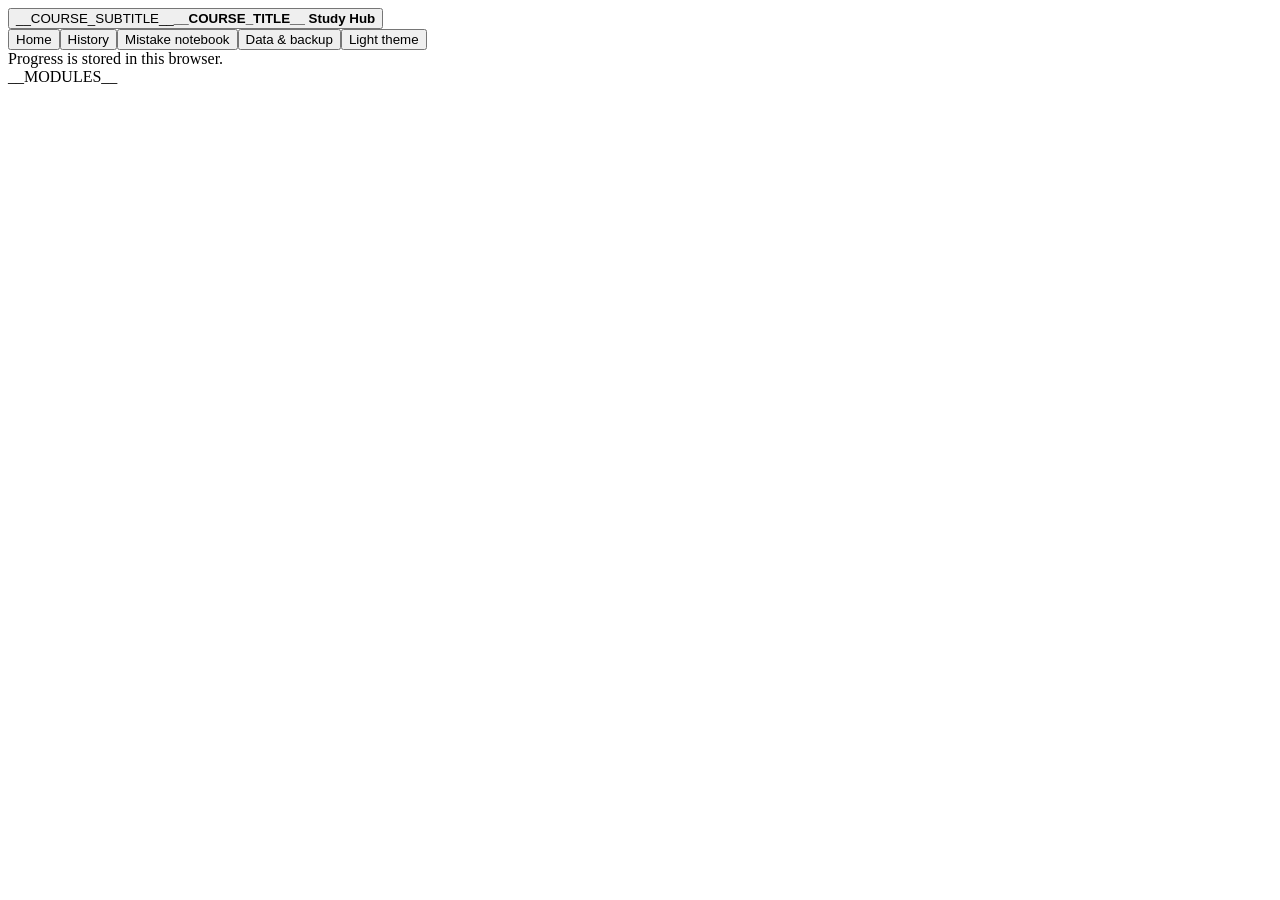
<file: skills/study-studio-en/assets/study-hub/hub_template.html>
<!doctype html><html lang="en"><head><meta charset="utf-8"><meta name="viewport" content="width=device-width,initial-scale=1"><meta name="description" content="__DESCRIPTION__"><title>__DOCUMENT_TITLE__</title><style>__CSS__</style></head><body>
<header class="hub-header"><button class="hub-brand" id="hub-brand" aria-label="__HOME_LABEL__"><span>__COURSE_SUBTITLE__</span><strong>__COURSE_TITLE__ Study Hub</strong></button><nav class="hub-nav" aria-label="Main navigation"><button id="nav-home">Home</button><button id="nav-history">History</button><button id="nav-mistakes">Mistake notebook</button><button id="nav-data">Data &amp; backup</button><button id="hub-theme" aria-pressed="false">Light theme</button></nav></header>
<div id="hub-warning" class="hub-warning" role="status" hidden></div><main id="hub-view" class="hub-main" tabindex="-1"></main><footer class="hub-storage" id="hub-storage">Progress is stored in this browser.</footer><div id="hub-toast" class="hub-toast" role="status" aria-live="polite" hidden></div>
<dialog class="hub-dialog" id="hub-dialog" aria-labelledby="hub-dialog-title"><h2 id="hub-dialog-title"></h2><p id="hub-dialog-message"></p><div class="hub-actions" id="hub-dialog-actions"></div></dialog><input id="hub-import-file" type="file" accept="application/json,.json" hidden><input id="hub-import-history-file" type="file" accept="text/html,.html,.htm" hidden>
<script type="application/json" id="hub-content">__DATA__</script><script>window.HubModules={};</script>__MODULES__<script>__APP__</script></body></html>
</file>
<file: docs/assets/site.css>
:root{--paper:#f5f1e8;--ink:#153d3b;--muted:#5e6b64;--line:#d6d8cd;--accent:#b84f2b;--white:#fffcf6}*{box-sizing:border-box}html{scroll-behavior:smooth;scroll-padding-top:100px}body{margin:0;background:var(--paper);color:var(--ink);font-family:Arial,"Microsoft YaHei",sans-serif;font-size:16px;line-height:1.6}a{color:inherit;text-decoration:none}button,a{-webkit-tap-highlight-color:transparent}a:focus-visible,video:focus-visible{outline:3px solid var(--accent);outline-offset:5px}img{display:block;max-width:100%;height:auto}h1,h2,h3,p{margin-top:0}h1,h2{font-family:Georgia,"Noto Serif CJK SC","SimSun",serif;font-weight:400;letter-spacing:-.045em;line-height:1.08}h1{font-size:clamp(42px,4.6vw,76px);margin-bottom:25px}h2{font-size:clamp(34px,3.4vw,52px);margin-bottom:22px}h3{font-size:23px;letter-spacing:-.025em;line-height:1.3}.topbar{max-width:1440px;margin:0 auto;padding:22px 5%;display:flex;justify-content:space-between;align-items:center;border-bottom:1px solid var(--line);gap:25px}.brand{display:flex;align-items:center;gap:12px;line-height:1.2;font-size:13px;letter-spacing:.03em}.brand b{display:block;font-size:18px;letter-spacing:-.02em}.brand-mark{background:var(--ink);color:var(--paper);width:43px;height:43px;border-radius:50%;font:bold 35px/40px Georgia;text-align:center}.topbar nav{display:flex;gap:26px;align-items:center;font-size:13px;font-weight:600}.language{border-left:1px solid var(--line);padding-left:24px}.nav-github{background:var(--ink);color:var(--paper);padding:10px 16px;border-radius:6px}main{max-width:1440px;margin:auto}.hero{padding:70px 5% 52px;display:grid;grid-template-columns:1fr 1.08fr;gap:50px;align-items:center}.eyebrow{font-size:11px;font-weight:700;letter-spacing:.16em;color:var(--accent);margin-bottom:20px}.lede{font-size:17px;line-height:1.75;max-width:530px;color:var(--muted);margin-bottom:28px}.actions{display:flex;gap:12px;flex-wrap:wrap}.button{display:inline-flex;align-items:center;justify-content:center;font-size:13px;font-weight:700;padding:14px 21px;border-radius:6px;min-height:48px;gap:16px}.primary{background:var(--ink);color:var(--white);border:1px solid var(--ink)}.secondary{border:1px solid #bbc3b8}.button:hover,.nav-github:hover{transform:translateY(-2px);box-shadow:0 5px 15px #153d3b14}.hero-art{margin:0;transform:rotate(-1deg)}.hero-art img{border-radius:12px;box-shadow:0 24px 45px #123f3c1a}.hero-art figcaption{text-align:right;font-size:9px;letter-spacing:.15em;margin-top:13px;color:var(--muted)}.qualities{padding:18px 5%;border-top:1px solid var(--line);border-bottom:1px solid var(--line);display:flex;justify-content:space-around;gap:20px;color:var(--muted);font-size:12px;letter-spacing:.04em}.qualities span:before{content:'✦';color:var(--accent);margin-right:12px}.section{padding:70px 5%;border-bottom:1px solid var(--line)}.section-heading{display:grid;grid-template-columns:1.2fr 1fr;gap:70px;align-items:end;margin-bottom:28px}.section-heading p:not(.eyebrow){color:var(--muted);font-size:15px;max-width:470px}.section-heading h2{margin-bottom:12px}.tool-grid{display:grid;grid-template-columns:repeat(3,1fr);gap:20px}.tool-card{display:flex;flex-direction:column;background:var(--white);padding:30px;border:1px solid var(--line);border-radius:9px;transition:transform .2s,border-color .2s}.tool-card:hover{transform:translateY(-4px);border-color:var(--accent)}.card-no{display:block;color:var(--accent);font-family:Georgia,serif;font-style:italic;font-size:26px;margin-bottom:30px}.tool-card p{font-size:14px;color:var(--muted);flex:1}.text-link{border-top:1px solid var(--line);padding-top:20px;font-size:12px;font-weight:700;display:flex;justify-content:space-between}.text-link b{font-size:19px}.metrics{display:grid;grid-template-columns:repeat(4,1fr);margin:35px 0 0;text-align:center}.metrics div{border-right:1px solid var(--line);display:flex;flex-direction:column}.metrics div:last-child{border:0}.metrics strong{font:42px Georgia,serif}.metrics span{font-size:11px;color:var(--muted);margin-top:6px}.watch{display:grid;grid-template-columns:.75fr 1.25fr;gap:50px;align-items:center;background:#e8ece1}.watch-copy p:not(.eyebrow){color:var(--muted);font-size:14px}.watch-links{display:flex;flex-direction:column;gap:10px;font-size:12px;font-weight:700}.watch-links a:hover{text-decoration:underline}.video-frame{position:relative;border:8px solid var(--ink);border-radius:12px;background:var(--ink);box-shadow:0 20px 30px #153d3b14}.video-frame video{width:100%;display:block;aspect-ratio:16/9;object-fit:contain;border-radius:4px}.video-tag{display:block;font-size:9px;letter-spacing:.14em;color:var(--paper);padding:9px 5px 4px}.steps{display:grid;grid-template-columns:repeat(4,1fr);gap:28px;margin-top:38px}.steps article{border-top:2px solid var(--ink);padding-top:20px}.step-no{display:block;font-size:11px;color:var(--accent);letter-spacing:.1em;margin-bottom:25px}.steps h3{font-size:19px}.steps p{font-size:13px;color:var(--muted)}.shelf{background:var(--white)}.resource-grid{display:grid;grid-template-columns:1fr 1fr;gap:0 45px;margin-top:30px}.resource-grid a{border-bottom:1px solid var(--line);padding:20px 0;display:flex;justify-content:space-between;gap:15px;font-size:15px}.resource-grid a:hover span{text-decoration:underline;text-decoration-color:var(--accent);text-underline-offset:5px}.resource-grid small{font-size:10px;letter-spacing:.1em;color:var(--accent)}.install-grid{display:grid;grid-template-columns:1fr 1fr;gap:20px}.install-grid article{min-width:0;border:1px solid var(--line);border-radius:8px;padding:26px;background:#ffffff45}.install-grid .card-no{margin-bottom:16px}.install-grid h3{font-size:20px}.install-grid p{font-size:13px;color:var(--muted);overflow-wrap:anywhere}pre{white-space:pre-wrap;overflow-wrap:anywhere;font-size:11px;line-height:1.7;background:#e9ece3;border-radius:5px;padding:17px;color:#204541;margin-bottom:0}code{font-family:Consolas,"Courier New",monospace}.zip-links{display:flex;gap:20px;flex-wrap:wrap;margin-top:22px;font-size:13px;font-weight:700}.zip-links a{text-decoration:underline;text-underline-offset:5px}.small{font-size:11px!important;margin-top:12px}.guide-link{display:inline-block;margin-top:25px;font-size:13px;border-bottom:1px solid var(--accent);padding-bottom:3px}.records{margin:50px 5%;border:1px solid var(--line);border-radius:8px;display:flex;align-items:center;gap:28px;padding:30px}.records h2{font-size:30px;margin-bottom:12px}.records p{margin:0;max-width:740px;color:var(--muted);font-size:13px}.records .button{flex-shrink:0}.record-symbol{font:50px Georgia;color:var(--accent)}footer{max-width:1440px;margin:0 auto;padding:24px 5% 32px;display:flex;gap:25px;justify-content:space-between;border-top:1px solid var(--line);color:var(--muted);font-size:11px}footer p{margin:0}footer div{display:flex;gap:20px}footer a:hover{text-decoration:underline}.skip{position:absolute;left:10px;top:-100px;background:var(--ink);color:white;padding:10px;z-index:10}.skip:focus{top:10px}
@media(max-width:1000px){.topbar nav{gap:15px}.hero{gap:25px;padding-top:45px}.hero h1{font-size:48px}.section-heading{gap:30px}.tool-card{padding:22px}.watch{gap:25px}.steps{gap:20px}.records{flex-wrap:wrap}.record-symbol{display:none}.qualities{font-size:11px}}
@media(max-width:720px){.topbar{padding:18px 5%;align-items:flex-start;gap:15px;flex-wrap:wrap}.topbar nav{width:100%;gap:18px;justify-content:space-between;font-size:11px}.language{padding-left:15px}.nav-github{padding:7px 10px}.brand b{font-size:17px}.hero{grid-template-columns:1fr;padding-top:40px;gap:35px}.hero h1{font-size:44px;line-height:1.1}.hero-copy{max-width:600px}.hero-art{transform:none}.qualities{display:grid;grid-template-columns:1fr 1fr;gap:12px}.section{padding:45px 5%}.section-heading{grid-template-columns:1fr;gap:5px}.section-heading p:not(.eyebrow){margin-bottom:8px}.tool-grid{grid-template-columns:1fr}.tool-card{padding:23px}.card-no{margin-bottom:18px}.tool-card h3{margin-bottom:10px}.metrics{margin-top:30px;gap:10px}.metrics strong{font-size:32px}.metrics span{font-size:9px}.watch{grid-template-columns:1fr;gap:25px}.steps{grid-template-columns:1fr 1fr}.steps h3{font-size:18px}.resource-grid{grid-template-columns:1fr}.install-grid{grid-template-columns:1fr}.records{padding:23px;margin:30px 5%}.records h2{font-size:28px}footer{flex-direction:column;gap:14px}footer div{flex-wrap:wrap}.lede{font-size:15px}h2{font-size:35px}.eyebrow{font-size:10px}}
@media(prefers-reduced-motion:reduce){html{scroll-behavior:auto}*{transition:none!important}.button:hover,.tool-card:hover,.nav-github:hover{transform:none}}
html[lang="zh-CN"] .hero h1{font-size:clamp(36px,4vw,64px);letter-spacing:.01em}
@media(max-width:720px){.topbar nav{gap:12px}.topbar nav a{white-space:nowrap}.language{padding-left:12px}}
@media(max-width:400px){html[lang="zh-CN"] .hero h1{font-size:34px}}
</file>
